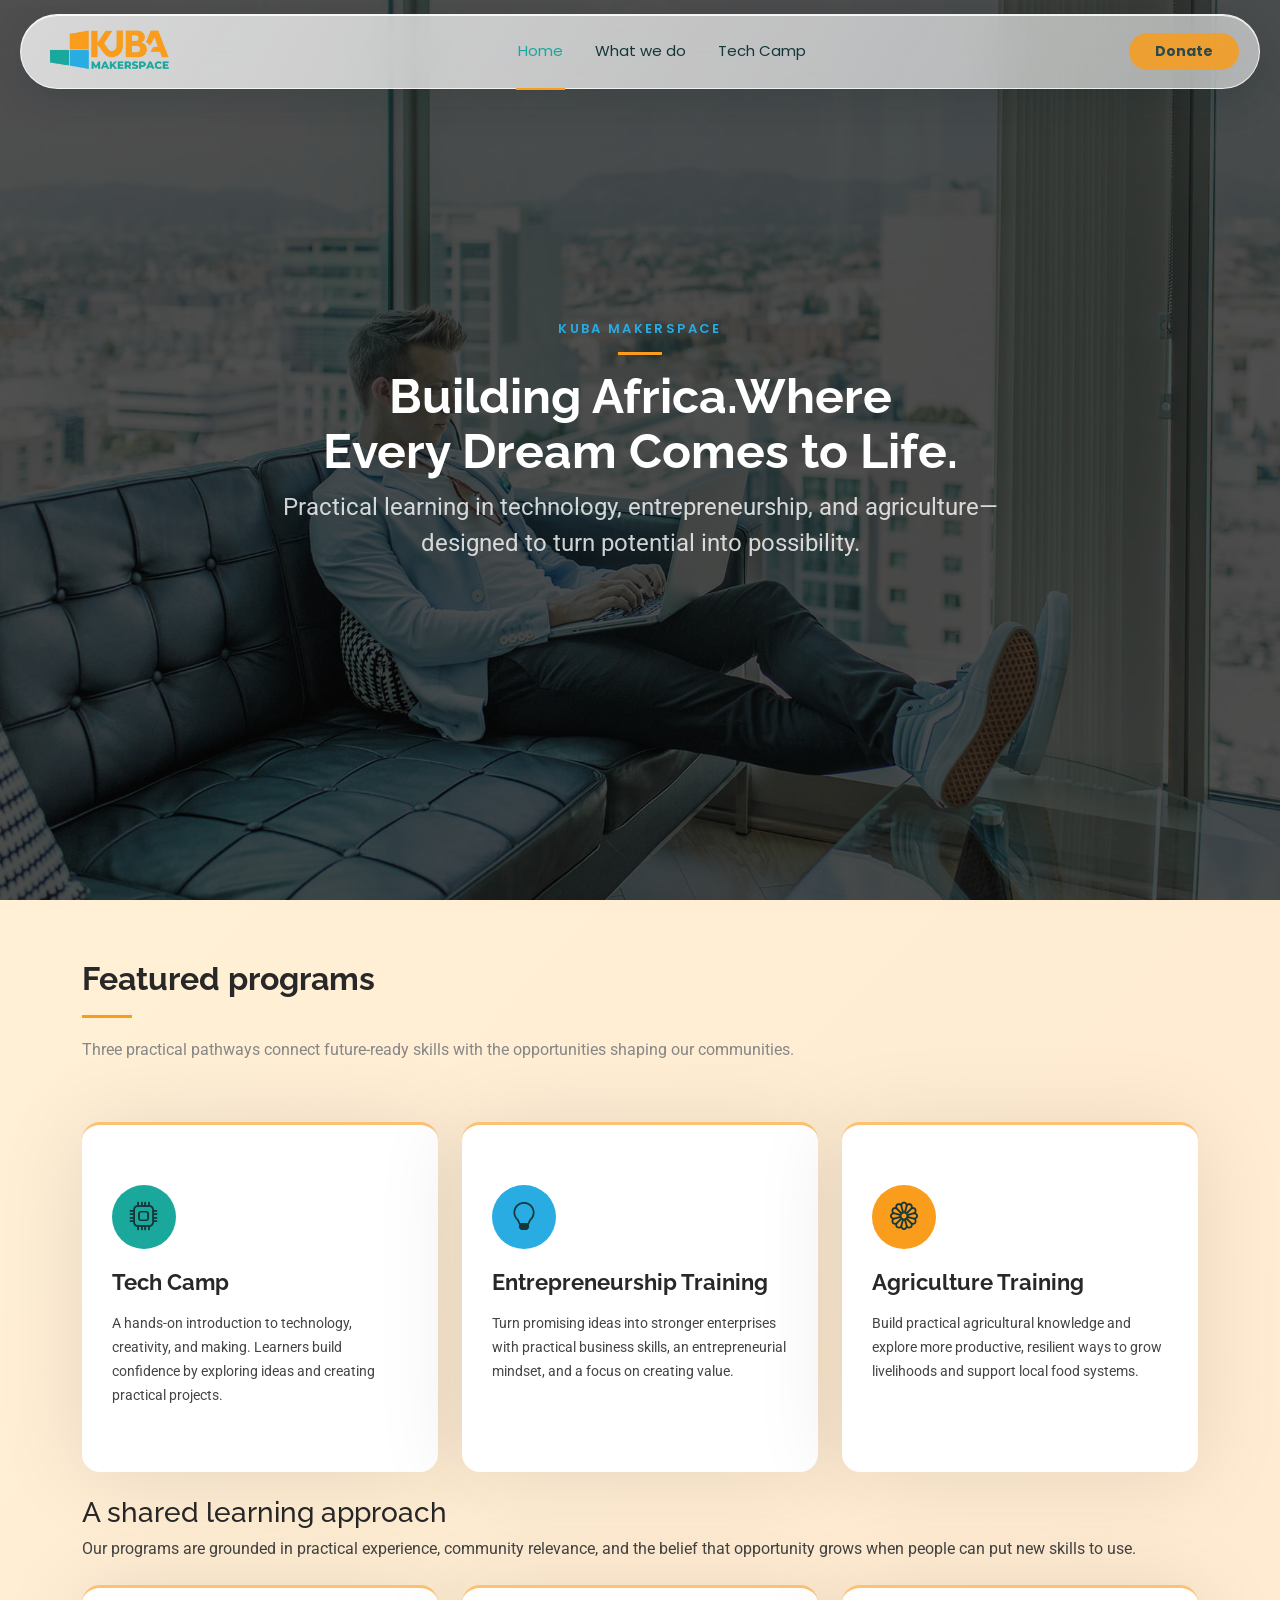
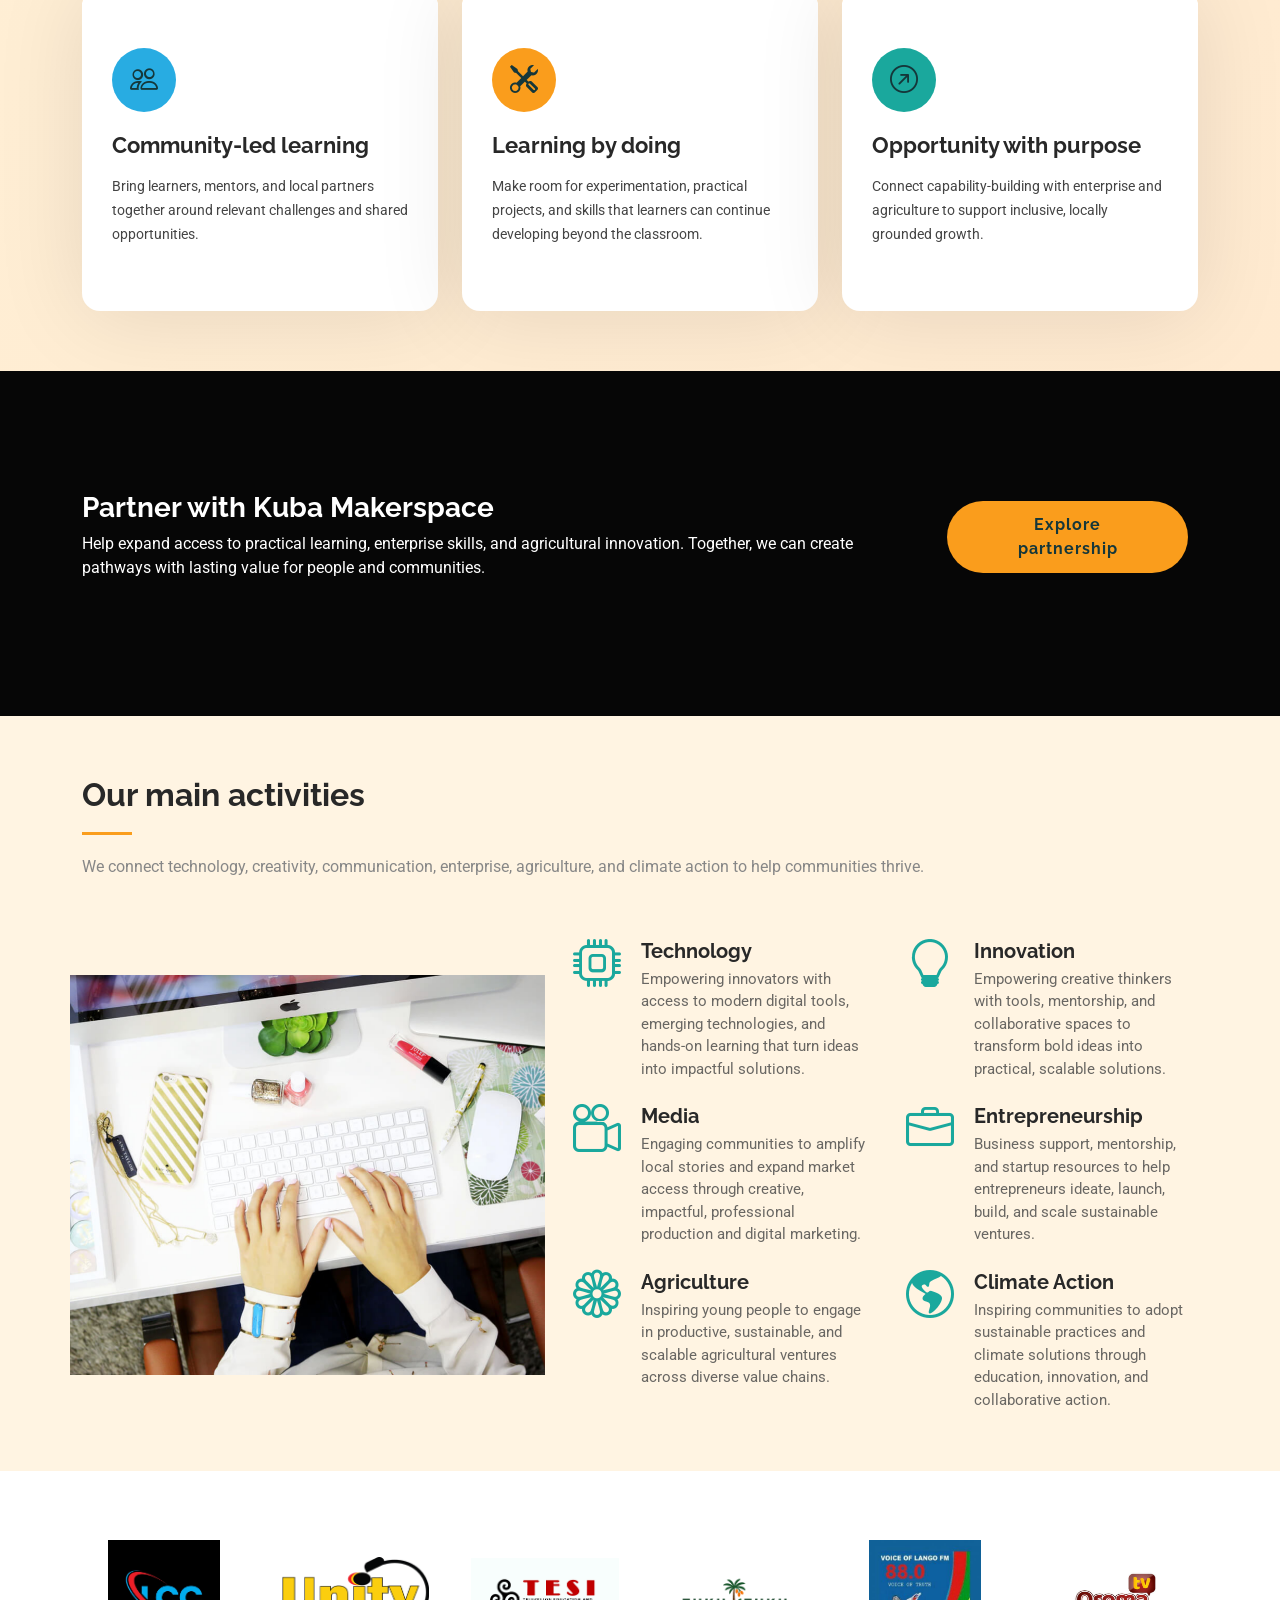
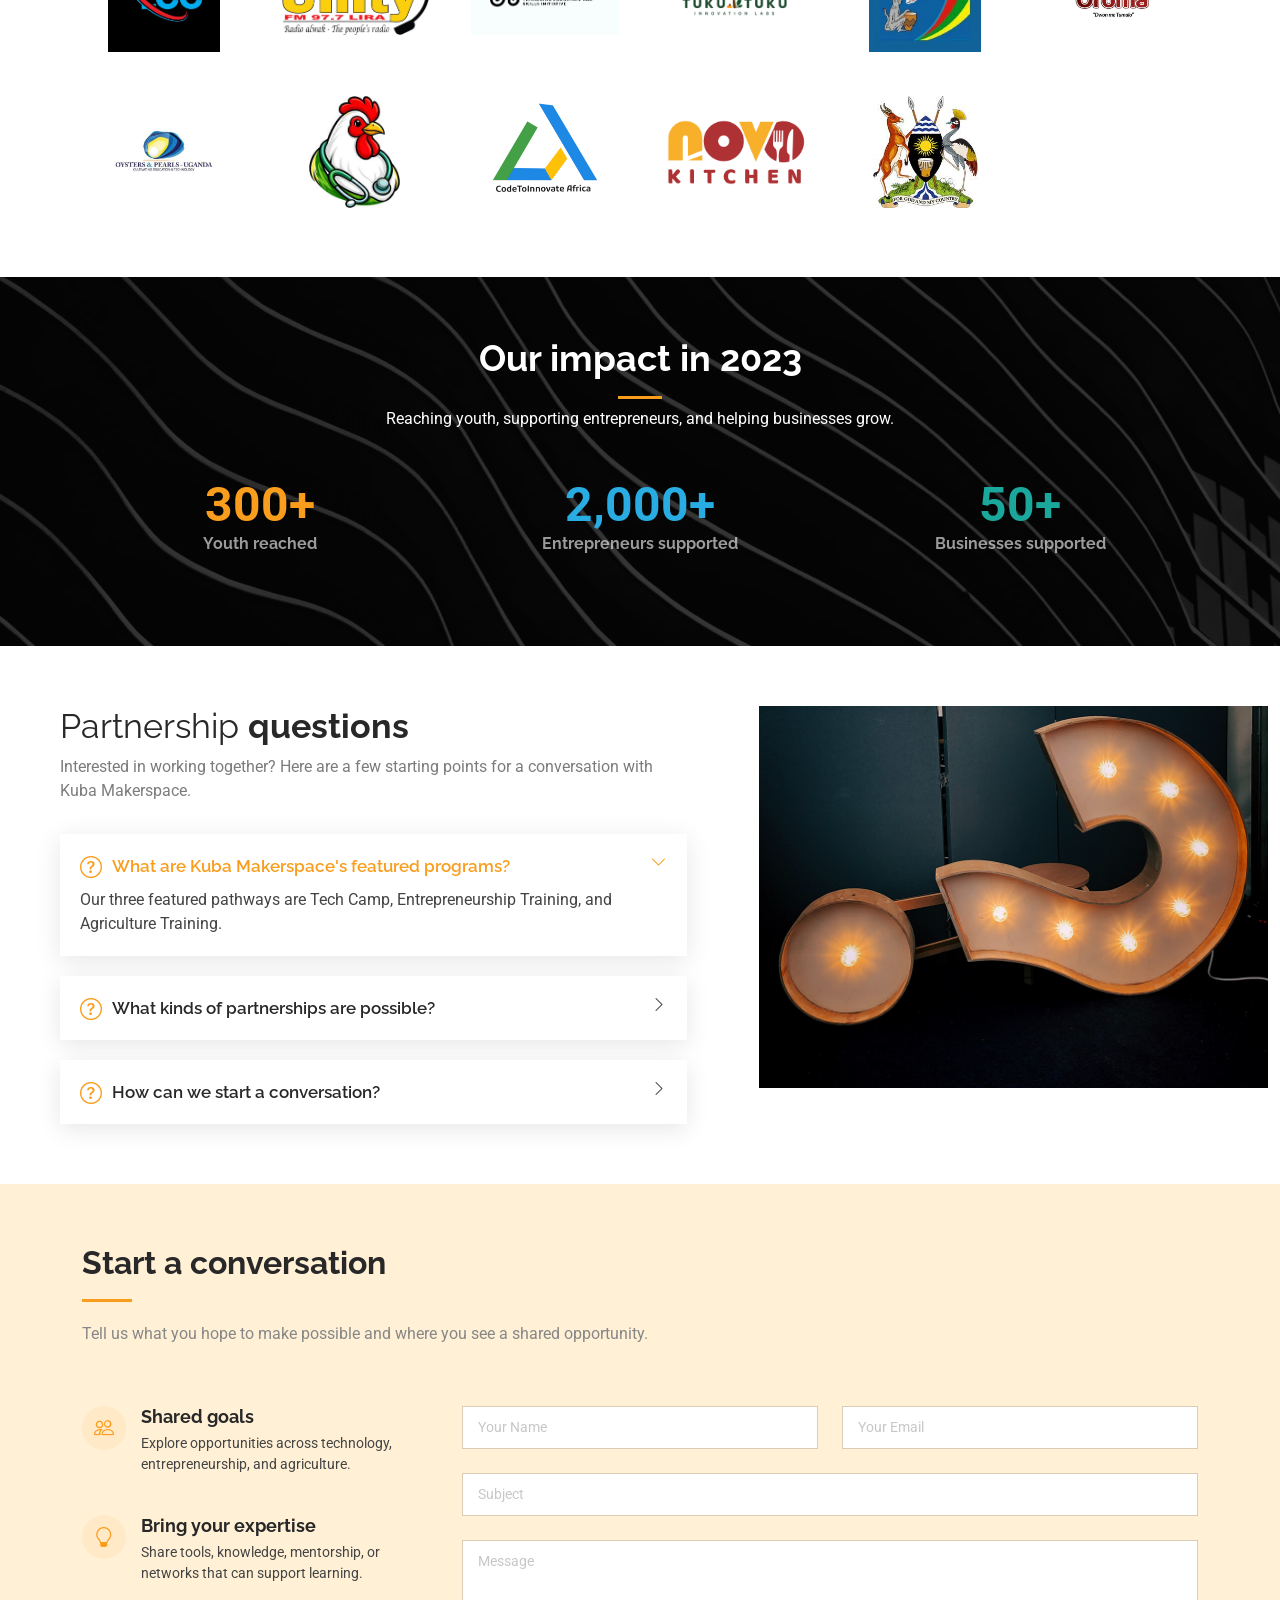
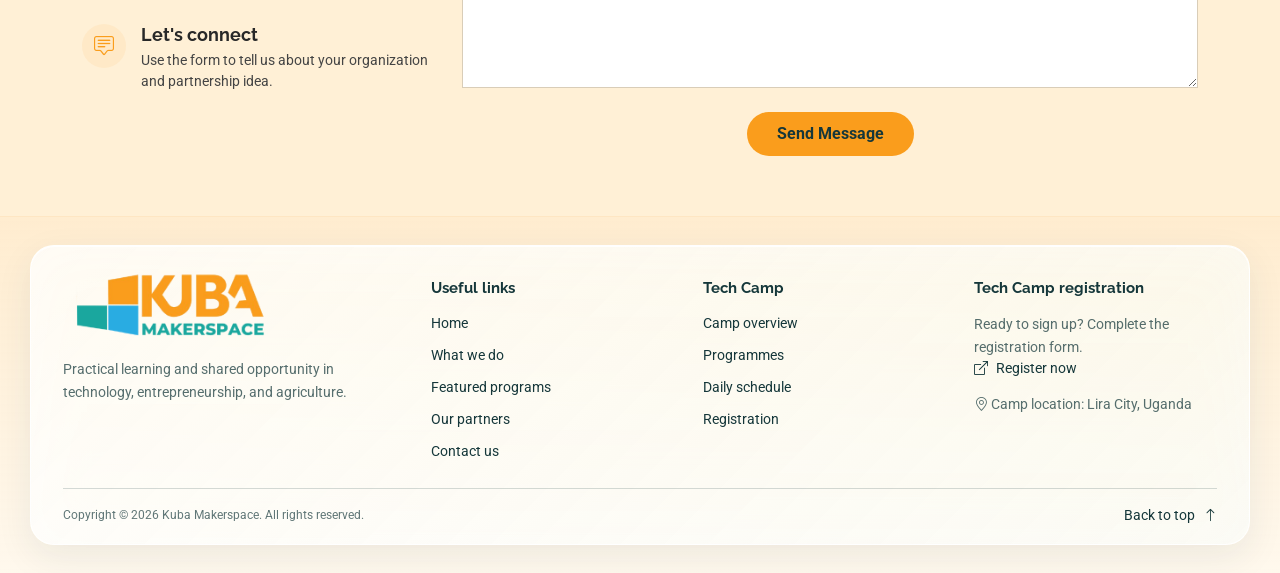
<file: index.html>
<!DOCTYPE html>
<html lang="en">

<head>
  <meta charset="utf-8">
  <meta content="width=device-width, initial-scale=1.0" name="viewport">
  <title>Kuba Makerspace | Tech, Enterprise &amp; Agriculture Skills</title>
  <meta name="description" content="Kuba Makerspace offers hands-on training in technology, entrepreneurship, and agriculture, helping communities build practical skills and enterprise.">
  <meta property="og:type" content="website">
  <meta property="og:locale" content="en_UG">
  <meta property="og:title" content="Kuba Makerspace | Tech, Enterprise &amp; Agriculture Skills">
  <meta property="og:description" content="Build practical skills in technology, entrepreneurship, and agriculture through hands-on learning, enterprise training, and community programmes.">
  <meta name="twitter:card" content="summary">
  <meta name="twitter:title" content="Kuba Makerspace">
  <meta name="twitter:description" content="Practical skills in technology, entrepreneurship, and agriculture through hands-on learning and enterprise training.">
  <script type="application/ld+json">
    {
      "@context": "https://schema.org",
      "@type": "EducationalOrganization",
      "name": "Kuba Makerspace",
      "description": "Kuba Makerspace supports practical learning and skills development in technology, entrepreneurship, and agriculture."
    }
  </script>

  <!-- Fonts -->
  <link href="https://fonts.googleapis.com" rel="preconnect">
  <link href="https://fonts.gstatic.com" rel="preconnect" crossorigin>
  <link href="https://fonts.googleapis.com/css2?family=Roboto:ital,wght@0,100;0,300;0,400;0,500;0,700;0,900;1,100;1,300;1,400;1,500;1,700;1,900&family=Poppins:ital,wght@0,100;0,200;0,300;0,400;0,500;0,600;0,700;0,800;0,900;1,100;1,200;1,300;1,400;1,500;1,600;1,700;1,800;1,900&family=Raleway:ital,wght@0,100;0,200;0,300;0,400;0,500;0,600;0,700;0,800;0,900;1,100;1,200;1,300;1,400;1,500;1,600;1,700;1,800;1,900&display=swap" rel="stylesheet">

  <!-- Vendor CSS Files -->
  <link href="assets/vendor/bootstrap/css/bootstrap.min.css" rel="stylesheet">
  <link href="assets/vendor/bootstrap-icons/bootstrap-icons.css" rel="stylesheet">
  <link href="assets/vendor/aos/aos.css" rel="stylesheet">
  <link href="assets/vendor/glightbox/css/glightbox.min.css" rel="stylesheet">
  <link href="assets/vendor/swiper/swiper-bundle.min.css" rel="stylesheet">

  <!-- Main CSS File -->
  <link href="assets/css/main.css?v=8" rel="stylesheet">
  <link href="assets/css/home.css?v=9" rel="stylesheet">

 
</head>

<body class="index-page">

  <header id="header" class="header d-flex align-items-center fixed-top">
    <div class="container position-relative d-flex align-items-center justify-content-between">

      <a href="index.html" class="logo d-flex align-items-center me-auto me-xl-0">
        <img src="assets/img/Logo/kubalogo.png?v=2" alt="Kuba Makerspace" class="brand-logo">
      </a>

      <nav id="navmenu" class="navmenu">
        <ul>
          <li><a href="#hero" class="active">Home</a></li>
          <li><a href="#features">What we do</a></li>
          <li><a href="blog.html">Tech Camp</a></li>
        </ul>
        <i class="mobile-nav-toggle d-xl-none bi bi-list"></i>
      </nav>

      <button class="cta-btn" type="button" disabled aria-label="Donate (donation link coming soon)">Donate</button>

    </div>
  </header>

  <main class="main">

    <!-- Hero Section -->
    <section id="hero" class="hero section dark-background">

      <img src="assets/img/hero-bg.jpg" alt="" data-aos="fade-in">

      <div class="container d-flex flex-column align-items-center text-center">
        <p class="hero-eyebrow" data-aos="fade-up" data-aos-delay="50">KUBA MAKERSPACE</p>
        <h2 data-aos="fade-up" data-aos-delay="100">Building Africa.Where Every Dream Comes to Life.</h2>
        <p data-aos="fade-up" data-aos-delay="200">
          Practical learning in technology, entrepreneurship, and agriculture—designed to turn potential into possibility.
        </p>
        
      </div>

    </section><!-- /Hero Section -->

  

    <!-- Services Section -->
    <section id="services" class="services section">

      <!-- Section Title -->
      <div class="container section-title" data-aos="fade-up">
        <h2>Featured programs</h2>
        <p>Three practical pathways connect future-ready skills with the opportunities shaping our communities.</p>
      </div><!-- End Section Title -->

      <div class="container">

        <div class="row gy-4">

          <div class="col-lg-4 col-md-6" data-aos="fade-up" data-aos-delay="100">
            <div class="service-item  position-relative">
              <div class="icon">
                <i class="bi bi-cpu"></i>
              </div>
              <a href="blog.html" class="stretched-link">
                <h3>Tech Camp</h3>
              </a>
              <p>A hands-on introduction to technology, creativity, and making. Learners build confidence by exploring ideas and creating practical projects.</p>
            </div>
          </div><!-- End Service Item -->

          <div class="col-lg-4 col-md-6" data-aos="fade-up" data-aos-delay="200">
            <div class="service-item position-relative">
              <div class="icon">
                <i class="bi bi-lightbulb"></i>
              </div>
              <a href="#" class="stretched-link">
                <h3>Entrepreneurship Training</h3>
              </a>
              <p>Turn promising ideas into stronger enterprises with practical business skills, an entrepreneurial mindset, and a focus on creating value.</p>
            </div>
          </div><!-- End Service Item -->

          <div class="col-lg-4 col-md-6" data-aos="fade-up" data-aos-delay="300">
            <div class="service-item position-relative">
              <div class="icon">
                <i class="bi bi-flower1"></i>
              </div>
              <a href="#" class="stretched-link">
                <h3>Agriculture Training</h3>
              </a>
              <p>Build practical agricultural knowledge and explore more productive, resilient ways to grow livelihoods and support local food systems.</p>
            </div>
          </div><!-- End Service Item -->

          <div class="col-12 mt-4">
            <h3 class="mb-2">A shared learning approach</h3>
            <p class="mb-0">Our programs are grounded in practical experience, community relevance, and the belief that opportunity grows when people can put new skills to use.</p>
          </div>

          <div class="col-lg-4 col-md-6" data-aos="fade-up" data-aos-delay="400">
            <div class="service-item position-relative">
              <div class="icon">
                <i class="bi bi-people"></i>
              </div>
              <a href="#" class="stretched-link">
                <h3>Community-led learning</h3>
              </a>
              <p>Bring learners, mentors, and local partners together around relevant challenges and shared opportunities.</p>
              <a href="#" class="stretched-link"></a>
            </div>
          </div><!-- End Service Item -->

          <div class="col-lg-4 col-md-6" data-aos="fade-up" data-aos-delay="500">
            <div class="service-item position-relative">
              <div class="icon">
                <i class="bi bi-tools"></i>
              </div>
              <a href="#" class="stretched-link">
                <h3>Learning by doing</h3>
              </a>
              <p>Make room for experimentation, practical projects, and skills that learners can continue developing beyond the classroom.</p>
              <a href="#" class="stretched-link"></a>
            </div>
          </div><!-- End Service Item -->

          <div class="col-lg-4 col-md-6" data-aos="fade-up" data-aos-delay="600">
            <div class="service-item position-relative">
              <div class="icon">
                <i class="bi bi-arrow-up-right-circle"></i>
              </div>
              <a href="#" class="stretched-link">
                <h3>Opportunity with purpose</h3>
              </a>
              <p>Connect capability-building with enterprise and agriculture to support inclusive, locally grounded growth.</p>
              <a href="#" class="stretched-link"></a>
            </div>
          </div><!-- End Service Item -->

        </div>

      </div>

    </section><!-- /Services Section -->

    <!-- Call To Action Section -->
    <section id="call-to-action" class="call-to-action section dark-background">

      <img src="assets/img/cta-bg.jpg" alt="">

      <div class="container">

        <div class="row" data-aos="zoom-in" data-aos-delay="100">
          <div class="col-xl-9 text-center text-xl-start">
            <h3>Partner with Kuba Makerspace</h3>
            <p>Help expand access to practical learning, enterprise skills, and agricultural innovation. Together, we can create pathways with lasting value for people and communities.</p>
          </div>
          <div class="col-xl-3 cta-btn-container text-center">
            <a class="cta-btn align-middle" href="#">Explore partnership</a>
          </div>
        </div>

      </div>

    </section><!-- /Call To Action Section -->

    <!-- Features Section -->
    <section id="features" class="features section">

      <div class="container section-title" data-aos="fade-up">
        <h2>Our main activities</h2>
        <p>We connect technology, creativity, communication, enterprise, agriculture, and climate action to help communities thrive.</p>
      </div>

      <div class="container">

        <div class="row gy-4 align-items-center">

          <div class="features-image col-lg-5 order-lg-1" data-aos="fade-up" data-aos-delay="100"><img src="assets/img/features-bg.jpg" alt=""></div>

          <div class="col-lg-7 order-lg-2">
            <div class="row gy-4">

              <div class="col-md-6" data-aos="fade-up" data-aos-delay="200">
                <div class="features-item d-flex ps-0 ps-lg-3">
                  <i class="bi bi-cpu flex-shrink-0"></i>
                  <div>
                    <h4>Technology</h4>
                    <p>Empowering innovators with access to modern digital tools, emerging technologies, and hands-on learning that turn ideas into impactful solutions.</p>
                  </div>
                </div>
              </div>

              <div class="col-md-6" data-aos="fade-up" data-aos-delay="250">
                <div class="features-item d-flex ps-0 ps-lg-3">
                  <i class="bi bi-lightbulb flex-shrink-0"></i>
                  <div>
                    <h4>Innovation</h4>
                    <p>Empowering creative thinkers with tools, mentorship, and collaborative spaces to transform bold ideas into practical, scalable solutions.</p>
                  </div>
                </div>
              </div>

              <div class="col-md-6" data-aos="fade-up" data-aos-delay="300">
                <div class="features-item d-flex ps-0 ps-lg-3">
                  <i class="bi bi-camera-reels flex-shrink-0"></i>
                  <div>
                    <h4>Media</h4>
                    <p>Engaging communities to amplify local stories and expand market access through creative, impactful, professional production and digital marketing.</p>
                  </div>
                </div>
              </div>

              <div class="col-md-6" data-aos="fade-up" data-aos-delay="350">
                <div class="features-item d-flex ps-0 ps-lg-3">
                  <i class="bi bi-briefcase flex-shrink-0"></i>
                  <div>
                    <h4>Entrepreneurship</h4>
                    <p>Business support, mentorship, and startup resources to help entrepreneurs ideate, launch, build, and scale sustainable ventures.</p>
                  </div>
                </div>
              </div>

              <div class="col-md-6" data-aos="fade-up" data-aos-delay="400">
                <div class="features-item d-flex ps-0 ps-lg-3">
                  <i class="bi bi-flower1 flex-shrink-0"></i>
                  <div>
                    <h4>Agriculture</h4>
                    <p>Inspiring young people to engage in productive, sustainable, and scalable agricultural ventures across diverse value chains.</p>
                  </div>
                </div>
              </div>

              <div class="col-md-6" data-aos="fade-up" data-aos-delay="450">
                <div class="features-item d-flex ps-0 ps-lg-3">
                  <i class="bi bi-globe-americas flex-shrink-0"></i>
                  <div>
                    <h4>Climate Action</h4>
                    <p>Inspiring communities to adopt sustainable practices and climate solutions through education, innovation, and collaborative action.</p>
                  </div>
                </div>
              </div>

            </div>
          </div>

        </div>

      </div>

    </section><!-- /Features Section -->

    <!-- Partners Section -->
    <section id="clients" class="clients section">

      <div class="container" data-aos="fade-up" data-aos-delay="100">

        <div class="clients-wrap">

          <div class="client-logo">
            <img src="assets/img/Logo/LCC logo.jpg" class="img-fluid" alt="LCC logo">
          </div><!-- End Logo Item -->

          <div class="client-logo">
            <img src="assets/img/Logo/Unity fm logo.png" class="img-fluid" alt="Unity FM logo">
          </div><!-- End Logo Item -->

          <div class="client-logo">
            <img src="assets/img/Logo/TESI Logo.png" class="img-fluid" alt="TESI logo">
          </div><!-- End Logo Item -->

          <div class="client-logo">
            <img src="assets/img/Logo/Tuku-Tuku Logo Full Color.png" class="img-fluid" alt="Tuku-Tuku logo">
          </div><!-- End Logo Item -->

          <div class="client-logo">
            <img src="assets/img/Logo/Voice of Lango Logo.jpeg" class="img-fluid" alt="Voice of Lango logo">
          </div><!-- End Logo Item -->

          <div class="client-logo">
            <img src="assets/img/Logo/Oroma tv.jpeg" class="img-fluid" alt="Oroma TV logo">
          </div><!-- End Logo Item -->

          <div class="client-logo">
            <img src="assets/img/Logo/O &amp; P Uganda.jpeg" class="img-fluid" alt="O and P Uganda logo">
          </div><!-- End Logo Item -->

          <div class="client-logo">
            <img src="assets/img/Logo/Smart Vet Africa.jpeg" class="img-fluid" alt="Smart Vet Africa logo">
          </div><!-- End Logo Item -->

          <div class="client-logo">
            <img src="assets/img/Logo/Code To Innovate.png" class="img-fluid" alt="Code To Innovate logo">
          </div><!-- End Logo Item -->

          <div class="client-logo">
            <img src="assets/img/Logo/Novo kitchen Logo.PNG" class="img-fluid" alt="Novo Kitchen logo">
          </div><!-- End Logo Item -->

          <div class="client-logo">
            <img src="assets/img/Logo/Cote of Arm.jpeg" class="img-fluid" alt="Coat of Arms logo">
          </div><!-- End Logo Item -->

          <!-- <div class="client-logo">
            <img src="assets/img/Logo/Black and White Modern Studio Logo.png" class="img-fluid" alt="Modern Studio logo">
          </div> -->
          <!-- End Logo Item -->

        </div>

      </div>

    </section><!-- /Partners Section -->

    <!-- Stats Section -->
    <section id="stats" class="stats section dark-background">

      <img src="assets/img/stats-bg.jpg" alt="" data-aos="fade-in">

      <div class="container position-relative" data-aos="fade-up" data-aos-delay="100">

        <div class="subheading">
          <h3>Our impact in 2023</h3>
          <p>Reaching youth, supporting entrepreneurs, and helping businesses grow.</p>
        </div>

        <div class="row gy-4">

          <div class="col-lg-4 col-md-6">
            <div class="stats-item text-center w-100 h-100">
              <span>300+</span>
              <p>Youth reached</p>
            </div>
          </div><!-- End Stats Item -->

          <div class="col-lg-4 col-md-6">
            <div class="stats-item text-center w-100 h-100">
              <span>2,000+</span>
              <p>Entrepreneurs supported</p>
            </div>
          </div><!-- End Stats Item -->

          <div class="col-lg-4 col-md-6">
            <div class="stats-item text-center w-100 h-100">
              <span>50+</span>
              <p>Businesses supported</p>
            </div>
          </div><!-- End Stats Item -->

        </div>

      </div>

    </section><!-- /Stats Section -->

   


    <!-- Faq Section -->
    <section id="faq" class="faq section">

      <div class="container-fluid">

        <div class="row gy-4">

          <div class="col-lg-7 d-flex flex-column justify-content-center order-2 order-lg-1">

            <div class="content px-xl-5" data-aos="fade-up" data-aos-delay="100">
              <h3><span>Partnership </span><strong>questions</strong></h3>
              <p>
                Interested in working together? Here are a few starting points for a conversation with Kuba Makerspace.
              </p>
            </div>

            <div class="faq-container px-xl-5" data-aos="fade-up" data-aos-delay="200">

              <div class="faq-item faq-active">
                <i class="faq-icon bi bi-question-circle"></i>
                <h3>What are Kuba Makerspace's featured programs?</h3>
                <div class="faq-content">
                  <p>Our three featured pathways are Tech Camp, Entrepreneurship Training, and Agriculture Training.</p>
                </div>
                <i class="faq-toggle bi bi-chevron-right"></i>
              </div><!-- End Faq item-->

              <div class="faq-item">
                <i class="faq-icon bi bi-question-circle"></i>
                <h3>What kinds of partnerships are possible?</h3>
                <div class="faq-content">
                  <p>Partners can explore contributing tools, expertise, mentorship, networks, or support for program development. The right approach depends on shared goals and community needs.</p>
                </div>
                <i class="faq-toggle bi bi-chevron-right"></i>
              </div><!-- End Faq item-->

              <div class="faq-item">
                <i class="faq-icon bi bi-question-circle"></i>
                <h3>How can we start a conversation?</h3>
                <div class="faq-content">
                  <p>Use the contact form below to introduce your organization, the opportunity you have in mind, and the program area you would like to explore.</p>
                </div>
                <div class="faq-content">
                 
                </div>
                <i class="faq-toggle bi bi-chevron-right"></i>
              </div><!-- End Faq item-->

            </div>

          </div>

          <div class="col-lg-5 order-1 order-lg-2">
            <img src="assets/img/faq.jpg" class="img-fluid" alt="" data-aos="zoom-in" data-aos-delay="100">
          </div>
        </div>

      </div>

    </section><!-- /Faq Section -->

 

    <!-- Contact Section -->
    <section id="contact" class="contact section light-background">

      <!-- Section Title -->
      <div class="container section-title" data-aos="fade-up">
        <h2>Start a conversation</h2>
        <p>Tell us what you hope to make possible and where you see a shared opportunity.</p>
      </div><!-- End Section Title -->

      <div class="container" data-aos="fade" data-aos-delay="100">

        <div class="row gy-4">

          <div class="col-lg-4">
            <div class="info-item d-flex" data-aos="fade-up" data-aos-delay="200">
              <i class="bi bi-people flex-shrink-0"></i>
              <div>
                <h3>Shared goals</h3>
                <p>Explore opportunities across technology, entrepreneurship, and agriculture.</p>
              </div>
            </div><!-- End Info Item -->

            <div class="info-item d-flex" data-aos="fade-up" data-aos-delay="300">
              <i class="bi bi-lightbulb flex-shrink-0"></i>
              <div>
                <h3>Bring your expertise</h3>
                <p>Share tools, knowledge, mentorship, or networks that can support learning.</p>
              </div>
            </div><!-- End Info Item -->

            <div class="info-item d-flex" data-aos="fade-up" data-aos-delay="400">
              <i class="bi bi-chat-square-text flex-shrink-0"></i>
              <div>
                <h3>Let's connect</h3>
                <p>Use the form to tell us about your organization and partnership idea.</p>
              </div>
            </div><!-- End Info Item -->

          </div>

          <div class="col-lg-8">
            <form action="forms/contact.php" method="post" class="php-email-form" data-aos="fade-up" data-aos-delay="200">
              <div class="row gy-4">

                <div class="col-md-6">
                  <input type="text" name="name" class="form-control" placeholder="Your Name" required="">
                </div>

                <div class="col-md-6 ">
                  <input type="email" class="form-control" name="email" placeholder="Your Email" required="">
                </div>

                <div class="col-md-12">
                  <input type="text" class="form-control" name="subject" placeholder="Subject" required="">
                </div>

                <div class="col-md-12">
                  <textarea class="form-control" name="message" rows="6" placeholder="Message" required=""></textarea>
                </div>

                <div class="col-md-12 text-center">
                  <div class="loading">Loading</div>
                  <div class="error-message"></div>
                  <div class="sent-message">Your message has been sent. Thank you!</div>

                  <button type="submit">Send Message</button>
                </div>

              </div>
            </form>
          </div><!-- End Contact Form -->

        </div>

      </div>

    </section><!-- /Contact Section -->

  </main>

  <footer id="footer" class="footer dark-background">
    <div class="container">
      <div class="footer-content">
        <div class="footer-brand">
          <img src="assets/img/Logo/kubalogo.png?v=2" alt="Kuba Makerspace" class="footer-brand-logo">
          <p>Practical learning and shared opportunity in technology, entrepreneurship, and agriculture.</p>
        </div>
        <div class="footer-column">
          <h4>Useful links</h4>
          <ul class="footer-links">
            <li><a href="index.html#hero">Home</a></li>
            <li><a href="index.html#features">What we do</a></li>
            <li><a href="index.html#services">Featured programs</a></li>
            <li><a href="index.html#clients">Our partners</a></li>
            <li><a href="index.html#contact">Contact us</a></li>
          </ul>
        </div>
        <div class="footer-column">
          <h4>Tech Camp</h4>
          <ul class="footer-links">
            <li><a href="blog.html#camp-hero">Camp overview</a></li>
            <li><a href="blog.html#programmes">Programmes</a></li>
            <li><a href="blog.html#daily-schedule">Daily schedule</a></li>
            <li><a href="blog.html#registration">Registration</a></li>
          </ul>
        </div>
        <div class="footer-column footer-contact">
          <h4>Tech Camp registration</h4>
          <p>Ready to sign up? Complete the registration form.</p>
          <a class="footer-register-link" href="https://bit.ly/3UTXqRL" target="_blank" rel="noopener noreferrer">
            <i class="bi bi-box-arrow-up-right" aria-hidden="true"></i> Register now
          </a>
          <p class="footer-location"><i class="bi bi-geo-alt" aria-hidden="true"></i> Camp location: Lira City, Uganda</p>
        </div>
      </div>
      <div class="footer-bottom">
        <p class="copyright">Copyright &copy; 2026 Kuba Makerspace. All rights reserved.</p>
        <a class="footer-back-to-top" href="index.html#hero">Back to top <i class="bi bi-arrow-up" aria-hidden="true"></i></a>
      </div>
    </div>
  </footer>

  <!-- Scroll Top -->
  <a href="#" id="scroll-top" class="scroll-top d-flex align-items-center justify-content-center"><i class="bi bi-arrow-up-short"></i></a>

  <!-- Preloader -->
  <div id="preloader"></div>

  <!-- Vendor JS Files -->
  <script src="assets/vendor/bootstrap/js/bootstrap.bundle.min.js"></script>
  <script src="assets/vendor/php-email-form/validate.js"></script>
  <script src="assets/vendor/aos/aos.js"></script>
  <script src="assets/vendor/glightbox/js/glightbox.min.js"></script>
  <script src="assets/vendor/purecounter/purecounter_vanilla.js"></script>
  <script src="assets/vendor/imagesloaded/imagesloaded.pkgd.min.js"></script>
  <script src="assets/vendor/isotope-layout/isotope.pkgd.min.js"></script>
  <script src="assets/vendor/swiper/swiper-bundle.min.js"></script>

  <!-- Main JS File -->
  <script src="assets/js/main.js"></script>

</body>

</html>
</file>
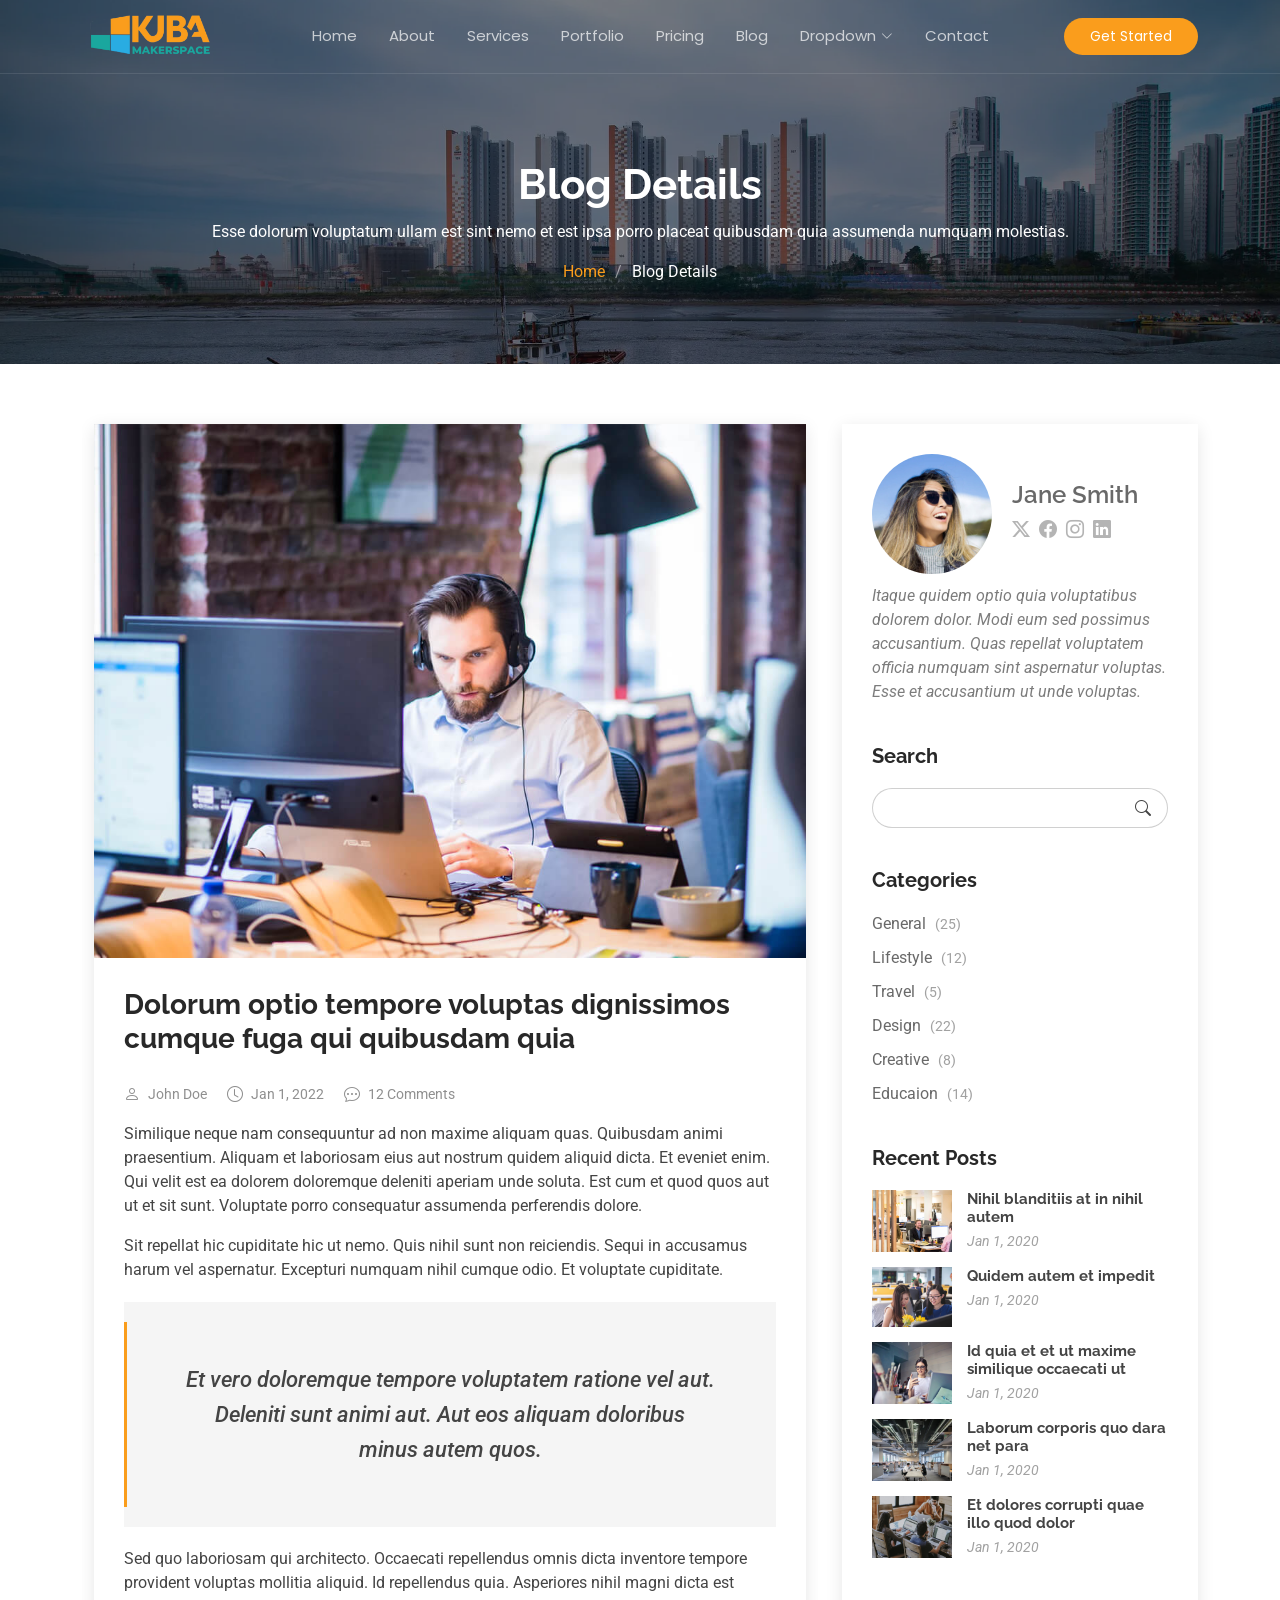
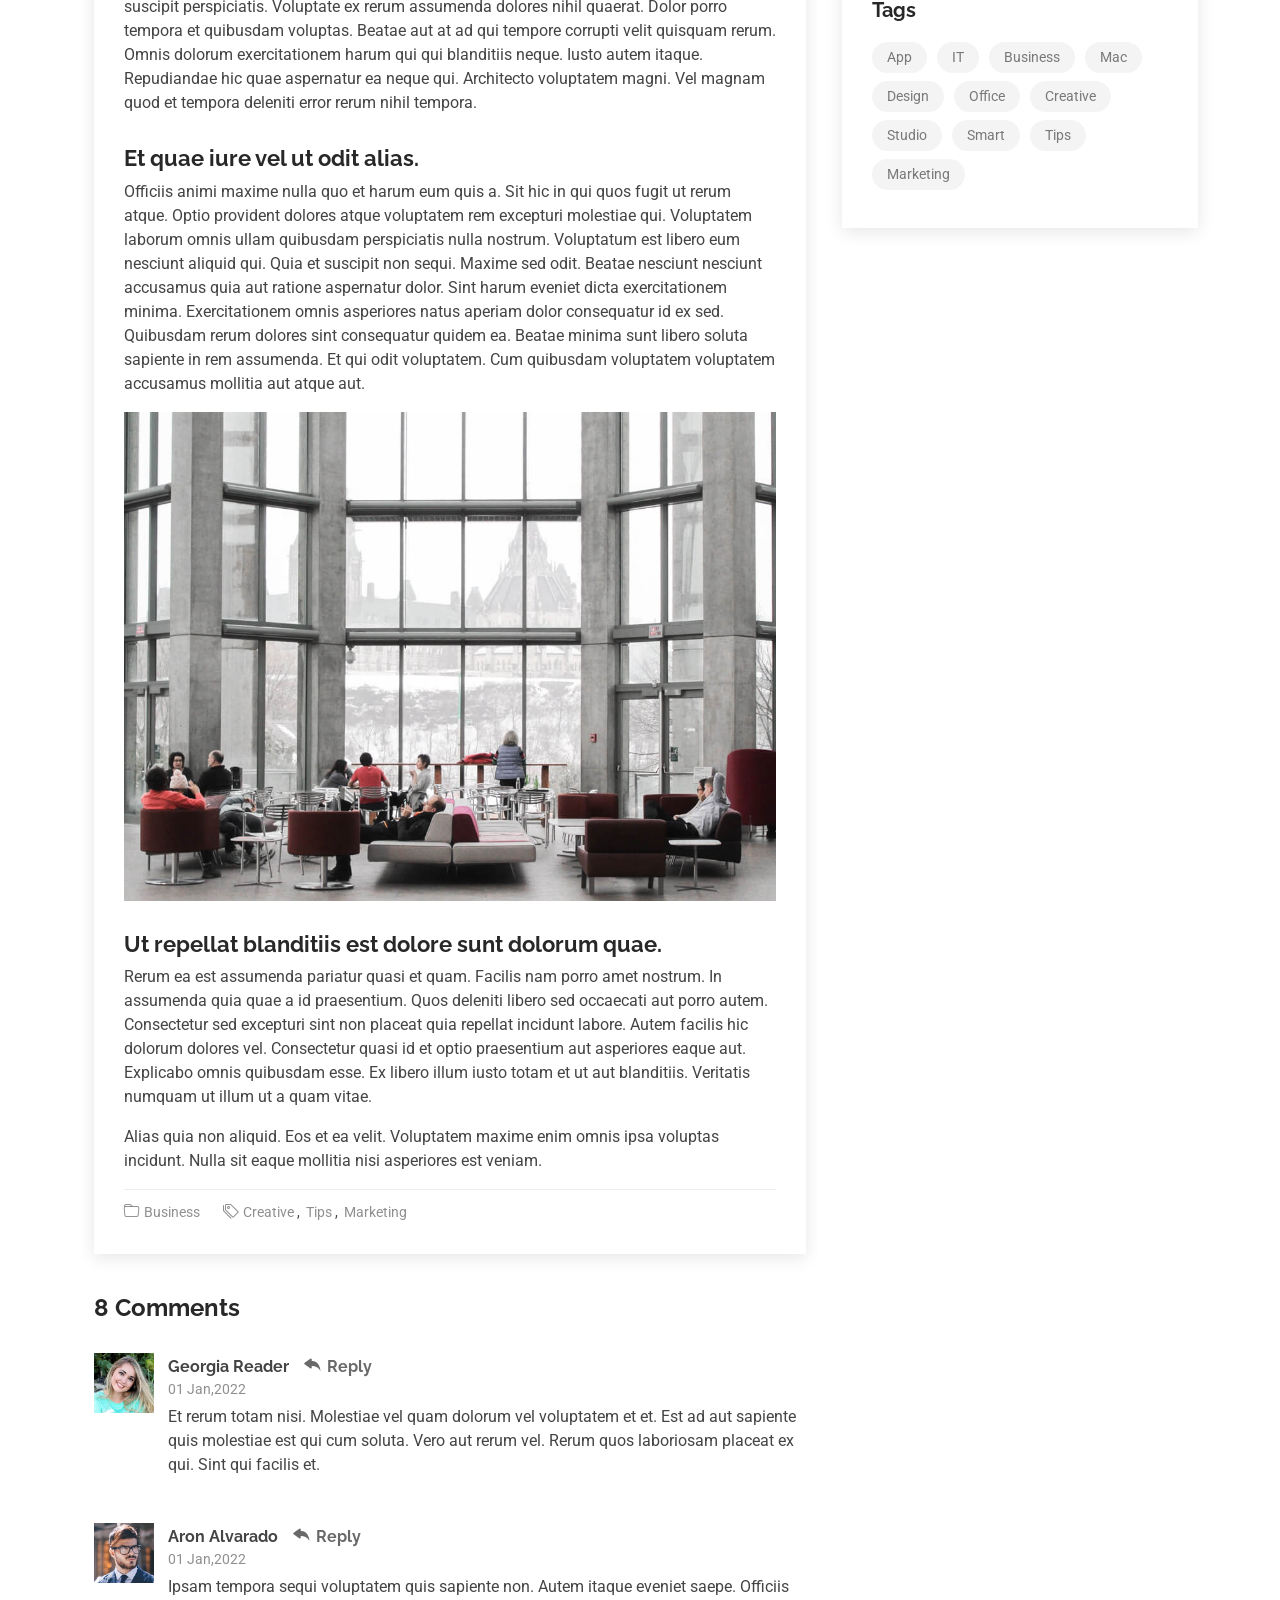
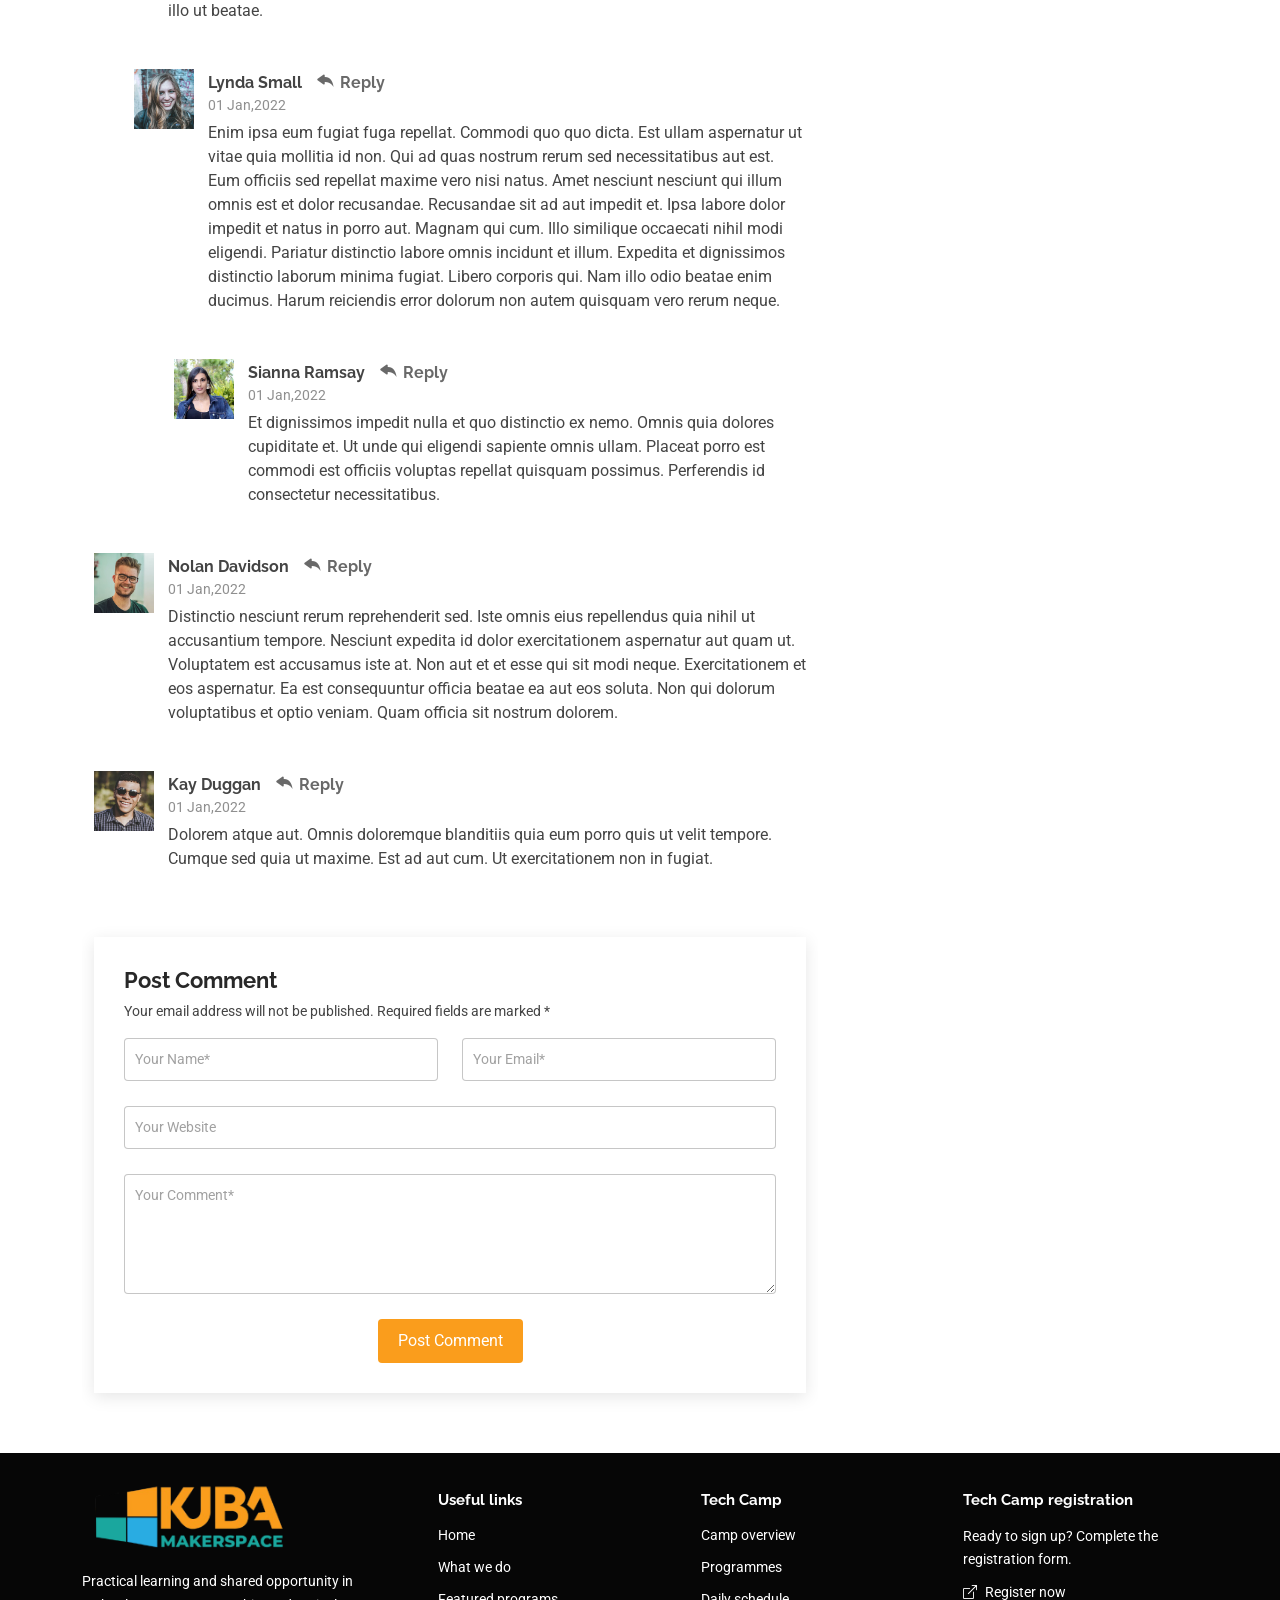
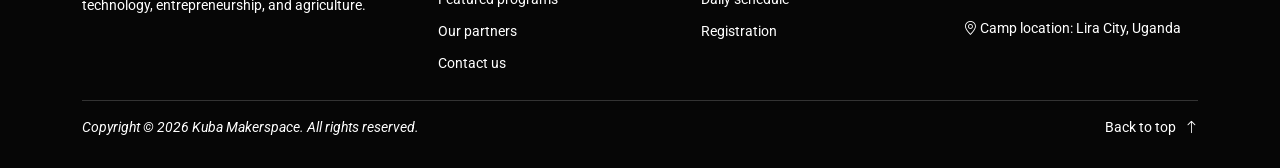
<file: blog-details.html>
<!DOCTYPE html>
<html lang="en">

<head>
  <meta charset="utf-8">
  <meta content="width=device-width, initial-scale=1.0" name="viewport">
  <title>Blog Details - KnightOne Bootstrap Template</title>
  <meta name="description" content="">
  <meta name="keywords" content="">

  <!-- Favicons -->
  <link href="assets/img/favicon.png" rel="icon">
  <link href="assets/img/apple-touch-icon.png" rel="apple-touch-icon">

  <!-- Fonts -->
  <link href="https://fonts.googleapis.com" rel="preconnect">
  <link href="https://fonts.gstatic.com" rel="preconnect" crossorigin>
  <link href="https://fonts.googleapis.com/css2?family=Roboto:ital,wght@0,100;0,300;0,400;0,500;0,700;0,900;1,100;1,300;1,400;1,500;1,700;1,900&family=Poppins:ital,wght@0,100;0,200;0,300;0,400;0,500;0,600;0,700;0,800;0,900;1,100;1,200;1,300;1,400;1,500;1,600;1,700;1,800;1,900&family=Raleway:ital,wght@0,100;0,200;0,300;0,400;0,500;0,600;0,700;0,800;0,900;1,100;1,200;1,300;1,400;1,500;1,600;1,700;1,800;1,900&display=swap" rel="stylesheet">

  <!-- Vendor CSS Files -->
  <link href="assets/vendor/bootstrap/css/bootstrap.min.css" rel="stylesheet">
  <link href="assets/vendor/bootstrap-icons/bootstrap-icons.css" rel="stylesheet">
  <link href="assets/vendor/aos/aos.css" rel="stylesheet">
  <link href="assets/vendor/glightbox/css/glightbox.min.css" rel="stylesheet">
  <link href="assets/vendor/swiper/swiper-bundle.min.css" rel="stylesheet">

  <!-- Main CSS File -->
  <link href="assets/css/main.css?v=7" rel="stylesheet">

  <!-- =======================================================
  * Template Name: KnightOne
  * Template URL: https://bootstrapmade.com/knight-simple-one-page-bootstrap-template/
  * Updated: Oct 16 2024 with Bootstrap v5.3.3
  * Author: BootstrapMade.com
  * License: https://bootstrapmade.com/license/
  ======================================================== -->
</head>

<body class="blog-details-page">

  <header id="header" class="header d-flex align-items-center fixed-top">
    <div class="container position-relative d-flex align-items-center justify-content-between">

      <a href="index.html" class="logo d-flex align-items-center me-auto me-xl-0">
        <img src="assets/img/Logo/kubalogo.png?v=2" alt="Kuba Makerspace" class="brand-logo">
      </a>

      <nav id="navmenu" class="navmenu">
        <ul>
          <li><a href="#hero">Home</a></li>
          <li><a href="#about">About</a></li>
          <li><a href="#services">Services</a></li>
          <li><a href="#portfolio">Portfolio</a></li>
          <li><a href="#pricing">Pricing</a></li>
          <li><a href="blog.html">Blog</a></li>
          <li class="dropdown"><a href="#"><span>Dropdown</span> <i class="bi bi-chevron-down toggle-dropdown"></i></a>
            <ul>
              <li><a href="#">Dropdown 1</a></li>
              <li class="dropdown"><a href="#"><span>Deep Dropdown</span> <i class="bi bi-chevron-down toggle-dropdown"></i></a>
                <ul>
                  <li><a href="#">Deep Dropdown 1</a></li>
                  <li><a href="#">Deep Dropdown 2</a></li>
                  <li><a href="#">Deep Dropdown 3</a></li>
                  <li><a href="#">Deep Dropdown 4</a></li>
                  <li><a href="#">Deep Dropdown 5</a></li>
                </ul>
              </li>
              <li><a href="#">Dropdown 2</a></li>
              <li><a href="#">Dropdown 3</a></li>
              <li><a href="#">Dropdown 4</a></li>
            </ul>
          </li>
          <li><a href="#contact">Contact</a></li>
        </ul>
        <i class="mobile-nav-toggle d-xl-none bi bi-list"></i>
      </nav>

      <a class="cta-btn" href="#about">Get Started</a>

    </div>
  </header>

  <main class="main">

    <!-- Page Title -->
    <div class="page-title dark-background" data-aos="fade" style="background-image: url(assets/img/page-title-bg.webp);">
      <div class="container position-relative">
        <h1>Blog Details</h1>
        <p>Esse dolorum voluptatum ullam est sint nemo et est ipsa porro placeat quibusdam quia assumenda numquam molestias.</p>
        <nav class="breadcrumbs">
          <ol>
            <li><a href="index.html">Home</a></li>
            <li class="current">Blog Details</li>
          </ol>
        </nav>
      </div>
    </div><!-- End Page Title -->

    <div class="container">
      <div class="row">

        <div class="col-lg-8">

          <!-- Blog Details Section -->
          <section id="blog-details" class="blog-details section">
            <div class="container">

              <article class="article">

                <div class="post-img">
                  <img src="assets/img/blog/blog-1.jpg" alt="" class="img-fluid">
                </div>

                <h2 class="title">Dolorum optio tempore voluptas dignissimos cumque fuga qui quibusdam quia</h2>

                <div class="meta-top">
                  <ul>
                    <li class="d-flex align-items-center"><i class="bi bi-person"></i> <a href="blog-details.html">John Doe</a></li>
                    <li class="d-flex align-items-center"><i class="bi bi-clock"></i> <a href="blog-details.html"><time datetime="2020-01-01">Jan 1, 2022</time></a></li>
                    <li class="d-flex align-items-center"><i class="bi bi-chat-dots"></i> <a href="blog-details.html">12 Comments</a></li>
                  </ul>
                </div><!-- End meta top -->

                <div class="content">
                  <p>
                    Similique neque nam consequuntur ad non maxime aliquam quas. Quibusdam animi praesentium. Aliquam et laboriosam eius aut nostrum quidem aliquid dicta.
                    Et eveniet enim. Qui velit est ea dolorem doloremque deleniti aperiam unde soluta. Est cum et quod quos aut ut et sit sunt. Voluptate porro consequatur assumenda perferendis dolore.
                  </p>

                  <p>
                    Sit repellat hic cupiditate hic ut nemo. Quis nihil sunt non reiciendis. Sequi in accusamus harum vel aspernatur. Excepturi numquam nihil cumque odio. Et voluptate cupiditate.
                  </p>

                  <blockquote>
                    <p>
                      Et vero doloremque tempore voluptatem ratione vel aut. Deleniti sunt animi aut. Aut eos aliquam doloribus minus autem quos.
                    </p>
                  </blockquote>

                  <p>
                    Sed quo laboriosam qui architecto. Occaecati repellendus omnis dicta inventore tempore provident voluptas mollitia aliquid. Id repellendus quia. Asperiores nihil magni dicta est suscipit perspiciatis. Voluptate ex rerum assumenda dolores nihil quaerat.
                    Dolor porro tempora et quibusdam voluptas. Beatae aut at ad qui tempore corrupti velit quisquam rerum. Omnis dolorum exercitationem harum qui qui blanditiis neque.
                    Iusto autem itaque. Repudiandae hic quae aspernatur ea neque qui. Architecto voluptatem magni. Vel magnam quod et tempora deleniti error rerum nihil tempora.
                  </p>

                  <h3>Et quae iure vel ut odit alias.</h3>
                  <p>
                    Officiis animi maxime nulla quo et harum eum quis a. Sit hic in qui quos fugit ut rerum atque. Optio provident dolores atque voluptatem rem excepturi molestiae qui. Voluptatem laborum omnis ullam quibusdam perspiciatis nulla nostrum. Voluptatum est libero eum nesciunt aliquid qui.
                    Quia et suscipit non sequi. Maxime sed odit. Beatae nesciunt nesciunt accusamus quia aut ratione aspernatur dolor. Sint harum eveniet dicta exercitationem minima. Exercitationem omnis asperiores natus aperiam dolor consequatur id ex sed. Quibusdam rerum dolores sint consequatur quidem ea.
                    Beatae minima sunt libero soluta sapiente in rem assumenda. Et qui odit voluptatem. Cum quibusdam voluptatem voluptatem accusamus mollitia aut atque aut.
                  </p>
                  <img src="assets/img/blog/blog-inside-post.jpg" class="img-fluid" alt="">

                  <h3>Ut repellat blanditiis est dolore sunt dolorum quae.</h3>
                  <p>
                    Rerum ea est assumenda pariatur quasi et quam. Facilis nam porro amet nostrum. In assumenda quia quae a id praesentium. Quos deleniti libero sed occaecati aut porro autem. Consectetur sed excepturi sint non placeat quia repellat incidunt labore. Autem facilis hic dolorum dolores vel.
                    Consectetur quasi id et optio praesentium aut asperiores eaque aut. Explicabo omnis quibusdam esse. Ex libero illum iusto totam et ut aut blanditiis. Veritatis numquam ut illum ut a quam vitae.
                  </p>
                  <p>
                    Alias quia non aliquid. Eos et ea velit. Voluptatem maxime enim omnis ipsa voluptas incidunt. Nulla sit eaque mollitia nisi asperiores est veniam.
                  </p>

                </div><!-- End post content -->

                <div class="meta-bottom">
                  <i class="bi bi-folder"></i>
                  <ul class="cats">
                    <li><a href="#">Business</a></li>
                  </ul>

                  <i class="bi bi-tags"></i>
                  <ul class="tags">
                    <li><a href="#">Creative</a></li>
                    <li><a href="#">Tips</a></li>
                    <li><a href="#">Marketing</a></li>
                  </ul>
                </div><!-- End meta bottom -->

              </article>

            </div>
          </section><!-- /Blog Details Section -->

          <!-- Blog Comments Section -->
          <section id="blog-comments" class="blog-comments section">

            <div class="container">

              <h4 class="comments-count">8 Comments</h4>

              <div id="comment-1" class="comment">
                <div class="d-flex">
                  <div class="comment-img"><img src="assets/img/blog/comments-1.jpg" alt=""></div>
                  <div>
                    <h5><a href="">Georgia Reader</a> <a href="#" class="reply"><i class="bi bi-reply-fill"></i> Reply</a></h5>
                    <time datetime="2020-01-01">01 Jan,2022</time>
                    <p>
                      Et rerum totam nisi. Molestiae vel quam dolorum vel voluptatem et et. Est ad aut sapiente quis molestiae est qui cum soluta.
                      Vero aut rerum vel. Rerum quos laboriosam placeat ex qui. Sint qui facilis et.
                    </p>
                  </div>
                </div>
              </div><!-- End comment #1 -->

              <div id="comment-2" class="comment">
                <div class="d-flex">
                  <div class="comment-img"><img src="assets/img/blog/comments-2.jpg" alt=""></div>
                  <div>
                    <h5><a href="">Aron Alvarado</a> <a href="#" class="reply"><i class="bi bi-reply-fill"></i> Reply</a></h5>
                    <time datetime="2020-01-01">01 Jan,2022</time>
                    <p>
                      Ipsam tempora sequi voluptatem quis sapiente non. Autem itaque eveniet saepe. Officiis illo ut beatae.
                    </p>
                  </div>
                </div>

                <div id="comment-reply-1" class="comment comment-reply">
                  <div class="d-flex">
                    <div class="comment-img"><img src="assets/img/blog/comments-3.jpg" alt=""></div>
                    <div>
                      <h5><a href="">Lynda Small</a> <a href="#" class="reply"><i class="bi bi-reply-fill"></i> Reply</a></h5>
                      <time datetime="2020-01-01">01 Jan,2022</time>
                      <p>
                        Enim ipsa eum fugiat fuga repellat. Commodi quo quo dicta. Est ullam aspernatur ut vitae quia mollitia id non. Qui ad quas nostrum rerum sed necessitatibus aut est. Eum officiis sed repellat maxime vero nisi natus. Amet nesciunt nesciunt qui illum omnis est et dolor recusandae.

                        Recusandae sit ad aut impedit et. Ipsa labore dolor impedit et natus in porro aut. Magnam qui cum. Illo similique occaecati nihil modi eligendi. Pariatur distinctio labore omnis incidunt et illum. Expedita et dignissimos distinctio laborum minima fugiat.

                        Libero corporis qui. Nam illo odio beatae enim ducimus. Harum reiciendis error dolorum non autem quisquam vero rerum neque.
                      </p>
                    </div>
                  </div>

                  <div id="comment-reply-2" class="comment comment-reply">
                    <div class="d-flex">
                      <div class="comment-img"><img src="assets/img/blog/comments-4.jpg" alt=""></div>
                      <div>
                        <h5><a href="">Sianna Ramsay</a> <a href="#" class="reply"><i class="bi bi-reply-fill"></i> Reply</a></h5>
                        <time datetime="2020-01-01">01 Jan,2022</time>
                        <p>
                          Et dignissimos impedit nulla et quo distinctio ex nemo. Omnis quia dolores cupiditate et. Ut unde qui eligendi sapiente omnis ullam. Placeat porro est commodi est officiis voluptas repellat quisquam possimus. Perferendis id consectetur necessitatibus.
                        </p>
                      </div>
                    </div>

                  </div><!-- End comment reply #2-->

                </div><!-- End comment reply #1-->

              </div><!-- End comment #2-->

              <div id="comment-3" class="comment">
                <div class="d-flex">
                  <div class="comment-img"><img src="assets/img/blog/comments-5.jpg" alt=""></div>
                  <div>
                    <h5><a href="">Nolan Davidson</a> <a href="#" class="reply"><i class="bi bi-reply-fill"></i> Reply</a></h5>
                    <time datetime="2020-01-01">01 Jan,2022</time>
                    <p>
                      Distinctio nesciunt rerum reprehenderit sed. Iste omnis eius repellendus quia nihil ut accusantium tempore. Nesciunt expedita id dolor exercitationem aspernatur aut quam ut. Voluptatem est accusamus iste at.
                      Non aut et et esse qui sit modi neque. Exercitationem et eos aspernatur. Ea est consequuntur officia beatae ea aut eos soluta. Non qui dolorum voluptatibus et optio veniam. Quam officia sit nostrum dolorem.
                    </p>
                  </div>
                </div>

              </div><!-- End comment #3 -->

              <div id="comment-4" class="comment">
                <div class="d-flex">
                  <div class="comment-img"><img src="assets/img/blog/comments-6.jpg" alt=""></div>
                  <div>
                    <h5><a href="">Kay Duggan</a> <a href="#" class="reply"><i class="bi bi-reply-fill"></i> Reply</a></h5>
                    <time datetime="2020-01-01">01 Jan,2022</time>
                    <p>
                      Dolorem atque aut. Omnis doloremque blanditiis quia eum porro quis ut velit tempore. Cumque sed quia ut maxime. Est ad aut cum. Ut exercitationem non in fugiat.
                    </p>
                  </div>
                </div>

              </div><!-- End comment #4 -->

            </div>

          </section><!-- /Blog Comments Section -->

          <!-- Comment Form Section -->
          <section id="comment-form" class="comment-form section">
            <div class="container">

              <form action="">

                <h4>Post Comment</h4>
                <p>Your email address will not be published. Required fields are marked * </p>
                <div class="row">
                  <div class="col-md-6 form-group">
                    <input name="name" type="text" class="form-control" placeholder="Your Name*">
                  </div>
                  <div class="col-md-6 form-group">
                    <input name="email" type="text" class="form-control" placeholder="Your Email*">
                  </div>
                </div>
                <div class="row">
                  <div class="col form-group">
                    <input name="website" type="text" class="form-control" placeholder="Your Website">
                  </div>
                </div>
                <div class="row">
                  <div class="col form-group">
                    <textarea name="comment" class="form-control" placeholder="Your Comment*"></textarea>
                  </div>
                </div>

                <div class="text-center">
                  <button type="submit" class="btn btn-primary">Post Comment</button>
                </div>

              </form>

            </div>
          </section><!-- /Comment Form Section -->

        </div>

        <div class="col-lg-4 sidebar">

          <div class="widgets-container">

            <!-- Blog Author Widget -->
            <div class="blog-author-widget widget-item">

              <div class="d-flex flex-column align-items-center">
                <div class="d-flex align-items-center w-100">
                  <img src="assets/img/blog/blog-author.jpg" class="rounded-circle flex-shrink-0" alt="">
                  <div>
                    <h4>Jane Smith</h4>
                    <div class="social-links">
                      <a href="https://x.com/#"><i class="bi bi-twitter-x"></i></a>
                      <a href="https://facebook.com/#"><i class="bi bi-facebook"></i></a>
                      <a href="https://instagram.com/#"><i class="biu bi-instagram"></i></a>
                      <a href="https://instagram.com/#"><i class="biu bi-linkedin"></i></a>
                    </div>
                  </div>
                </div>

                <p>
                  Itaque quidem optio quia voluptatibus dolorem dolor. Modi eum sed possimus accusantium. Quas repellat voluptatem officia numquam sint aspernatur voluptas. Esse et accusantium ut unde voluptas.
                </p>

              </div>

            </div><!--/Blog Author Widget -->

            <!-- Search Widget -->
            <div class="search-widget widget-item">

              <h3 class="widget-title">Search</h3>
              <form action="">
                <input type="text">
                <button type="submit" title="Search"><i class="bi bi-search"></i></button>
              </form>

            </div><!--/Search Widget -->

            <!-- Categories Widget -->
            <div class="categories-widget widget-item">

              <h3 class="widget-title">Categories</h3>
              <ul class="mt-3">
                <li><a href="#">General <span>(25)</span></a></li>
                <li><a href="#">Lifestyle <span>(12)</span></a></li>
                <li><a href="#">Travel <span>(5)</span></a></li>
                <li><a href="#">Design <span>(22)</span></a></li>
                <li><a href="#">Creative <span>(8)</span></a></li>
                <li><a href="#">Educaion <span>(14)</span></a></li>
              </ul>

            </div><!--/Categories Widget -->

            <!-- Recent Posts Widget -->
            <div class="recent-posts-widget widget-item">

              <h3 class="widget-title">Recent Posts</h3>

              <div class="post-item">
                <img src="assets/img/blog/blog-recent-1.jpg" alt="" class="flex-shrink-0">
                <div>
                  <h4><a href="blog-details.html">Nihil blanditiis at in nihil autem</a></h4>
                  <time datetime="2020-01-01">Jan 1, 2020</time>
                </div>
              </div><!-- End recent post item-->

              <div class="post-item">
                <img src="assets/img/blog/blog-recent-2.jpg" alt="" class="flex-shrink-0">
                <div>
                  <h4><a href="blog-details.html">Quidem autem et impedit</a></h4>
                  <time datetime="2020-01-01">Jan 1, 2020</time>
                </div>
              </div><!-- End recent post item-->

              <div class="post-item">
                <img src="assets/img/blog/blog-recent-3.jpg" alt="" class="flex-shrink-0">
                <div>
                  <h4><a href="blog-details.html">Id quia et et ut maxime similique occaecati ut</a></h4>
                  <time datetime="2020-01-01">Jan 1, 2020</time>
                </div>
              </div><!-- End recent post item-->

              <div class="post-item">
                <img src="assets/img/blog/blog-recent-4.jpg" alt="" class="flex-shrink-0">
                <div>
                  <h4><a href="blog-details.html">Laborum corporis quo dara net para</a></h4>
                  <time datetime="2020-01-01">Jan 1, 2020</time>
                </div>
              </div><!-- End recent post item-->

              <div class="post-item">
                <img src="assets/img/blog/blog-recent-5.jpg" alt="" class="flex-shrink-0">
                <div>
                  <h4><a href="blog-details.html">Et dolores corrupti quae illo quod dolor</a></h4>
                  <time datetime="2020-01-01">Jan 1, 2020</time>
                </div>
              </div><!-- End recent post item-->

            </div><!--/Recent Posts Widget -->

            <!-- Tags Widget -->
            <div class="tags-widget widget-item">

              <h3 class="widget-title">Tags</h3>
              <ul>
                <li><a href="#">App</a></li>
                <li><a href="#">IT</a></li>
                <li><a href="#">Business</a></li>
                <li><a href="#">Mac</a></li>
                <li><a href="#">Design</a></li>
                <li><a href="#">Office</a></li>
                <li><a href="#">Creative</a></li>
                <li><a href="#">Studio</a></li>
                <li><a href="#">Smart</a></li>
                <li><a href="#">Tips</a></li>
                <li><a href="#">Marketing</a></li>
              </ul>

            </div><!--/Tags Widget -->

          </div>

        </div>

      </div>
    </div>

  </main>

  <footer id="footer" class="footer dark-background">
    <div class="container">
      <div class="footer-content">
        <div class="footer-brand">
          <img src="assets/img/Logo/kubalogo.png?v=2" alt="Kuba Makerspace" class="footer-brand-logo">
          <p>Practical learning and shared opportunity in technology, entrepreneurship, and agriculture.</p>
        </div>
        <div class="footer-column">
          <h4>Useful links</h4>
          <ul class="footer-links">
            <li><a href="index.html#hero">Home</a></li>
            <li><a href="index.html#features">What we do</a></li>
            <li><a href="index.html#services">Featured programs</a></li>
            <li><a href="index.html#clients">Our partners</a></li>
            <li><a href="index.html#contact">Contact us</a></li>
          </ul>
        </div>
        <div class="footer-column">
          <h4>Tech Camp</h4>
          <ul class="footer-links">
            <li><a href="blog.html#camp-hero">Camp overview</a></li>
            <li><a href="blog.html#programmes">Programmes</a></li>
            <li><a href="blog.html#daily-schedule">Daily schedule</a></li>
            <li><a href="blog.html#registration">Registration</a></li>
          </ul>
        </div>
        <div class="footer-column footer-contact">
          <h4>Tech Camp registration</h4>
          <p>Ready to sign up? Complete the registration form.</p>
          <a class="footer-register-link" href="https://bit.ly/3UTXqRL" target="_blank" rel="noopener noreferrer">
            <i class="bi bi-box-arrow-up-right" aria-hidden="true"></i> Register now
          </a>
          <p class="footer-location"><i class="bi bi-geo-alt" aria-hidden="true"></i> Camp location: Lira City, Uganda</p>
        </div>
      </div>
      <div class="footer-bottom">
        <p class="copyright">Copyright &copy; 2026 Kuba Makerspace. All rights reserved.</p>
        <a class="footer-back-to-top" href="index.html#hero">Back to top <i class="bi bi-arrow-up" aria-hidden="true"></i></a>
      </div>
    </div>
  </footer>

  <!-- Scroll Top -->
  <a href="#" id="scroll-top" class="scroll-top d-flex align-items-center justify-content-center"><i class="bi bi-arrow-up-short"></i></a>

  <!-- Preloader -->
  <div id="preloader"></div>

  <!-- Vendor JS Files -->
  <script src="assets/vendor/bootstrap/js/bootstrap.bundle.min.js"></script>
  <script src="assets/vendor/php-email-form/validate.js"></script>
  <script src="assets/vendor/aos/aos.js"></script>
  <script src="assets/vendor/glightbox/js/glightbox.min.js"></script>
  <script src="assets/vendor/purecounter/purecounter_vanilla.js"></script>
  <script src="assets/vendor/imagesloaded/imagesloaded.pkgd.min.js"></script>
  <script src="assets/vendor/isotope-layout/isotope.pkgd.min.js"></script>
  <script src="assets/vendor/swiper/swiper-bundle.min.js"></script>

  <!-- Main JS File -->
  <script src="assets/js/main.js"></script>

</body>

</html>
</file>
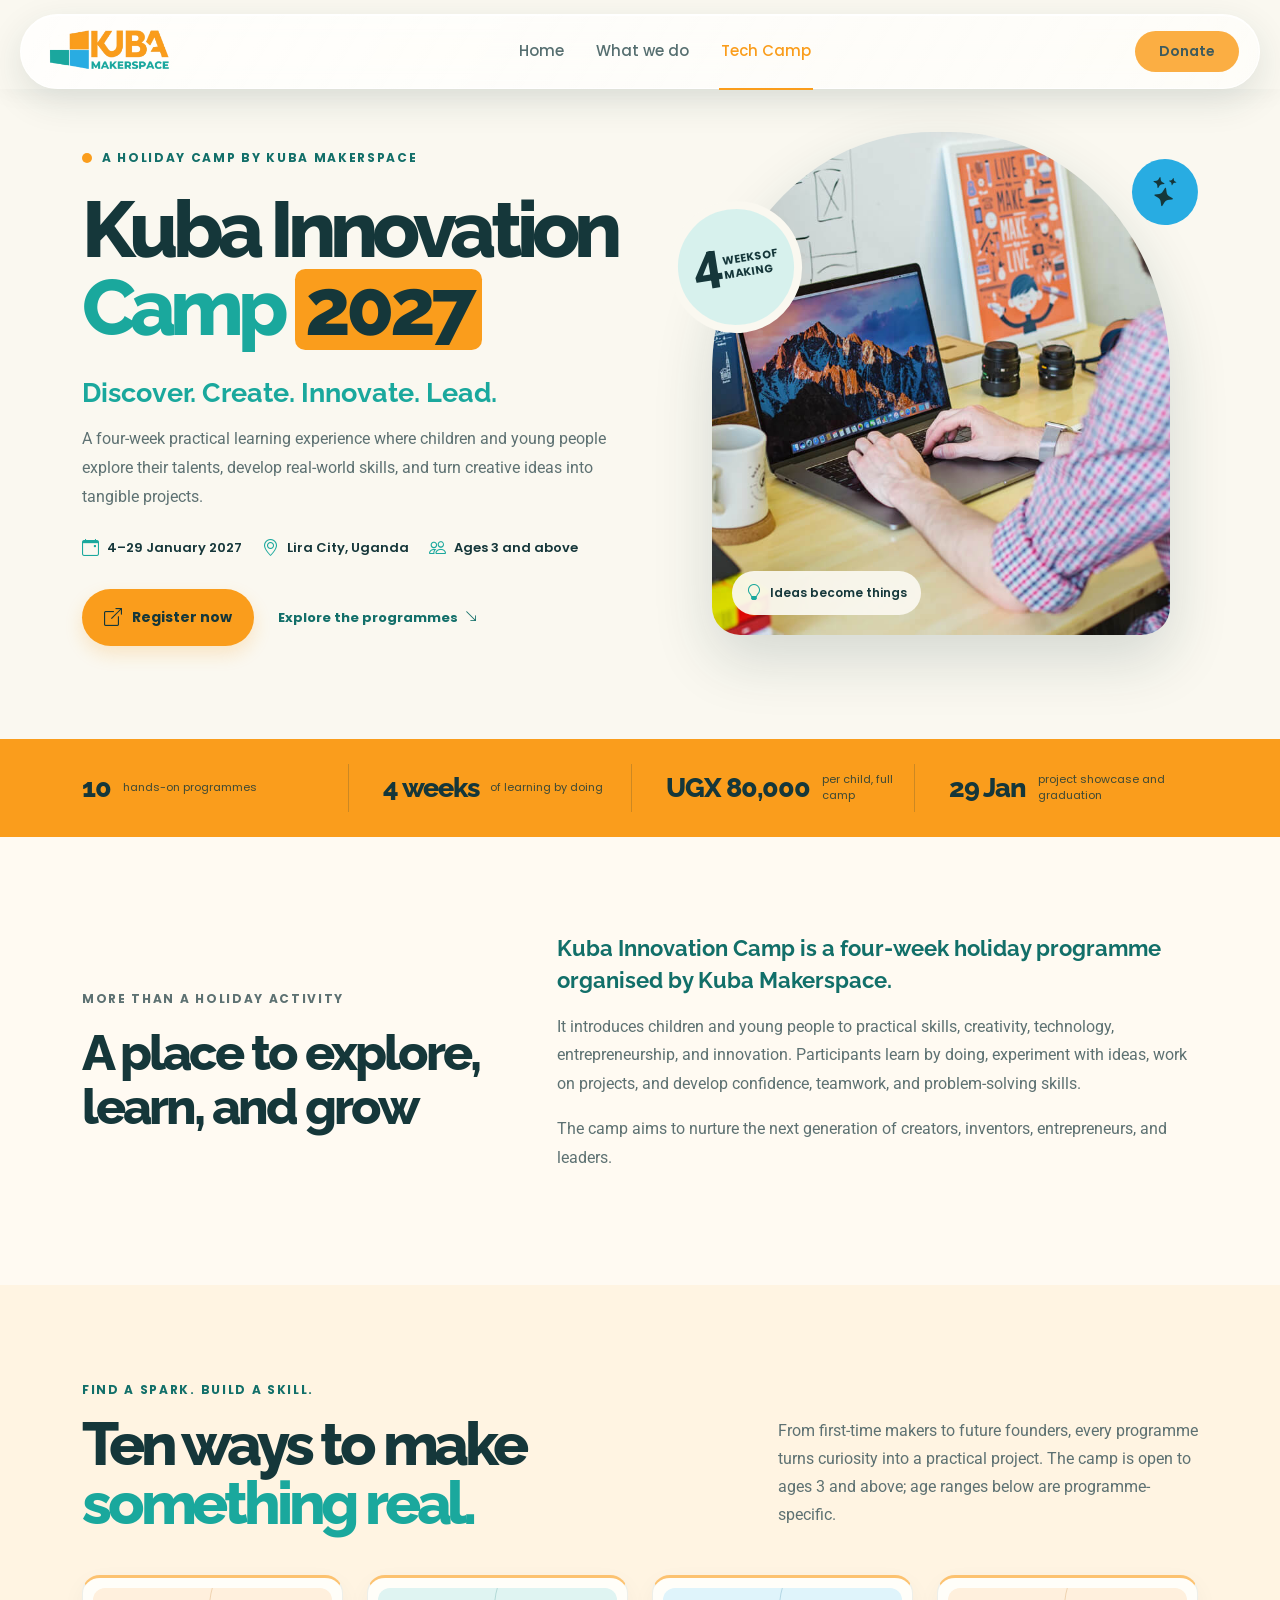
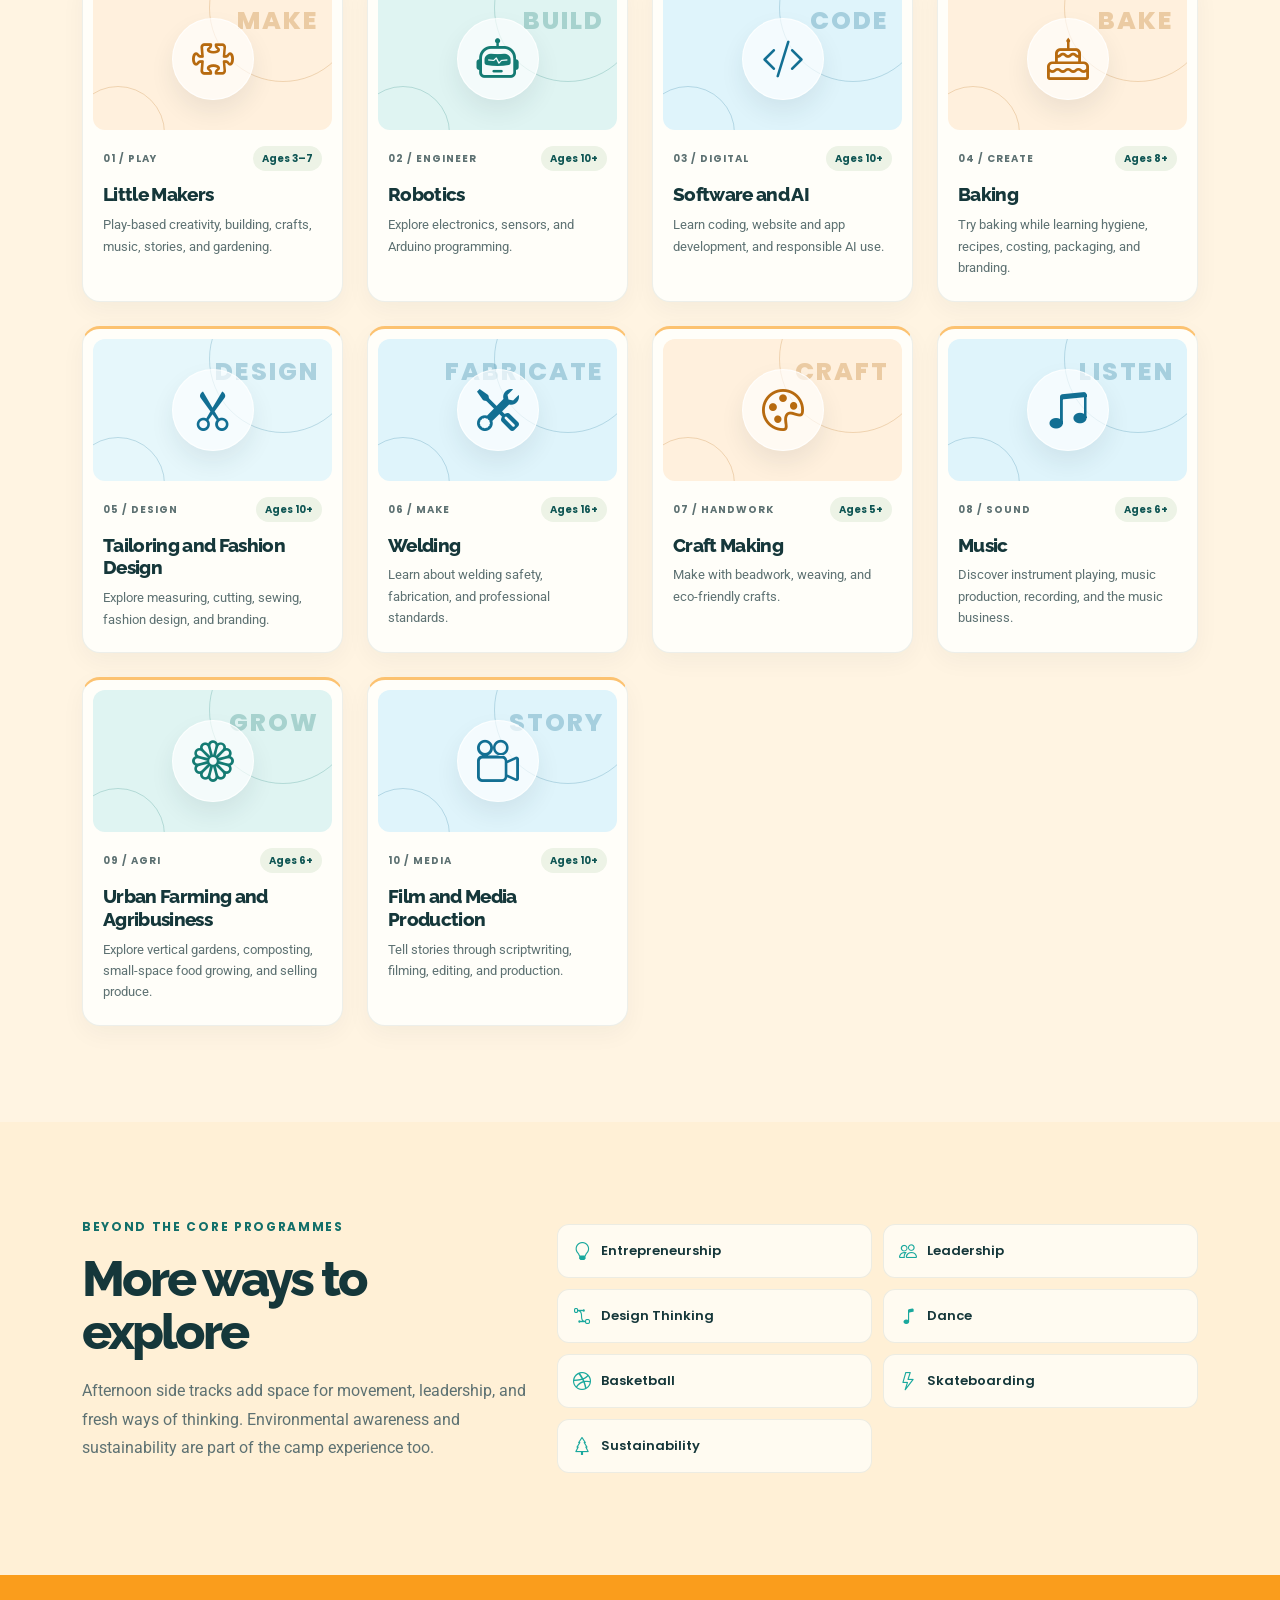
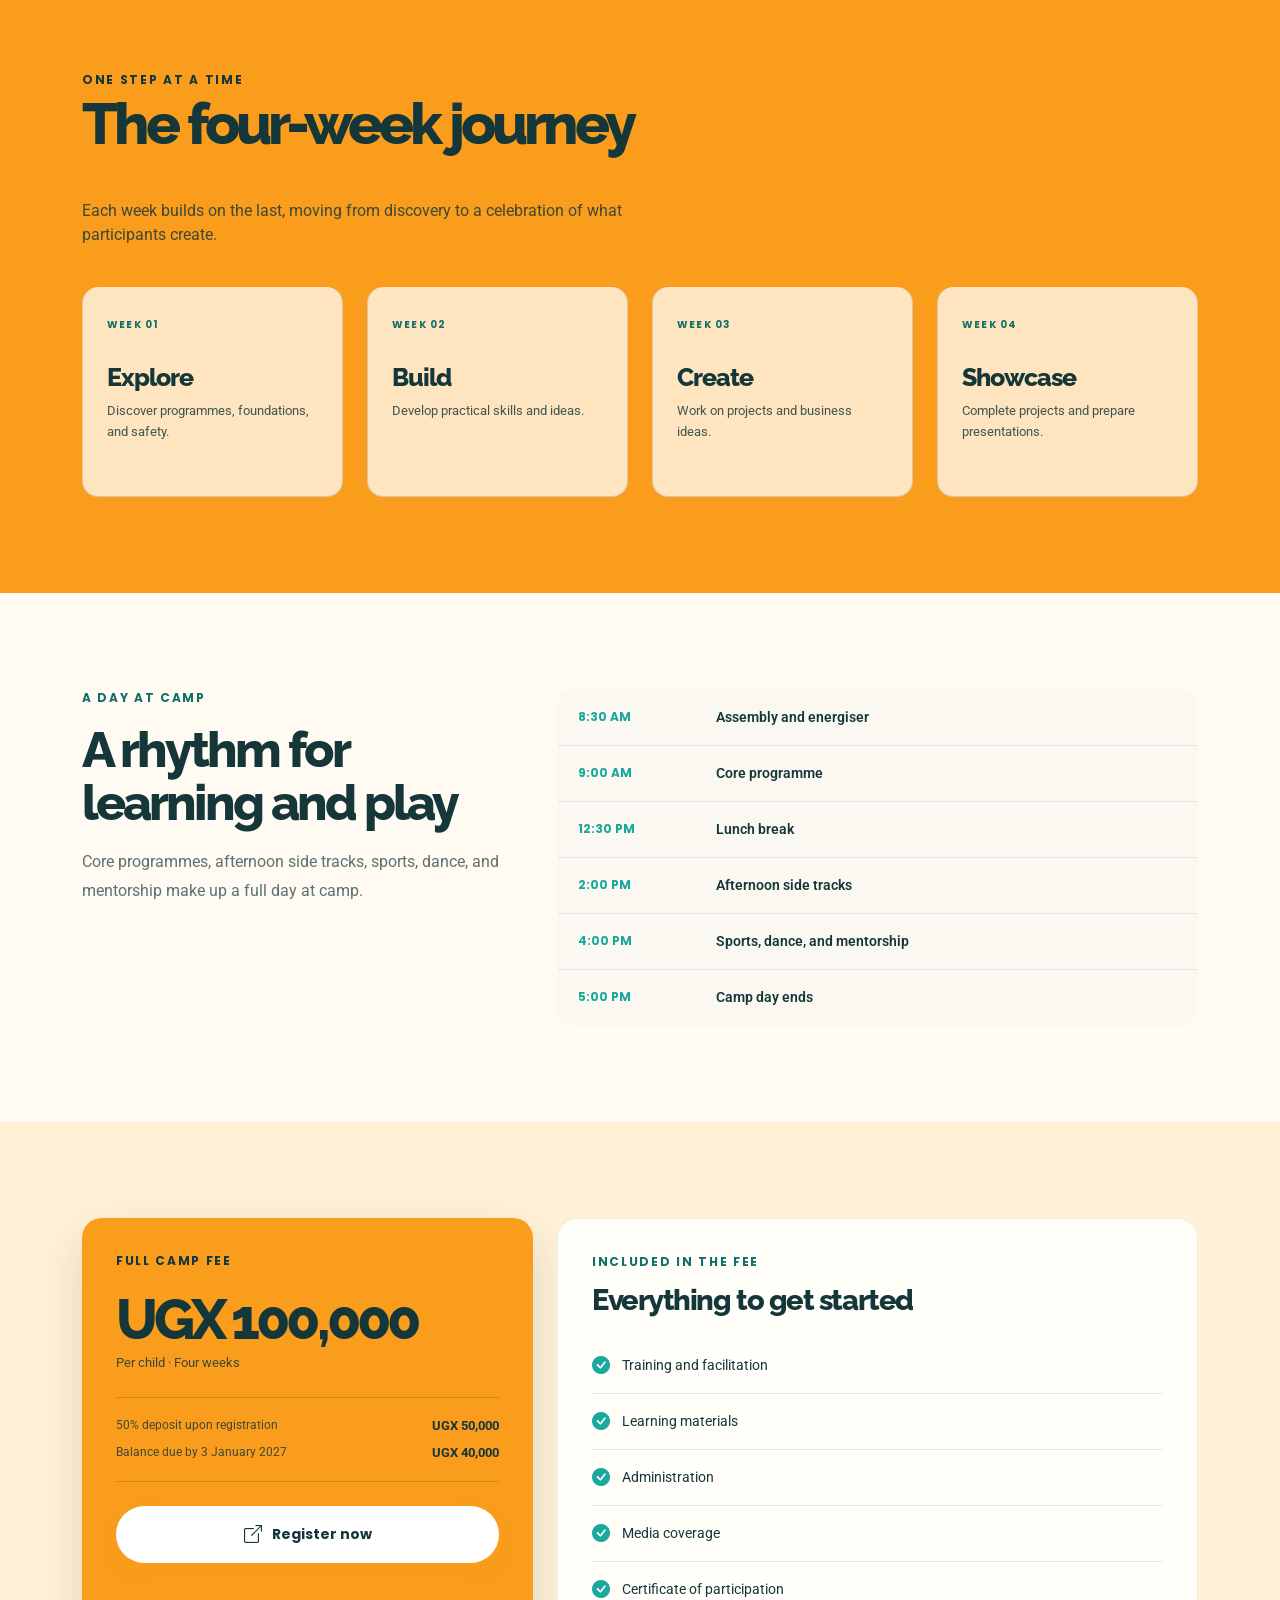
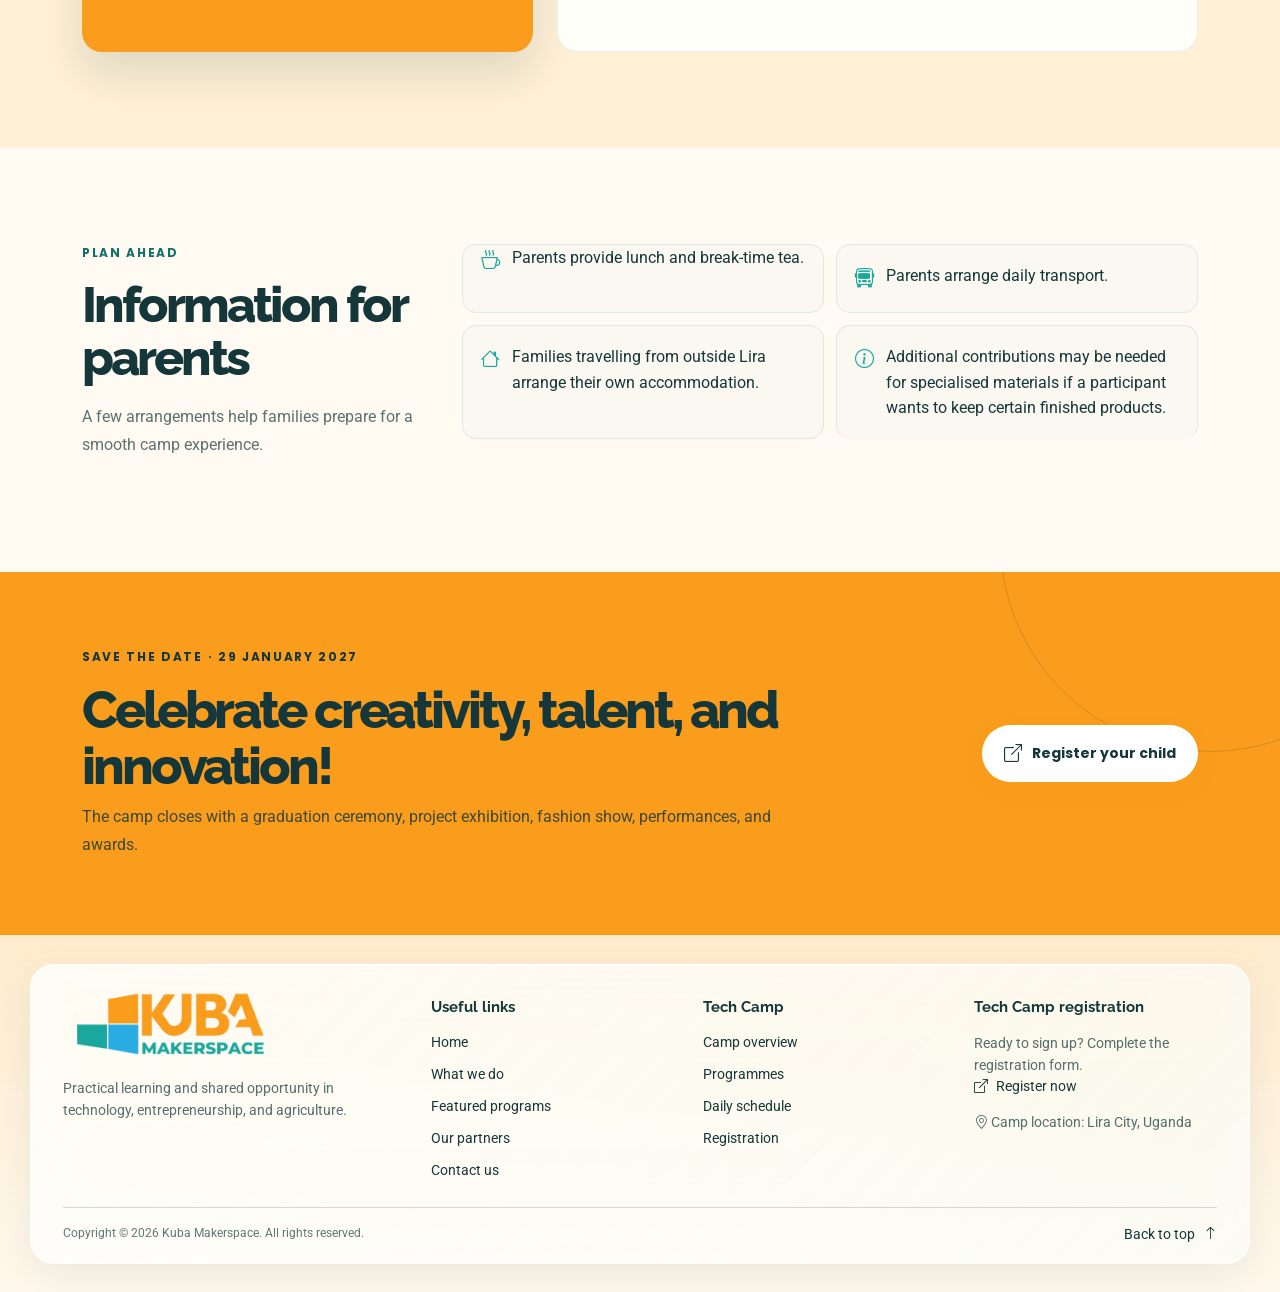
<file: blog.html>
<!DOCTYPE html>
<html lang="en">

<head>
  <meta charset="utf-8">
  <meta content="width=device-width, initial-scale=1.0" name="viewport">
  <title>Kuba Innovation Camp 2027 | Holiday Camp in Lira, Uganda</title>
  <meta name="description" content="Kuba Innovation Camp, 4–29 January 2027 in Lira, Uganda: four weeks of hands-on tech, robotics, AI, arts, and enterprise for ages 3+. Fee: UGX 80,000.">
  <meta property="og:type" content="website">
  <meta property="og:locale" content="en_UG">
  <meta property="og:title" content="Kuba Innovation Camp 2027 | Holiday Camp in Lira, Uganda">
  <meta property="og:description" content="Four weeks of hands-on technology, robotics, AI, arts, and entrepreneurship in Lira City, Uganda, from 4–29 January 2027. Ages 3 and above.">
  <meta name="twitter:card" content="summary">
  <meta name="twitter:title" content="Kuba Innovation Camp 2027">
  <meta name="twitter:description" content="Four weeks of hands-on learning in Lira City, Uganda, from 4–29 January 2027. Ages 3 and above.">
  <script type="application/ld+json">
    {
      "@context": "https://schema.org",
      "@type": "Event",
      "name": "Kuba Innovation Camp 2027",
      "description": "A four-week holiday camp with hands-on programmes in technology, robotics, software and AI, creativity, entrepreneurship, agriculture, and more.",
      "startDate": "2027-01-04",
      "endDate": "2027-01-29",
      "eventStatus": "https://schema.org/EventScheduled",
      "eventAttendanceMode": "https://schema.org/OfflineEventAttendanceMode",
      "location": {
        "@type": "Place",
        "name": "Lira City",
        "address": {
          "@type": "PostalAddress",
          "addressLocality": "Lira City",
          "addressCountry": "UG"
        }
      },
      "organizer": {
        "@type": "Organization",
        "name": "Kuba Makerspace"
      },
      "offers": {
        "@type": "Offer",
        "price": "100000",
        "priceCurrency": "UGX"
      }
    }
  </script>

  <!-- Fonts -->
  <link href="https://fonts.googleapis.com" rel="preconnect">
  <link href="https://fonts.gstatic.com" rel="preconnect" crossorigin>
  <link href="https://fonts.googleapis.com/css2?family=Roboto:ital,wght@0,100;0,300;0,400;0,500;0,700;0,900;1,100;1,300;1,400;1,500;1,700;1,900&family=Poppins:ital,wght@0,100;0,200;0,300;0,400;0,500;0,600;0,700;0,800;0,900;1,100;1,200;1,300;1,400;1,500;1,600;1,700;1,800;1,900&family=Raleway:ital,wght@0,100;0,200;0,300;0,400;0,500;0,600;0,700;0,800;0,900;1,100;1,200;1,300;1,400;1,500;1,600;1,700;1,800;1,900&display=swap" rel="stylesheet">

  <!-- Vendor CSS Files -->
  <link href="assets/vendor/bootstrap/css/bootstrap.min.css" rel="stylesheet">
  <link href="assets/vendor/bootstrap-icons/bootstrap-icons.css" rel="stylesheet">
  <link href="assets/vendor/aos/aos.css" rel="stylesheet">
  <link href="assets/vendor/glightbox/css/glightbox.min.css" rel="stylesheet">
  <link href="assets/vendor/swiper/swiper-bundle.min.css" rel="stylesheet">

  <!-- Main CSS File -->
  <link href="assets/css/main.css?v=7" rel="stylesheet">
  <link href="assets/css/camp.css?v=11" rel="stylesheet">

 
</head>

<body class="camp-page">

  <header id="header" class="header d-flex align-items-center fixed-top">
    <div class="container position-relative d-flex align-items-center justify-content-between">

      <a href="index.html" class="logo d-flex align-items-center me-auto me-xl-0">
        <img src="assets/img/Logo/kubalogo.png?v=2" alt="Kuba Makerspace" class="brand-logo">
      </a>

      <nav id="navmenu" class="navmenu">
        <ul>
          <li><a href="index.html#hero">Home</a></li>
          <li><a href="index.html#features">What we do</a></li>
          <li><a href="#camp-hero" class="active">Tech Camp</a></li>
        </ul>
        <i class="mobile-nav-toggle d-xl-none bi bi-list"></i>
      </nav>

      <button class="cta-btn" type="button" disabled aria-label="Donate (donation link coming soon)">Donate</button>

    </div>
  </header>

  <main class="main">

    <!-- Camp Hero Section -->
    <section id="camp-hero" class="camp-hero">
      <div class="container">
        <div class="camp-hero-grid">
          <div class="camp-hero-content" data-aos="fade-up">
            <p class="camp-eyebrow"><span></span> A holiday camp by Kuba Makerspace</p>
            <h1>Kuba Innovation<br><em>Camp <span>2027</span></em></h1>
            <p class="camp-tagline">Discover. Create. Innovate. Lead.</p>
            <p class="camp-hero-description">A four-week practical learning experience where children and young people explore their talents, develop real-world skills, and turn creative ideas into tangible projects.</p>

            <div class="camp-hero-details">
              <span><i class="bi bi-calendar-event" aria-hidden="true"></i> 4–29 January 2027</span>
              <span><i class="bi bi-geo-alt" aria-hidden="true"></i> Lira City, Uganda</span>
              <span><i class="bi bi-people" aria-hidden="true"></i> Ages 3 and above</span>
            </div>

            <div class="camp-hero-actions">
              <a class="camp-register-button" href="https://bit.ly/3UTXqRL" target="_blank" rel="noopener noreferrer">
                <i class="bi bi-box-arrow-up-right" aria-hidden="true"></i> Register now
              </a>
              <a class="camp-text-link" href="#programmes">Explore the programmes <i class="bi bi-arrow-down-right" aria-hidden="true"></i></a>
            </div>
          </div>

          <div class="camp-hero-visual" data-aos="fade-up" data-aos-delay="150">
            <div class="camp-hero-image-wrap">
              <img src="assets/img/blog/blog-2.jpg" alt="A person working on a laptop in a creative studio" class="camp-hero-image">
              <span class="camp-image-label"><i class="bi bi-lightbulb" aria-hidden="true"></i> Ideas become things</span>
            </div>
            <div class="camp-hero-stamp" aria-label="Four weeks of hands-on discovery">
              <span>4</span>
              <small>weeks of<br>making</small>
            </div>
            <div class="camp-hero-doodle" aria-hidden="true"><i class="bi bi-stars"></i></div>
          </div>
        </div>
      </div>
    </section><!-- /Camp Hero Section -->

    <section class="camp-proof-strip" aria-label="Camp at a glance">
      <div class="container">
        <div class="camp-proof-grid">
          <div><strong>10</strong><span>hands-on programmes</span></div>
          <div><strong>4 weeks</strong><span>of learning by doing</span></div>
          <div><strong>UGX 80,000</strong><span>per child, full camp</span></div>
          <div><strong>29 Jan</strong><span>project showcase and graduation</span></div>
        </div>
      </div>
    </section>

    <!-- About Camp Section -->
    <section id="about-camp" class="camp-about section">
      <div class="container">
        <div class="row gy-5 align-items-center">
          <div class="col-lg-5">
            <p class="camp-section-kicker">More than a holiday activity</p>
            <h2>A place to explore, learn, and grow</h2>
          </div>
          <div class="col-lg-7">
            <p class="camp-about-lead">Kuba Innovation Camp is a four-week holiday programme organised by Kuba Makerspace.</p>
            <p>It introduces children and young people to practical skills, creativity, technology, entrepreneurship, and innovation. Participants learn by doing, experiment with ideas, work on projects, and develop confidence, teamwork, and problem-solving skills.</p>
            <p>The camp aims to nurture the next generation of creators, inventors, entrepreneurs, and leaders.</p>
          </div>
        </div>
      </div>
    </section><!-- /About Camp Section -->

    <!-- Programmes Section -->
    <section id="programmes" class="camp-programmes section">
      <div class="container">
        <div class="camp-section-heading">
          <div>
            <p class="camp-section-kicker">Find a spark. Build a skill.</p>
            <h2>Ten ways to make<br><em>something real.</em></h2>
          </div>
          <p>From first-time makers to future founders, every programme turns curiosity into a practical project. The camp is open to ages 3 and above; age ranges below are programme-specific.</p>
        </div>

        <div class="row g-4 camp-program-grid">
          <div class="col-xl-3 col-md-6">
            <article class="camp-program-card camp-program-card--makers h-100">
              <div class="camp-program-art camp-art-makers" aria-hidden="true"><span>MAKE</span><i class="bi bi-puzzle"></i></div>
              <div class="camp-program-meta"><span>01 / PLAY</span><span class="camp-age">Ages 3–7</span></div>
              <h3>Little Makers</h3><p>Play-based creativity, building, crafts, music, stories, and gardening.</p>
            </article>
          </div>
          <div class="col-xl-3 col-md-6">
            <article class="camp-program-card camp-program-card--robotics h-100">
              <div class="camp-program-art camp-art-robotics" aria-hidden="true"><span>BUILD</span><i class="bi bi-robot"></i></div>
              <div class="camp-program-meta"><span>02 / ENGINEER</span><span class="camp-age">Ages 10+</span></div>
              <h3>Robotics</h3><p>Explore electronics, sensors, and Arduino programming.</p>
            </article>
          </div>
          <div class="col-xl-3 col-md-6">
            <article class="camp-program-card camp-program-card--software h-100">
              <div class="camp-program-art camp-art-software" aria-hidden="true"><span>CODE</span><i class="bi bi-code-slash"></i></div>
              <div class="camp-program-meta"><span>03 / DIGITAL</span><span class="camp-age">Ages 10+</span></div>
              <h3>Software and AI</h3><p>Learn coding, website and app development, and responsible AI use.</p>
            </article>
          </div>
          <div class="col-xl-3 col-md-6">
            <article class="camp-program-card camp-program-card--baking h-100">
              <div class="camp-program-art camp-art-baking" aria-hidden="true"><span>BAKE</span><i class="bi bi-cake"></i></div>
              <div class="camp-program-meta"><span>04 / CREATE</span><span class="camp-age">Ages 8+</span></div>
              <h3>Baking</h3><p>Try baking while learning hygiene, recipes, costing, packaging, and branding.</p>
            </article>
          </div>
          <div class="col-xl-3 col-md-6">
            <article class="camp-program-card camp-program-card--fashion h-100">
              <div class="camp-program-art camp-art-fashion" aria-hidden="true"><span>DESIGN</span><i class="bi bi-scissors"></i></div>
              <div class="camp-program-meta"><span>05 / DESIGN</span><span class="camp-age">Ages 10+</span></div>
              <h3>Tailoring and Fashion Design</h3><p>Explore measuring, cutting, sewing, fashion design, and branding.</p>
            </article>
          </div>
          <div class="col-xl-3 col-md-6">
            <article class="camp-program-card camp-program-card--welding h-100">
              <div class="camp-program-art camp-art-welding" aria-hidden="true"><span>FABRICATE</span><i class="bi bi-tools"></i></div>
              <div class="camp-program-meta"><span>06 / MAKE</span><span class="camp-age">Ages 16+</span></div>
              <h3>Welding</h3><p>Learn about welding safety, fabrication, and professional standards.</p>
            </article>
          </div>
          <div class="col-xl-3 col-md-6">
            <article class="camp-program-card camp-program-card--craft h-100">
              <div class="camp-program-art camp-art-craft" aria-hidden="true"><span>CRAFT</span><i class="bi bi-palette"></i></div>
              <div class="camp-program-meta"><span>07 / HANDWORK</span><span class="camp-age">Ages 5+</span></div>
              <h3>Craft Making</h3><p>Make with beadwork, weaving, and eco-friendly crafts.</p>
            </article>
          </div>
          <div class="col-xl-3 col-md-6">
            <article class="camp-program-card camp-program-card--music h-100">
              <div class="camp-program-art camp-art-music" aria-hidden="true"><span>LISTEN</span><i class="bi bi-music-note-beamed"></i></div>
              <div class="camp-program-meta"><span>08 / SOUND</span><span class="camp-age">Ages 6+</span></div>
              <h3>Music</h3><p>Discover instrument playing, music production, recording, and the music business.</p>
            </article>
          </div>
          <div class="col-xl-3 col-md-6">
            <article class="camp-program-card camp-program-card--farming h-100">
              <div class="camp-program-art camp-art-farming" aria-hidden="true"><span>GROW</span><i class="bi bi-flower1"></i></div>
              <div class="camp-program-meta"><span>09 / AGRI</span><span class="camp-age">Ages 6+</span></div>
              <h3>Urban Farming and Agribusiness</h3><p>Explore vertical gardens, composting, small-space food growing, and selling produce.</p>
            </article>
          </div>
          <div class="col-xl-3 col-md-6">
            <article class="camp-program-card camp-program-card--film h-100">
              <div class="camp-program-art camp-art-film" aria-hidden="true"><span>STORY</span><i class="bi bi-camera-reels"></i></div>
              <div class="camp-program-meta"><span>10 / MEDIA</span><span class="camp-age">Ages 10+</span></div>
              <h3>Film and Media Production</h3><p>Tell stories through scriptwriting, filming, editing, and production.</p>
            </article>
          </div>
        </div>
      </div>
    </section><!-- /Programmes Section -->

    <!-- Afternoon Activities Section -->
    <section id="activities" class="camp-activities section">
      <div class="container">
        <div class="row gy-4 align-items-center">
          <div class="col-lg-5">
            <p class="camp-section-kicker">Beyond the core programmes</p>
            <h2>More ways to explore</h2>
            <p>Afternoon side tracks add space for movement, leadership, and fresh ways of thinking. Environmental awareness and sustainability are part of the camp experience too.</p>
          </div>
          <div class="col-lg-7">
            <div class="camp-activity-list">
              <span><i class="bi bi-lightbulb" aria-hidden="true"></i> Entrepreneurship</span>
              <span><i class="bi bi-people" aria-hidden="true"></i> Leadership</span>
              <span><i class="bi bi-bezier2" aria-hidden="true"></i> Design Thinking</span>
              <span><i class="bi bi-music-note" aria-hidden="true"></i> Dance</span>
              <span><i class="bi bi-dribbble" aria-hidden="true"></i> Basketball</span>
              <span><i class="bi bi-lightning" aria-hidden="true"></i> Skateboarding</span>
              <span><i class="bi bi-tree" aria-hidden="true"></i> Sustainability</span>
            </div>
          </div>
        </div>
      </div>
    </section><!-- /Afternoon Activities Section -->

    <!-- Camp Journey Section -->
    <section id="journey" class="camp-journey section light-background">
      <div class="container section-title">
        <p class="camp-section-kicker">One step at a time</p>
        <h2>The four-week journey</h2>
        <p>Each week builds on the last, moving from discovery to a celebration of what participants create.</p>
      </div>
      <div class="container">
        <div class="row gy-4">
          <div class="col-lg-3 col-sm-6">
            <article class="camp-week-card h-100">
              <span>WEEK 01</span>
              <h3>Explore</h3>
              <p>Discover programmes, foundations, and safety.</p>
            </article>
          </div>
          <div class="col-lg-3 col-sm-6">
            <article class="camp-week-card h-100">
              <span>WEEK 02</span>
              <h3>Build</h3>
              <p>Develop practical skills and ideas.</p>
            </article>
          </div>
          <div class="col-lg-3 col-sm-6">
            <article class="camp-week-card h-100">
              <span>WEEK 03</span>
              <h3>Create</h3>
              <p>Work on projects and business ideas.</p>
            </article>
          </div>
          <div class="col-lg-3 col-sm-6">
            <article class="camp-week-card h-100">
              <span>WEEK 04</span>
              <h3>Showcase</h3>
              <p>Complete projects and prepare presentations.</p>
            </article>
          </div>
        </div>
      </div>
    </section><!-- /Camp Journey Section -->

    <!-- Daily Schedule Section -->
    <section id="daily-schedule" class="camp-schedule section">
      <div class="container">
        <div class="row gy-5">
          <div class="col-lg-5">
            <p class="camp-section-kicker">A day at camp</p>
            <h2>A rhythm for learning and play</h2>
            <p>Core programmes, afternoon side tracks, sports, dance, and mentorship make up a full day at camp.</p>
          </div>
          <div class="col-lg-7">
            <div class="table-responsive">
              <table class="table camp-schedule-table">
                <tbody>
                  <tr><th scope="row">8:30 AM</th><td>Assembly and energiser</td></tr>
                  <tr><th scope="row">9:00 AM</th><td>Core programme</td></tr>
                  <tr><th scope="row">12:30 PM</th><td>Lunch break</td></tr>
                  <tr><th scope="row">2:00 PM</th><td>Afternoon side tracks</td></tr>
                  <tr><th scope="row">4:00 PM</th><td>Sports, dance, and mentorship</td></tr>
                  <tr><th scope="row">5:00 PM</th><td>Camp day ends</td></tr>
                </tbody>
              </table>
            </div>
          </div>
        </div>
      </div>
    </section><!-- /Daily Schedule Section -->

    <!-- Registration Section -->
    <section id="registration" class="camp-registration section light-background">
      <div class="container">
        <div class="row gy-4 align-items-stretch">
          <div class="col-lg-5">
            <div class="camp-fee-card h-100">
              <p class="camp-section-kicker">Full camp fee</p>
              <h2>UGX 100,000</h2>
              <p>Per child · Four weeks</p>
              <div class="camp-payment-plan">
                <span>50% deposit upon registration</span>
                <strong>UGX 50,000</strong>
                <span>Balance due by 3 January 2027</span>
                <strong>UGX 40,000</strong>
              </div>
              <a class="camp-register-button" href="https://bit.ly/3UTXqRL" target="_blank" rel="noopener noreferrer">
                <i class="bi bi-box-arrow-up-right" aria-hidden="true"></i> Register now
              </a>
            </div>
          </div>
          <div class="col-lg-7">
            <div class="camp-includes h-100">
              <p class="camp-section-kicker">Included in the fee</p>
              <h2>Everything to get started</h2>
              <ul>
                <li><i class="bi bi-check-circle-fill" aria-hidden="true"></i> Training and facilitation</li>
                <li><i class="bi bi-check-circle-fill" aria-hidden="true"></i> Learning materials</li>
                <li><i class="bi bi-check-circle-fill" aria-hidden="true"></i> Administration</li>
                <li><i class="bi bi-check-circle-fill" aria-hidden="true"></i> Media coverage</li>
                <li><i class="bi bi-check-circle-fill" aria-hidden="true"></i> Certificate of participation</li>
              </ul>
            </div>
          </div>
        </div>
      </div>
    </section><!-- /Registration Section -->

    <!-- Parent Information Section -->
    <section id="parents" class="camp-parents section">
      <div class="container">
        <div class="row gy-4">
          <div class="col-lg-4">
            <p class="camp-section-kicker">Plan ahead</p>
            <h2>Information for parents</h2>
            <p>A few arrangements help families prepare for a smooth camp experience.</p>
          </div>
          <div class="col-lg-8">
            <ul class="camp-parent-list">
              <li><i class="bi bi-cup-hot" aria-hidden="true"></i><span>Parents provide lunch and break-time tea.</span></li>
              <li><i class="bi bi-bus-front" aria-hidden="true"></i><span>Parents arrange daily transport.</span></li>
              <li><i class="bi bi-house" aria-hidden="true"></i><span>Families travelling from outside Lira arrange their own accommodation.</span></li>
              <li><i class="bi bi-info-circle" aria-hidden="true"></i><span>Additional contributions may be needed for specialised materials if a participant wants to keep certain finished products.</span></li>
            </ul>
          </div>
        </div>
      </div>
    </section><!-- /Parent Information Section -->

    <!-- Closing Celebration Section -->
    <section id="celebration" class="camp-celebration dark-background">
      <div class="container">
        <div class="row gy-4 align-items-center">
          <div class="col-lg-8">
            <p class="camp-section-kicker">Save the date · 29 January 2027</p>
            <h2>Celebrate creativity, talent, and innovation!</h2>
            <p>The camp closes with a graduation ceremony, project exhibition, fashion show, performances, and awards.</p>
          </div>
          <div class="col-lg-4 text-lg-end">
            <a class="camp-register-button" href="https://bit.ly/3UTXqRL" target="_blank" rel="noopener noreferrer">
              <i class="bi bi-box-arrow-up-right" aria-hidden="true"></i> Register your child
            </a>
          </div>
        </div>
      </div>
    </section><!-- /Closing Celebration Section -->

  </main>

  <footer id="footer" class="footer dark-background">
    <div class="container">
      <div class="footer-content">
        <div class="footer-brand">
          <img src="assets/img/Logo/kubalogo.png?v=2" alt="Kuba Makerspace" class="footer-brand-logo">
          <p>Practical learning and shared opportunity in technology, entrepreneurship, and agriculture.</p>
        </div>
        <div class="footer-column">
          <h4>Useful links</h4>
          <ul class="footer-links">
            <li><a href="index.html#hero">Home</a></li>
            <li><a href="index.html#features">What we do</a></li>
            <li><a href="index.html#services">Featured programs</a></li>
            <li><a href="index.html#clients">Our partners</a></li>
            <li><a href="index.html#contact">Contact us</a></li>
          </ul>
        </div>
        <div class="footer-column">
          <h4>Tech Camp</h4>
          <ul class="footer-links">
            <li><a href="blog.html#camp-hero">Camp overview</a></li>
            <li><a href="blog.html#programmes">Programmes</a></li>
            <li><a href="blog.html#daily-schedule">Daily schedule</a></li>
            <li><a href="blog.html#registration">Registration</a></li>
          </ul>
        </div>
        <div class="footer-column footer-contact">
          <h4>Tech Camp registration</h4>
          <p>Ready to sign up? Complete the registration form.</p>
          <a class="footer-register-link" href="https://bit.ly/3UTXqRL" target="_blank" rel="noopener noreferrer">
            <i class="bi bi-box-arrow-up-right" aria-hidden="true"></i> Register now
          </a>
          <p class="footer-location"><i class="bi bi-geo-alt" aria-hidden="true"></i> Camp location: Lira City, Uganda</p>
        </div>
      </div>
      <div class="footer-bottom">
        <p class="copyright">Copyright &copy; 2026 Kuba Makerspace. All rights reserved.</p>
        <a class="footer-back-to-top" href="index.html#hero">Back to top <i class="bi bi-arrow-up" aria-hidden="true"></i></a>
      </div>
    </div>
  </footer>

  <!-- Scroll Top -->
  <a href="#" id="scroll-top" class="scroll-top d-flex align-items-center justify-content-center"><i class="bi bi-arrow-up-short"></i></a>

  <!-- Preloader -->
  <div id="preloader"></div>

  <!-- Vendor JS Files -->
  <script src="assets/vendor/bootstrap/js/bootstrap.bundle.min.js"></script>
  <script src="assets/vendor/php-email-form/validate.js"></script>
  <script src="assets/vendor/aos/aos.js"></script>
  <script src="assets/vendor/glightbox/js/glightbox.min.js"></script>
  <script src="assets/vendor/purecounter/purecounter_vanilla.js"></script>
  <script src="assets/vendor/imagesloaded/imagesloaded.pkgd.min.js"></script>
  <script src="assets/vendor/isotope-layout/isotope.pkgd.min.js"></script>
  <script src="assets/vendor/swiper/swiper-bundle.min.js"></script>

  <!-- Main JS File -->
  <script src="assets/js/main.js"></script>

</body>

</html>
</file>
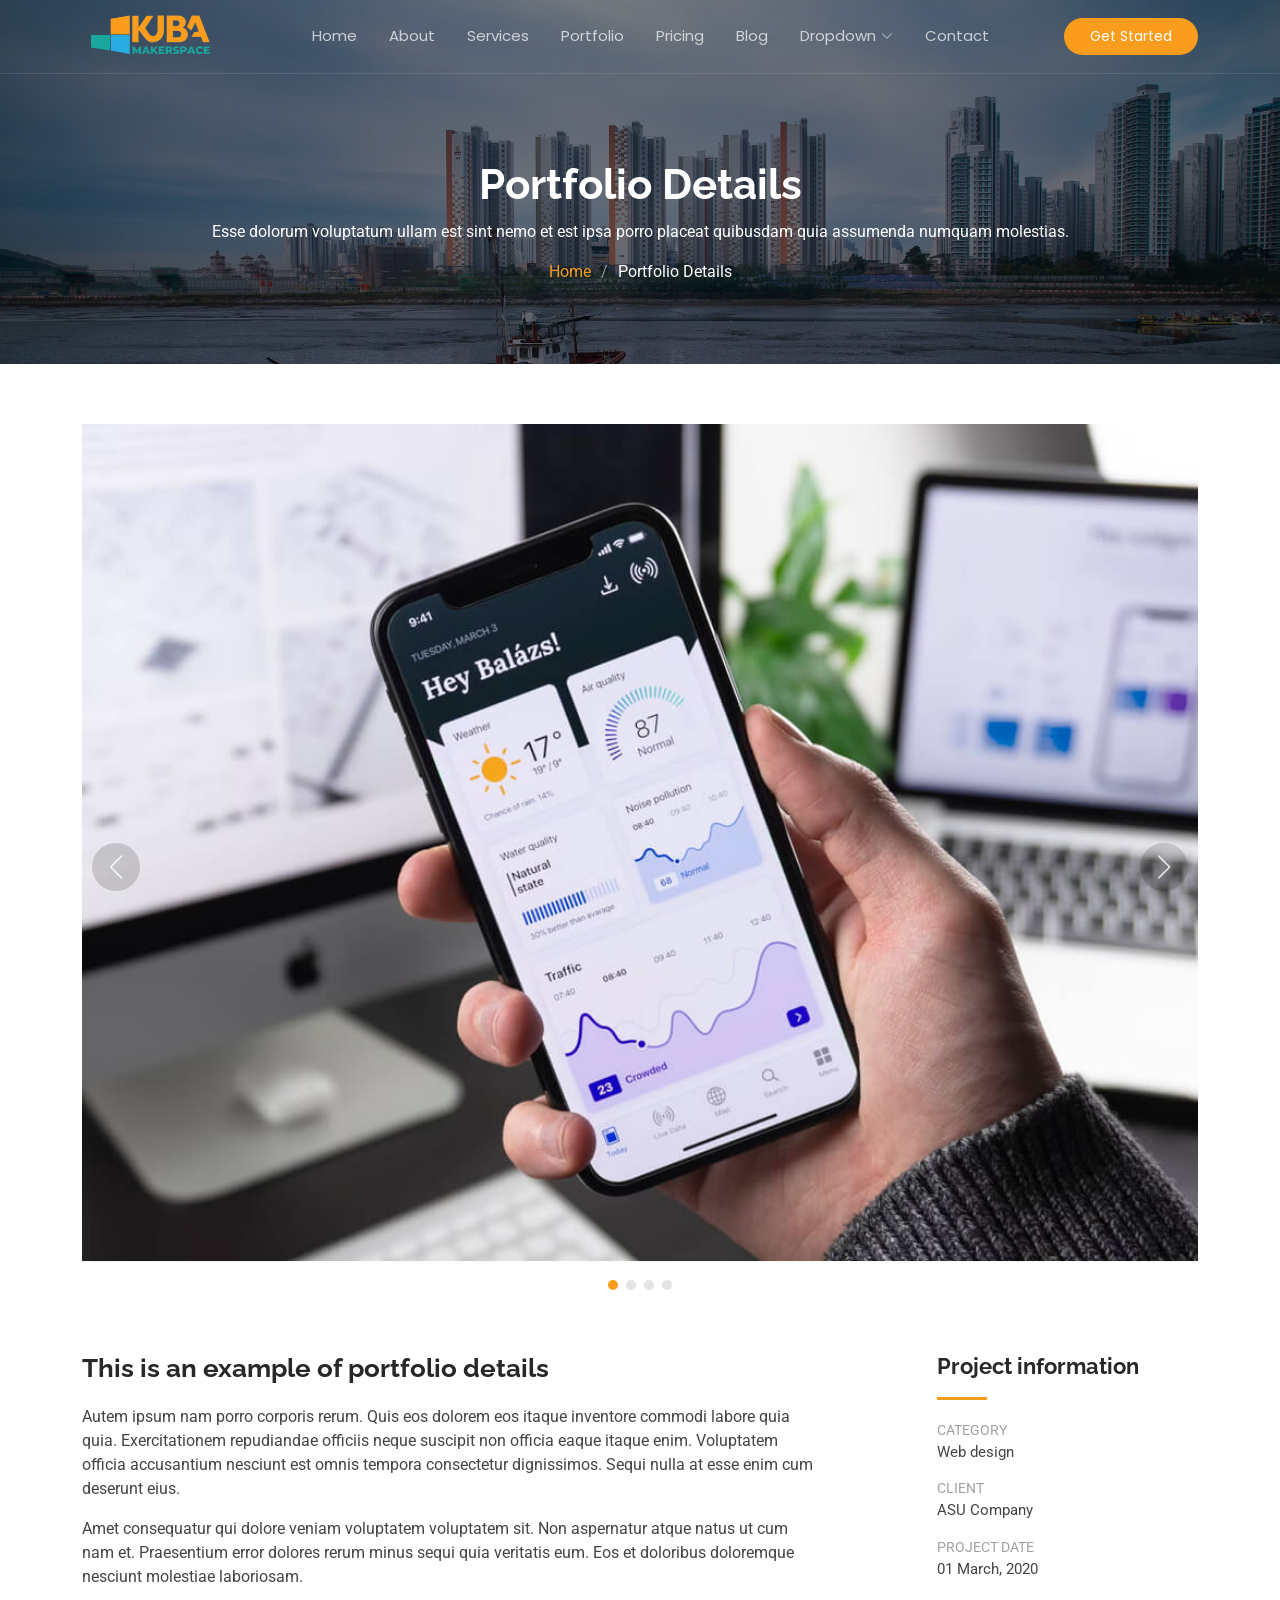
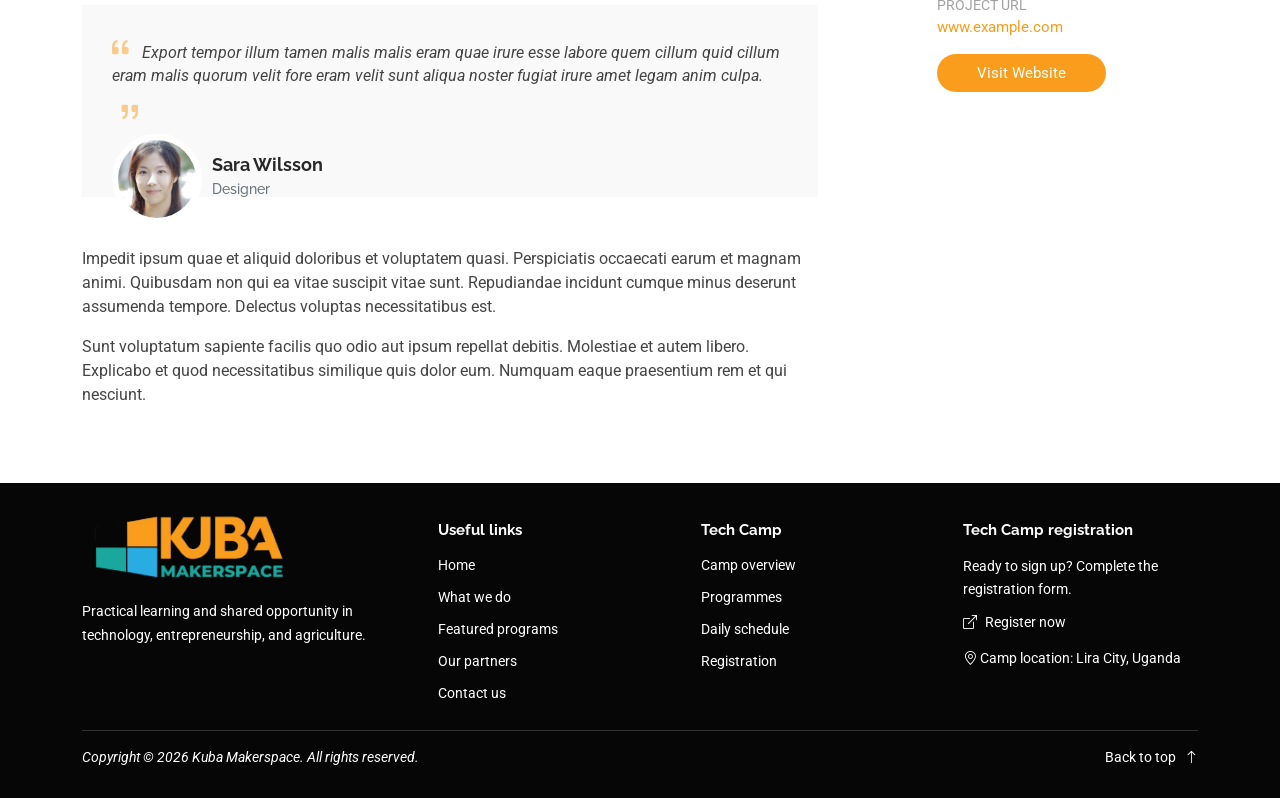
<file: portfolio-details.html>
<!DOCTYPE html>
<html lang="en">

<head>
  <meta charset="utf-8">
  <meta content="width=device-width, initial-scale=1.0" name="viewport">
  <title>Portfolio Details - KnightOne Bootstrap Template</title>
  <meta name="description" content="">
  <meta name="keywords" content="">

  <!-- Favicons -->
  <link href="assets/img/favicon.png" rel="icon">
  <link href="assets/img/apple-touch-icon.png" rel="apple-touch-icon">

  <!-- Fonts -->
  <link href="https://fonts.googleapis.com" rel="preconnect">
  <link href="https://fonts.gstatic.com" rel="preconnect" crossorigin>
  <link href="https://fonts.googleapis.com/css2?family=Roboto:ital,wght@0,100;0,300;0,400;0,500;0,700;0,900;1,100;1,300;1,400;1,500;1,700;1,900&family=Poppins:ital,wght@0,100;0,200;0,300;0,400;0,500;0,600;0,700;0,800;0,900;1,100;1,200;1,300;1,400;1,500;1,600;1,700;1,800;1,900&family=Raleway:ital,wght@0,100;0,200;0,300;0,400;0,500;0,600;0,700;0,800;0,900;1,100;1,200;1,300;1,400;1,500;1,600;1,700;1,800;1,900&display=swap" rel="stylesheet">

  <!-- Vendor CSS Files -->
  <link href="assets/vendor/bootstrap/css/bootstrap.min.css" rel="stylesheet">
  <link href="assets/vendor/bootstrap-icons/bootstrap-icons.css" rel="stylesheet">
  <link href="assets/vendor/aos/aos.css" rel="stylesheet">
  <link href="assets/vendor/glightbox/css/glightbox.min.css" rel="stylesheet">
  <link href="assets/vendor/swiper/swiper-bundle.min.css" rel="stylesheet">

  <!-- Main CSS File -->
  <link href="assets/css/main.css?v=7" rel="stylesheet">

  <!-- =======================================================
  * Template Name: KnightOne
  * Template URL: https://bootstrapmade.com/knight-simple-one-page-bootstrap-template/
  * Updated: Oct 16 2024 with Bootstrap v5.3.3
  * Author: BootstrapMade.com
  * License: https://bootstrapmade.com/license/
  ======================================================== -->
</head>

<body class="portfolio-details-page">

  <header id="header" class="header d-flex align-items-center fixed-top">
    <div class="container position-relative d-flex align-items-center justify-content-between">

      <a href="index.html" class="logo d-flex align-items-center me-auto me-xl-0">
        <img src="assets/img/Logo/kubalogo.png?v=2" alt="Kuba Makerspace" class="brand-logo">
      </a>

      <nav id="navmenu" class="navmenu">
        <ul>
          <li><a href="#hero">Home</a></li>
          <li><a href="#about">About</a></li>
          <li><a href="#services">Services</a></li>
          <li><a href="#portfolio">Portfolio</a></li>
          <li><a href="#pricing">Pricing</a></li>
          <li><a href="blog.html">Blog</a></li>
          <li class="dropdown"><a href="#"><span>Dropdown</span> <i class="bi bi-chevron-down toggle-dropdown"></i></a>
            <ul>
              <li><a href="#">Dropdown 1</a></li>
              <li class="dropdown"><a href="#"><span>Deep Dropdown</span> <i class="bi bi-chevron-down toggle-dropdown"></i></a>
                <ul>
                  <li><a href="#">Deep Dropdown 1</a></li>
                  <li><a href="#">Deep Dropdown 2</a></li>
                  <li><a href="#">Deep Dropdown 3</a></li>
                  <li><a href="#">Deep Dropdown 4</a></li>
                  <li><a href="#">Deep Dropdown 5</a></li>
                </ul>
              </li>
              <li><a href="#">Dropdown 2</a></li>
              <li><a href="#">Dropdown 3</a></li>
              <li><a href="#">Dropdown 4</a></li>
            </ul>
          </li>
          <li><a href="#contact">Contact</a></li>
        </ul>
        <i class="mobile-nav-toggle d-xl-none bi bi-list"></i>
      </nav>

      <a class="cta-btn" href="#about">Get Started</a>

    </div>
  </header>

  <main class="main">

    <!-- Page Title -->
    <div class="page-title dark-background" data-aos="fade" style="background-image: url(assets/img/page-title-bg.webp);">
      <div class="container position-relative">
        <h1>Portfolio Details</h1>
        <p>Esse dolorum voluptatum ullam est sint nemo et est ipsa porro placeat quibusdam quia assumenda numquam molestias.</p>
        <nav class="breadcrumbs">
          <ol>
            <li><a href="index.html">Home</a></li>
            <li class="current">Portfolio Details</li>
          </ol>
        </nav>
      </div>
    </div><!-- End Page Title -->

    <!-- Portfolio Details Section -->
    <section id="portfolio-details" class="portfolio-details section">

      <div class="container" data-aos="fade-up">

        <div class="portfolio-details-slider swiper init-swiper">
          <script type="application/json" class="swiper-config">
            {
              "loop": true,
              "speed": 600,
              "autoplay": {
                "delay": 5000
              },
              "slidesPerView": "auto",
              "navigation": {
                "nextEl": ".swiper-button-next",
                "prevEl": ".swiper-button-prev"
              },
              "pagination": {
                "el": ".swiper-pagination",
                "type": "bullets",
                "clickable": true
              }
            }
          </script>
          <div class="swiper-wrapper align-items-center">

            <div class="swiper-slide">
              <img src="assets/img/portfolio/app-1.jpg" alt="">
            </div>

            <div class="swiper-slide">
              <img src="assets/img/portfolio/product-1.jpg" alt="">
            </div>

            <div class="swiper-slide">
              <img src="assets/img/portfolio/branding-1.jpg" alt="">
            </div>

            <div class="swiper-slide">
              <img src="assets/img/portfolio/books-1.jpg" alt="">
            </div>

          </div>
          <div class="swiper-button-prev"></div>
          <div class="swiper-button-next"></div>
          <div class="swiper-pagination"></div>
        </div>

        <div class="row justify-content-between gy-4 mt-4">

          <div class="col-lg-8" data-aos="fade-up">
            <div class="portfolio-description">
              <h2>This is an example of portfolio details</h2>
              <p>
                Autem ipsum nam porro corporis rerum. Quis eos dolorem eos itaque inventore commodi labore quia quia. Exercitationem repudiandae officiis neque suscipit non officia eaque itaque enim. Voluptatem officia accusantium nesciunt est omnis tempora consectetur dignissimos. Sequi nulla at esse enim cum deserunt eius.
              </p>
              <p>
                Amet consequatur qui dolore veniam voluptatem voluptatem sit. Non aspernatur atque natus ut cum nam et. Praesentium error dolores rerum minus sequi quia veritatis eum. Eos et doloribus doloremque nesciunt molestiae laboriosam.
              </p>

              <div class="testimonial-item">
                <p>
                  <i class="bi bi-quote quote-icon-left"></i>
                  <span>Export tempor illum tamen malis malis eram quae irure esse labore quem cillum quid cillum eram malis quorum velit fore eram velit sunt aliqua noster fugiat irure amet legam anim culpa.</span>
                  <i class="bi bi-quote quote-icon-right"></i>
                </p>
                <div>
                  <img src="assets/img/testimonials/testimonials-2.jpg" class="testimonial-img" alt="">
                  <h3>Sara Wilsson</h3>
                  <h4>Designer</h4>
                </div>
              </div>

              <p>
                Impedit ipsum quae et aliquid doloribus et voluptatem quasi. Perspiciatis occaecati earum et magnam animi. Quibusdam non qui ea vitae suscipit vitae sunt. Repudiandae incidunt cumque minus deserunt assumenda tempore. Delectus voluptas necessitatibus est.
              </p>

              <p>
                Sunt voluptatum sapiente facilis quo odio aut ipsum repellat debitis. Molestiae et autem libero. Explicabo et quod necessitatibus similique quis dolor eum. Numquam eaque praesentium rem et qui nesciunt.
              </p>

            </div>
          </div>

          <div class="col-lg-3" data-aos="fade-up" data-aos-delay="100">
            <div class="portfolio-info">
              <h3>Project information</h3>
              <ul>
                <li><strong>Category</strong> Web design</li>
                <li><strong>Client</strong> ASU Company</li>
                <li><strong>Project date</strong> 01 March, 2020</li>
                <li><strong>Project URL</strong> <a href="#">www.example.com</a></li>
                <li><a href="#" class="btn-visit align-self-start">Visit Website</a></li>
              </ul>
            </div>
          </div>

        </div>

      </div>

    </section><!-- /Portfolio Details Section -->

  </main>

  <footer id="footer" class="footer dark-background">
    <div class="container">
      <div class="footer-content">
        <div class="footer-brand">
          <img src="assets/img/Logo/kubalogo.png?v=2" alt="Kuba Makerspace" class="footer-brand-logo">
          <p>Practical learning and shared opportunity in technology, entrepreneurship, and agriculture.</p>
        </div>
        <div class="footer-column">
          <h4>Useful links</h4>
          <ul class="footer-links">
            <li><a href="index.html#hero">Home</a></li>
            <li><a href="index.html#features">What we do</a></li>
            <li><a href="index.html#services">Featured programs</a></li>
            <li><a href="index.html#clients">Our partners</a></li>
            <li><a href="index.html#contact">Contact us</a></li>
          </ul>
        </div>
        <div class="footer-column">
          <h4>Tech Camp</h4>
          <ul class="footer-links">
            <li><a href="blog.html#camp-hero">Camp overview</a></li>
            <li><a href="blog.html#programmes">Programmes</a></li>
            <li><a href="blog.html#daily-schedule">Daily schedule</a></li>
            <li><a href="blog.html#registration">Registration</a></li>
          </ul>
        </div>
        <div class="footer-column footer-contact">
          <h4>Tech Camp registration</h4>
          <p>Ready to sign up? Complete the registration form.</p>
          <a class="footer-register-link" href="https://bit.ly/3UTXqRL" target="_blank" rel="noopener noreferrer">
            <i class="bi bi-box-arrow-up-right" aria-hidden="true"></i> Register now
          </a>
          <p class="footer-location"><i class="bi bi-geo-alt" aria-hidden="true"></i> Camp location: Lira City, Uganda</p>
        </div>
      </div>
      <div class="footer-bottom">
        <p class="copyright">Copyright &copy; 2026 Kuba Makerspace. All rights reserved.</p>
        <a class="footer-back-to-top" href="index.html#hero">Back to top <i class="bi bi-arrow-up" aria-hidden="true"></i></a>
      </div>
    </div>
  </footer>

  <!-- Scroll Top -->
  <a href="#" id="scroll-top" class="scroll-top d-flex align-items-center justify-content-center"><i class="bi bi-arrow-up-short"></i></a>

  <!-- Preloader -->
  <div id="preloader"></div>

  <!-- Vendor JS Files -->
  <script src="assets/vendor/bootstrap/js/bootstrap.bundle.min.js"></script>
  <script src="assets/vendor/php-email-form/validate.js"></script>
  <script src="assets/vendor/aos/aos.js"></script>
  <script src="assets/vendor/glightbox/js/glightbox.min.js"></script>
  <script src="assets/vendor/purecounter/purecounter_vanilla.js"></script>
  <script src="assets/vendor/imagesloaded/imagesloaded.pkgd.min.js"></script>
  <script src="assets/vendor/isotope-layout/isotope.pkgd.min.js"></script>
  <script src="assets/vendor/swiper/swiper-bundle.min.js"></script>

  <!-- Main JS File -->
  <script src="assets/js/main.js"></script>

</body>

</html>
</file>
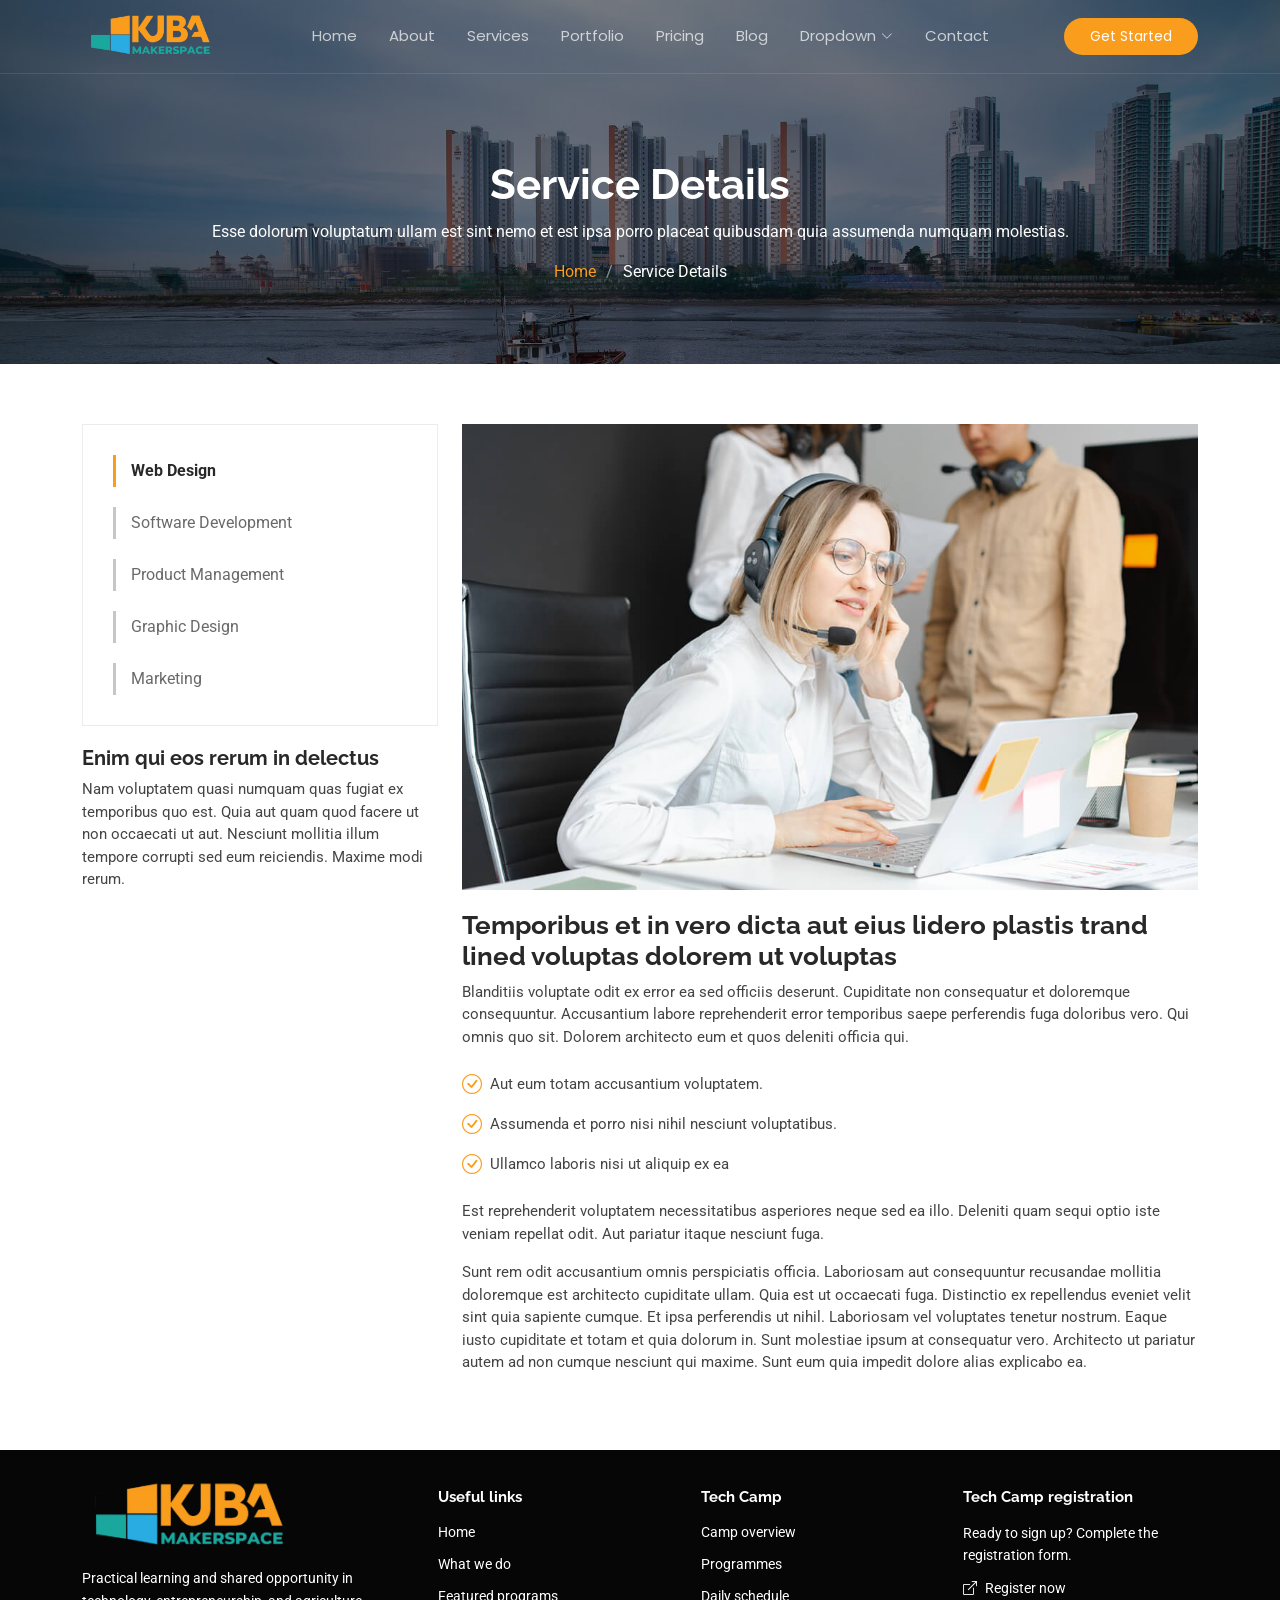
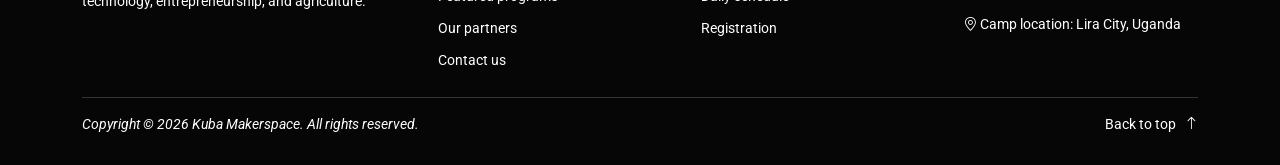
<file: service-details.html>
<!DOCTYPE html>
<html lang="en">

<head>
  <meta charset="utf-8">
  <meta content="width=device-width, initial-scale=1.0" name="viewport">
  <title>Service Details - KnightOne Bootstrap Template</title>
  <meta name="description" content="">
  <meta name="keywords" content="">

  <!-- Favicons -->
  <link href="assets/img/favicon.png" rel="icon">
  <link href="assets/img/apple-touch-icon.png" rel="apple-touch-icon">

  <!-- Fonts -->
  <link href="https://fonts.googleapis.com" rel="preconnect">
  <link href="https://fonts.gstatic.com" rel="preconnect" crossorigin>
  <link href="https://fonts.googleapis.com/css2?family=Roboto:ital,wght@0,100;0,300;0,400;0,500;0,700;0,900;1,100;1,300;1,400;1,500;1,700;1,900&family=Poppins:ital,wght@0,100;0,200;0,300;0,400;0,500;0,600;0,700;0,800;0,900;1,100;1,200;1,300;1,400;1,500;1,600;1,700;1,800;1,900&family=Raleway:ital,wght@0,100;0,200;0,300;0,400;0,500;0,600;0,700;0,800;0,900;1,100;1,200;1,300;1,400;1,500;1,600;1,700;1,800;1,900&display=swap" rel="stylesheet">

  <!-- Vendor CSS Files -->
  <link href="assets/vendor/bootstrap/css/bootstrap.min.css" rel="stylesheet">
  <link href="assets/vendor/bootstrap-icons/bootstrap-icons.css" rel="stylesheet">
  <link href="assets/vendor/aos/aos.css" rel="stylesheet">
  <link href="assets/vendor/glightbox/css/glightbox.min.css" rel="stylesheet">
  <link href="assets/vendor/swiper/swiper-bundle.min.css" rel="stylesheet">

  <!-- Main CSS File -->
  <link href="assets/css/main.css?v=7" rel="stylesheet">

  <!-- =======================================================
  * Template Name: KnightOne
  * Template URL: https://bootstrapmade.com/knight-simple-one-page-bootstrap-template/
  * Updated: Oct 16 2024 with Bootstrap v5.3.3
  * Author: BootstrapMade.com
  * License: https://bootstrapmade.com/license/
  ======================================================== -->
</head>

<body class="service-details-page">

  <header id="header" class="header d-flex align-items-center fixed-top">
    <div class="container position-relative d-flex align-items-center justify-content-between">

      <a href="index.html" class="logo d-flex align-items-center me-auto me-xl-0">
        <img src="assets/img/Logo/kubalogo.png?v=2" alt="Kuba Makerspace" class="brand-logo">
      </a>

      <nav id="navmenu" class="navmenu">
        <ul>
          <li><a href="#hero">Home</a></li>
          <li><a href="#about">About</a></li>
          <li><a href="#services">Services</a></li>
          <li><a href="#portfolio">Portfolio</a></li>
          <li><a href="#pricing">Pricing</a></li>
          <li><a href="blog.html">Blog</a></li>
          <li class="dropdown"><a href="#"><span>Dropdown</span> <i class="bi bi-chevron-down toggle-dropdown"></i></a>
            <ul>
              <li><a href="#">Dropdown 1</a></li>
              <li class="dropdown"><a href="#"><span>Deep Dropdown</span> <i class="bi bi-chevron-down toggle-dropdown"></i></a>
                <ul>
                  <li><a href="#">Deep Dropdown 1</a></li>
                  <li><a href="#">Deep Dropdown 2</a></li>
                  <li><a href="#">Deep Dropdown 3</a></li>
                  <li><a href="#">Deep Dropdown 4</a></li>
                  <li><a href="#">Deep Dropdown 5</a></li>
                </ul>
              </li>
              <li><a href="#">Dropdown 2</a></li>
              <li><a href="#">Dropdown 3</a></li>
              <li><a href="#">Dropdown 4</a></li>
            </ul>
          </li>
          <li><a href="#contact">Contact</a></li>
        </ul>
        <i class="mobile-nav-toggle d-xl-none bi bi-list"></i>
      </nav>

      <a class="cta-btn" href="#about">Get Started</a>

    </div>
  </header>

  <main class="main">

    <!-- Page Title -->
    <div class="page-title dark-background" data-aos="fade" style="background-image: url(assets/img/page-title-bg.webp);">
      <div class="container position-relative">
        <h1>Service Details</h1>
        <p>Esse dolorum voluptatum ullam est sint nemo et est ipsa porro placeat quibusdam quia assumenda numquam molestias.</p>
        <nav class="breadcrumbs">
          <ol>
            <li><a href="index.html">Home</a></li>
            <li class="current">Service Details</li>
          </ol>
        </nav>
      </div>
    </div><!-- End Page Title -->

    <!-- Service Details Section -->
    <section id="service-details" class="service-details section">

      <div class="container">

        <div class="row gy-4">

          <div class="col-lg-4" data-aos="fade-up" data-aos-delay="100">
            <div class="services-list">
              <a href="#" class="active">Web Design</a>
              <a href="#">Software Development</a>
              <a href="#">Product Management</a>
              <a href="#">Graphic Design</a>
              <a href="#">Marketing</a>
            </div>

            <h4>Enim qui eos rerum in delectus</h4>
            <p>Nam voluptatem quasi numquam quas fugiat ex temporibus quo est. Quia aut quam quod facere ut non occaecati ut aut. Nesciunt mollitia illum tempore corrupti sed eum reiciendis. Maxime modi rerum.</p>
          </div>

          <div class="col-lg-8" data-aos="fade-up" data-aos-delay="200">
            <img src="assets/img/services.jpg" alt="" class="img-fluid services-img">
            <h3>Temporibus et in vero dicta aut eius lidero plastis trand lined voluptas dolorem ut voluptas</h3>
            <p>
              Blanditiis voluptate odit ex error ea sed officiis deserunt. Cupiditate non consequatur et doloremque consequuntur. Accusantium labore reprehenderit error temporibus saepe perferendis fuga doloribus vero. Qui omnis quo sit. Dolorem architecto eum et quos deleniti officia qui.
            </p>
            <ul>
              <li><i class="bi bi-check-circle"></i> <span>Aut eum totam accusantium voluptatem.</span></li>
              <li><i class="bi bi-check-circle"></i> <span>Assumenda et porro nisi nihil nesciunt voluptatibus.</span></li>
              <li><i class="bi bi-check-circle"></i> <span>Ullamco laboris nisi ut aliquip ex ea</span></li>
            </ul>
            <p>
              Est reprehenderit voluptatem necessitatibus asperiores neque sed ea illo. Deleniti quam sequi optio iste veniam repellat odit. Aut pariatur itaque nesciunt fuga.
            </p>
            <p>
              Sunt rem odit accusantium omnis perspiciatis officia. Laboriosam aut consequuntur recusandae mollitia doloremque est architecto cupiditate ullam. Quia est ut occaecati fuga. Distinctio ex repellendus eveniet velit sint quia sapiente cumque. Et ipsa perferendis ut nihil. Laboriosam vel voluptates tenetur nostrum. Eaque iusto cupiditate et totam et quia dolorum in. Sunt molestiae ipsum at consequatur vero. Architecto ut pariatur autem ad non cumque nesciunt qui maxime. Sunt eum quia impedit dolore alias explicabo ea.
            </p>
          </div>

        </div>

      </div>

    </section><!-- /Service Details Section -->

  </main>

  <footer id="footer" class="footer dark-background">
    <div class="container">
      <div class="footer-content">
        <div class="footer-brand">
          <img src="assets/img/Logo/kubalogo.png?v=2" alt="Kuba Makerspace" class="footer-brand-logo">
          <p>Practical learning and shared opportunity in technology, entrepreneurship, and agriculture.</p>
        </div>
        <div class="footer-column">
          <h4>Useful links</h4>
          <ul class="footer-links">
            <li><a href="index.html#hero">Home</a></li>
            <li><a href="index.html#features">What we do</a></li>
            <li><a href="index.html#services">Featured programs</a></li>
            <li><a href="index.html#clients">Our partners</a></li>
            <li><a href="index.html#contact">Contact us</a></li>
          </ul>
        </div>
        <div class="footer-column">
          <h4>Tech Camp</h4>
          <ul class="footer-links">
            <li><a href="blog.html#camp-hero">Camp overview</a></li>
            <li><a href="blog.html#programmes">Programmes</a></li>
            <li><a href="blog.html#daily-schedule">Daily schedule</a></li>
            <li><a href="blog.html#registration">Registration</a></li>
          </ul>
        </div>
        <div class="footer-column footer-contact">
          <h4>Tech Camp registration</h4>
          <p>Ready to sign up? Complete the registration form.</p>
          <a class="footer-register-link" href="https://bit.ly/3UTXqRL" target="_blank" rel="noopener noreferrer">
            <i class="bi bi-box-arrow-up-right" aria-hidden="true"></i> Register now
          </a>
          <p class="footer-location"><i class="bi bi-geo-alt" aria-hidden="true"></i> Camp location: Lira City, Uganda</p>
        </div>
      </div>
      <div class="footer-bottom">
        <p class="copyright">Copyright &copy; 2026 Kuba Makerspace. All rights reserved.</p>
        <a class="footer-back-to-top" href="index.html#hero">Back to top <i class="bi bi-arrow-up" aria-hidden="true"></i></a>
      </div>
    </div>
  </footer>

  <!-- Scroll Top -->
  <a href="#" id="scroll-top" class="scroll-top d-flex align-items-center justify-content-center"><i class="bi bi-arrow-up-short"></i></a>

  <!-- Preloader -->
  <div id="preloader"></div>

  <!-- Vendor JS Files -->
  <script src="assets/vendor/bootstrap/js/bootstrap.bundle.min.js"></script>
  <script src="assets/vendor/php-email-form/validate.js"></script>
  <script src="assets/vendor/aos/aos.js"></script>
  <script src="assets/vendor/glightbox/js/glightbox.min.js"></script>
  <script src="assets/vendor/purecounter/purecounter_vanilla.js"></script>
  <script src="assets/vendor/imagesloaded/imagesloaded.pkgd.min.js"></script>
  <script src="assets/vendor/isotope-layout/isotope.pkgd.min.js"></script>
  <script src="assets/vendor/swiper/swiper-bundle.min.js"></script>

  <!-- Main JS File -->
  <script src="assets/js/main.js"></script>

</body>

</html>
</file>
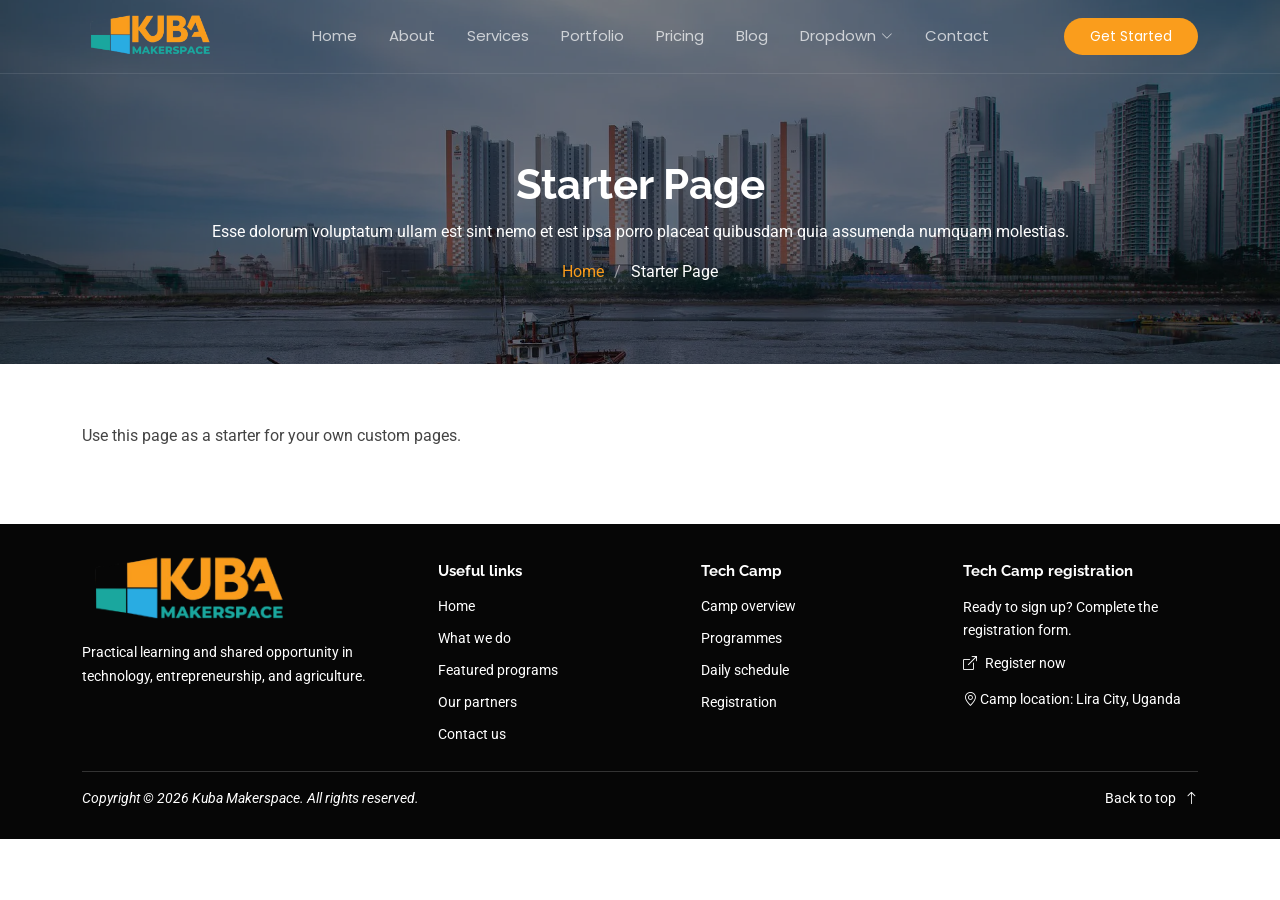
<file: starter-page.html>
<!DOCTYPE html>
<html lang="en">

<head>
  <meta charset="utf-8">
  <meta content="width=device-width, initial-scale=1.0" name="viewport">
  <title>Starter Page - KnightOne Bootstrap Template</title>
  <meta name="description" content="">
  <meta name="keywords" content="">

  <!-- Favicons -->
  <link href="assets/img/favicon.png" rel="icon">
  <link href="assets/img/apple-touch-icon.png" rel="apple-touch-icon">

  <!-- Fonts -->
  <link href="https://fonts.googleapis.com" rel="preconnect">
  <link href="https://fonts.gstatic.com" rel="preconnect" crossorigin>
  <link href="https://fonts.googleapis.com/css2?family=Roboto:ital,wght@0,100;0,300;0,400;0,500;0,700;0,900;1,100;1,300;1,400;1,500;1,700;1,900&family=Poppins:ital,wght@0,100;0,200;0,300;0,400;0,500;0,600;0,700;0,800;0,900;1,100;1,200;1,300;1,400;1,500;1,600;1,700;1,800;1,900&family=Raleway:ital,wght@0,100;0,200;0,300;0,400;0,500;0,600;0,700;0,800;0,900;1,100;1,200;1,300;1,400;1,500;1,600;1,700;1,800;1,900&display=swap" rel="stylesheet">

  <!-- Vendor CSS Files -->
  <link href="assets/vendor/bootstrap/css/bootstrap.min.css" rel="stylesheet">
  <link href="assets/vendor/bootstrap-icons/bootstrap-icons.css" rel="stylesheet">
  <link href="assets/vendor/aos/aos.css" rel="stylesheet">
  <link href="assets/vendor/glightbox/css/glightbox.min.css" rel="stylesheet">
  <link href="assets/vendor/swiper/swiper-bundle.min.css" rel="stylesheet">

  <!-- Main CSS File -->
  <link href="assets/css/main.css?v=7" rel="stylesheet">

  <!-- =======================================================
  * Template Name: KnightOne
  * Template URL: https://bootstrapmade.com/knight-simple-one-page-bootstrap-template/
  * Updated: Oct 16 2024 with Bootstrap v5.3.3
  * Author: BootstrapMade.com
  * License: https://bootstrapmade.com/license/
  ======================================================== -->
</head>

<body class="starter-page-page">

  <header id="header" class="header d-flex align-items-center fixed-top">
    <div class="container position-relative d-flex align-items-center justify-content-between">

      <a href="index.html" class="logo d-flex align-items-center me-auto me-xl-0">
        <img src="assets/img/Logo/kubalogo.png?v=2" alt="Kuba Makerspace" class="brand-logo">
      </a>

      <nav id="navmenu" class="navmenu">
        <ul>
          <li><a href="#hero">Home</a></li>
          <li><a href="#about">About</a></li>
          <li><a href="#services">Services</a></li>
          <li><a href="#portfolio">Portfolio</a></li>
          <li><a href="#pricing">Pricing</a></li>
          <li><a href="blog.html">Blog</a></li>
          <li class="dropdown"><a href="#"><span>Dropdown</span> <i class="bi bi-chevron-down toggle-dropdown"></i></a>
            <ul>
              <li><a href="#">Dropdown 1</a></li>
              <li class="dropdown"><a href="#"><span>Deep Dropdown</span> <i class="bi bi-chevron-down toggle-dropdown"></i></a>
                <ul>
                  <li><a href="#">Deep Dropdown 1</a></li>
                  <li><a href="#">Deep Dropdown 2</a></li>
                  <li><a href="#">Deep Dropdown 3</a></li>
                  <li><a href="#">Deep Dropdown 4</a></li>
                  <li><a href="#">Deep Dropdown 5</a></li>
                </ul>
              </li>
              <li><a href="#">Dropdown 2</a></li>
              <li><a href="#">Dropdown 3</a></li>
              <li><a href="#">Dropdown 4</a></li>
            </ul>
          </li>
          <li><a href="#contact">Contact</a></li>
        </ul>
        <i class="mobile-nav-toggle d-xl-none bi bi-list"></i>
      </nav>

      <a class="cta-btn" href="#about">Get Started</a>

    </div>
  </header>

  <main class="main">

    <!-- Page Title -->
    <div class="page-title dark-background" data-aos="fade" style="background-image: url(assets/img/page-title-bg.webp);">
      <div class="container position-relative">
        <h1>Starter Page</h1>
        <p>Esse dolorum voluptatum ullam est sint nemo et est ipsa porro placeat quibusdam quia assumenda numquam molestias.</p>
        <nav class="breadcrumbs">
          <ol>
            <li><a href="index.html">Home</a></li>
            <li class="current">Starter Page</li>
          </ol>
        </nav>
      </div>
    </div><!-- End Page Title -->

    <!-- Starter Section Section -->
    <section id="starter-section" class="starter-section section">

      <div class="container" data-aos="fade-up">
        <p>Use this page as a starter for your own custom pages.</p>
      </div>

    </section><!-- /Starter Section Section -->

  </main>

  <footer id="footer" class="footer dark-background">
    <div class="container">
      <div class="footer-content">
        <div class="footer-brand">
          <img src="assets/img/Logo/kubalogo.png?v=2" alt="Kuba Makerspace" class="footer-brand-logo">
          <p>Practical learning and shared opportunity in technology, entrepreneurship, and agriculture.</p>
        </div>
        <div class="footer-column">
          <h4>Useful links</h4>
          <ul class="footer-links">
            <li><a href="index.html#hero">Home</a></li>
            <li><a href="index.html#features">What we do</a></li>
            <li><a href="index.html#services">Featured programs</a></li>
            <li><a href="index.html#clients">Our partners</a></li>
            <li><a href="index.html#contact">Contact us</a></li>
          </ul>
        </div>
        <div class="footer-column">
          <h4>Tech Camp</h4>
          <ul class="footer-links">
            <li><a href="blog.html#camp-hero">Camp overview</a></li>
            <li><a href="blog.html#programmes">Programmes</a></li>
            <li><a href="blog.html#daily-schedule">Daily schedule</a></li>
            <li><a href="blog.html#registration">Registration</a></li>
          </ul>
        </div>
        <div class="footer-column footer-contact">
          <h4>Tech Camp registration</h4>
          <p>Ready to sign up? Complete the registration form.</p>
          <a class="footer-register-link" href="https://bit.ly/3UTXqRL" target="_blank" rel="noopener noreferrer">
            <i class="bi bi-box-arrow-up-right" aria-hidden="true"></i> Register now
          </a>
          <p class="footer-location"><i class="bi bi-geo-alt" aria-hidden="true"></i> Camp location: Lira City, Uganda</p>
        </div>
      </div>
      <div class="footer-bottom">
        <p class="copyright">Copyright &copy; 2026 Kuba Makerspace. All rights reserved.</p>
        <a class="footer-back-to-top" href="index.html#hero">Back to top <i class="bi bi-arrow-up" aria-hidden="true"></i></a>
      </div>
    </div>
  </footer>

  <!-- Scroll Top -->
  <a href="#" id="scroll-top" class="scroll-top d-flex align-items-center justify-content-center"><i class="bi bi-arrow-up-short"></i></a>

  <!-- Preloader -->
  <div id="preloader"></div>

  <!-- Vendor JS Files -->
  <script src="assets/vendor/bootstrap/js/bootstrap.bundle.min.js"></script>
  <script src="assets/vendor/php-email-form/validate.js"></script>
  <script src="assets/vendor/aos/aos.js"></script>
  <script src="assets/vendor/glightbox/js/glightbox.min.js"></script>
  <script src="assets/vendor/purecounter/purecounter_vanilla.js"></script>
  <script src="assets/vendor/imagesloaded/imagesloaded.pkgd.min.js"></script>
  <script src="assets/vendor/isotope-layout/isotope.pkgd.min.js"></script>
  <script src="assets/vendor/swiper/swiper-bundle.min.js"></script>

  <!-- Main JS File -->
  <script src="assets/js/main.js"></script>

</body>

</html>
</file>
<file: assets/css/home.css>
.index-page {
  --brand-teal: #1aa89d;
  --brand-blue: #28ace2;
  --brand-orange: #fa9d1c;
  --brand-ink: #15373a;
  --accent-color: var(--brand-orange);
  --nav-hover-color: var(--brand-orange);
  --nav-dropdown-hover-color: var(--brand-orange);
}

.index-page .services {
  background: linear-gradient(135deg, #fff0d6 0%, #ffead0 100%);
}

.index-page .services .service-item {
  border-top: 3px solid rgba(250, 157, 28, 0.62);
}

.index-page .features {
  background: #fff4e2;
}

.index-page .contact {
  background: #fff0d6;
}

.index-page .header .cta-btn,
.index-page .header .cta-btn:focus {
  background: var(--brand-orange);
  border: 0;
  border-radius: 999px;
  color: var(--brand-ink);
  font-weight: 700;
}

.index-page .header .cta-btn:disabled {
  opacity: 0.85;
}

.index-page .hero .hero-eyebrow {
  color: var(--brand-blue);
}

.index-page .hero .hero-eyebrow::after {
  background: var(--brand-orange);
  content: "";
  display: block;
  height: 3px;
  margin: 14px auto 0;
  width: 44px;
}

.index-page .services .row > div:nth-child(3n + 1) .service-item .icon {
  background: var(--brand-teal);
  color: var(--brand-ink);
}

.index-page .services .row > div:nth-child(3n + 2) .service-item .icon {
  background: var(--brand-blue);
  color: var(--brand-ink);
}

.index-page .services .row > div:nth-child(3n) .service-item .icon {
  background: var(--brand-orange);
  color: var(--brand-ink);
}

.index-page .call-to-action .cta-btn,
.index-page .call-to-action .cta-btn:focus {
  background: var(--brand-orange);
  border-radius: 999px;
  color: var(--brand-ink);
  font-weight: 700;
}

.index-page .call-to-action .cta-btn:hover {
  background: #ffb648;
  color: var(--brand-ink);
}

.index-page .features .features-item > i {
  color: var(--brand-teal);
}

.index-page .stats .subheading h3::after {
  background: var(--brand-orange);
  content: "";
  display: block;
  height: 3px;
  margin: 16px auto 0;
  width: 44px;
}

.index-page .stats .row > div:nth-child(3n + 1) .stats-item span {
  color: var(--brand-orange);
}

.index-page .stats .row > div:nth-child(3n + 2) .stats-item span {
  color: var(--brand-blue);
}

.index-page .stats .row > div:nth-child(3n) .stats-item span {
  color: var(--brand-teal);
}

.index-page .contact .php-email-form button[type="submit"] {
  color: var(--brand-ink);
  font-weight: 700;
}

.index-page .scroll-top i {
  color: var(--brand-ink);
}

.index-page .header {
  --background-color: transparent;
  --default-color: var(--brand-ink);
  --heading-color: var(--brand-ink);
  --nav-color: var(--brand-ink);
  --nav-dropdown-color: var(--brand-ink);
  --nav-mobile-background-color: rgba(255, 255, 255, 0.96);
  background: transparent;
  border: 0;
  padding: 0;
  pointer-events: none;
}

.index-page .header > .container {
  width: calc(100% - 32px);
  max-width: 1240px;
  margin: 14px auto 0;
  padding: 10px 20px;
  background: linear-gradient(120deg, rgba(255, 255, 255, 0.78), rgba(255, 255, 255, 0.58));
  -webkit-backdrop-filter: saturate(180%) blur(24px);
  backdrop-filter: saturate(180%) blur(24px);
  border: 1px solid rgba(255, 255, 255, 0.78);
  border-radius: 999px;
  box-shadow: 0 12px 36px rgba(8, 29, 34, 0.16), inset 0 1px 0 rgba(255, 255, 255, 0.86);
  pointer-events: auto;
  transition: background 0.3s ease, box-shadow 0.3s ease;
}

.index-page .header .logo h1 {
  color: var(--brand-ink);
  font-size: 24px;
  letter-spacing: -0.05em;
}

.index-page .header .brand-logo {
  width: 140px;
  height: 44px;
  max-height: 44px;
  margin: 0;
  object-fit: cover;
  object-position: center;
}

.index-page .footer .footer-brand-logo {
  display: block;
  width: 220px;
  max-width: 100%;
  height: 72px;
  object-fit: cover;
  object-position: left center;
}

.index-page .navmenu a,
.index-page .navmenu a:focus,
.index-page .mobile-nav-toggle {
  color: var(--brand-ink);
}

.index-page .navmenu a:hover,
.index-page .navmenu .active,
.index-page .navmenu .active:focus {
  color: var(--brand-teal);
}

.index-page.scrolled .header > .container {
  background: rgba(255, 255, 255, 0.84);
  box-shadow: 0 14px 40px rgba(8, 29, 34, 0.2), inset 0 1px 0 rgba(255, 255, 255, 0.9);
}

.index-page .footer {
  --default-color: var(--brand-ink);
  --heading-color: var(--brand-ink);
  --accent-color: var(--brand-orange);
  --contrast-color: #ffffff;
  background: linear-gradient(180deg, rgba(255, 231, 194, 0.78), rgba(255, 248, 236, 0.94));
  -webkit-backdrop-filter: saturate(155%) blur(24px);
  backdrop-filter: saturate(155%) blur(24px);
  border-top: 1px solid rgba(250, 157, 28, 0.2);
  padding: 28px 0;
}

.index-page .footer > .container {
  width: calc(100% - 32px);
  max-width: 1220px;
  display: block;
  padding: 25px 32px 18px;
  background: linear-gradient(135deg, rgba(255, 255, 255, 0.84), rgba(250, 253, 253, 0.7));
  -webkit-backdrop-filter: saturate(175%) blur(26px);
  backdrop-filter: saturate(175%) blur(26px);
  border: 1px solid rgba(255, 255, 255, 0.94);
  border-radius: 24px;
  box-shadow: 0 12px 36px rgba(21, 55, 58, 0.08), inset 0 1px 0 rgba(255, 255, 255, 0.96);
}

.index-page .footer h3 {
  color: var(--brand-ink);
  font-size: 24px;
  letter-spacing: -0.04em;
  margin: 0;
  text-align: left;
}

.index-page .footer p {
  color: rgba(21, 55, 58, 0.72);
  font-size: 14px;
  font-style: normal;
  line-height: 1.6;
  margin: 0;
  max-width: 580px;
  text-align: left;
}

.index-page .footer .social-links {
  grid-column: 2;
  grid-row: 1 / 3;
  justify-self: end;
  gap: 8px;
  margin: 0;
}

.index-page .footer .social-links a {
  background: rgba(255, 255, 255, 0.72);
  border: 1px solid rgba(250, 157, 28, 0.24);
  box-shadow: 0 4px 14px rgba(21, 55, 58, 0.06);
  color: var(--brand-ink);
}

.index-page .footer .social-links a:hover {
  background: var(--brand-orange);
  color: var(--brand-ink);
}

.index-page .footer > .container > .container {
  grid-column: 1 / -1;
  width: 100%;
  max-width: none;
  margin: 10px 0 0;
  padding: 0;
}

.index-page .footer .copyright {
  border-top: 0;
  color: rgba(21, 55, 58, 0.68);
  font-size: 12px;
  padding: 0;
  text-align: left;
}

.index-page .footer .copyright .sitename {
  color: var(--brand-ink);
}

@media (max-width: 575px) {
  .index-page .footer {
    padding: 20px 0;
  }

  .index-page .footer > .container {
    width: calc(100% - 24px);
    grid-template-columns: 1fr;
    gap: 8px;
    padding: 22px 20px 18px;
    border-radius: 20px;
  }

  .index-page .footer h3 {
    font-size: 21px;
  }

  .index-page .footer .social-links {
    grid-column: 1;
    grid-row: auto;
    justify-self: start;
    margin-top: 8px;
  }

  .index-page .footer > .container > .container {
    margin-top: 8px;
  }

  .index-page .footer .copyright {
    text-align: left;
  }
}

@media (max-width: 1199px) {
  .index-page.mobile-nav-active .header > .container {
    -webkit-backdrop-filter: none;
    backdrop-filter: none;
  }

  .index-page.mobile-nav-active .navmenu > ul {
    top: 72px;
    right: 14px;
    bottom: auto;
    left: 14px;
    max-height: calc(100vh - 100px);
    background: rgba(255, 255, 255, 0.86);
    -webkit-backdrop-filter: saturate(180%) blur(24px);
    backdrop-filter: saturate(180%) blur(24px);
    border: 1px solid rgba(255, 255, 255, 0.82);
    border-radius: 24px;
    box-shadow: 0 18px 48px rgba(8, 29, 34, 0.22), inset 0 1px 0 rgba(255, 255, 255, 0.9);
  }
}

@media (max-width: 575px) {
  .index-page .header > .container {
    width: calc(100% - 20px);
    margin-top: 10px;
    padding: 8px 11px;
    border-radius: 22px;
  }

  .index-page .header .logo h1 {
    font-size: clamp(17px, 5vw, 21px);
  }

  .index-page .header .cta-btn,
  .index-page .header .cta-btn:focus {
    font-size: 12px;
    margin-right: 4px;
    padding: 8px 12px;
  }

  .index-page .mobile-nav-toggle {
    margin-right: 0;
  }
}
</file>
<file: assets/css/camp.css>
.camp-page {
  --camp-ink: #15373a;
  --camp-forest: #0e5553;
  --camp-green: #1aa89d;
  --camp-green-ink: #126f69;
  --camp-blue: #28ace2;
  --camp-blue-ink: #126f93;
  --camp-lime: #d7f1ed;
  --camp-yellow: #fa9d1c;
  --camp-paper: #faf8f0;
  --camp-muted: #5d7172;
  --camp-line: #dce9e7;
  --accent-color: var(--camp-yellow);
  --nav-color: var(--camp-ink);
  --nav-hover-color: var(--camp-yellow);
  --nav-dropdown-color: var(--camp-ink);
  --nav-dropdown-hover-color: var(--camp-yellow);
  --nav-dropdown-background-color: #fffef9;
  background: var(--camp-paper);
  color: var(--camp-ink);
}

.camp-page .header {
  --background-color: rgba(250, 248, 240, 0.96);
  --default-color: var(--camp-ink);
  --heading-color: var(--camp-ink);
  -webkit-backdrop-filter: none;
  backdrop-filter: none;
  border-bottom: 1px solid rgba(21, 55, 58, 0.1);
  box-shadow: 0 4px 24px rgba(21, 55, 58, 0.04);
}

.camp-page .header .logo h1 {
  color: var(--camp-ink);
  font-size: 24px;
  font-weight: 800;
  letter-spacing: -0.05em;
}

.camp-page .navmenu a,
.camp-page .navmenu a:focus {
  color: rgba(21, 55, 58, 0.72);
  font-weight: 500;
}

.camp-page .navmenu a:hover,
.camp-page .navmenu .active,
.camp-page .navmenu .active:focus {
  color: var(--camp-yellow);
}

.camp-page .header .cta-btn,
.camp-page .header .cta-btn:focus {
  background: var(--camp-yellow);
  border: 0;
  border-radius: 999px;
  color: var(--camp-ink);
  font-weight: 600;
  padding: 10px 24px;
}

.camp-page .header .cta-btn:disabled {
  cursor: not-allowed;
  opacity: 0.82;
}

.camp-page .section {
  padding: 96px 0;
}

.camp-hero {
  background: var(--camp-paper);
  min-height: 0;
  overflow: hidden;
  padding: 132px 0 76px;
  position: relative;
}

.camp-hero-grid {
  align-items: center;
  display: grid;
  gap: clamp(40px, 6vw, 88px);
  grid-template-columns: minmax(0, 1.05fr) minmax(0, 0.95fr);
}

.camp-hero-content {
  max-width: 650px;
  position: relative;
  z-index: 1;
}

.camp-eyebrow,
.camp-section-kicker {
  color: var(--camp-green-ink);
  font-family: var(--nav-font);
  font-size: 12px;
  font-weight: 700;
  letter-spacing: 0.14em;
  text-transform: uppercase;
}

.camp-hero .camp-eyebrow {
  align-items: center;
  display: flex;
  color: var(--camp-green-ink);
  gap: 10px;
  margin-bottom: 24px;
}

.camp-hero .camp-eyebrow span {
  background: var(--camp-yellow);
  border-radius: 50%;
  height: 10px;
  width: 10px;
}

.camp-hero h1 {
  color: var(--camp-ink);
  font-size: clamp(56px, 6.2vw, 82px);
  font-weight: 800;
  letter-spacing: -0.075em;
  line-height: 0.98;
  margin: 0;
  max-width: 760px;
}

.camp-hero h1 em {
  color: var(--camp-green);
  font-style: normal;
}

.camp-hero h1 span {
  background: var(--camp-yellow);
  border-radius: 0.13em;
  color: var(--camp-ink);
  display: inline-block;
  letter-spacing: -0.06em;
  padding: 0 0.12em 0.04em;
}

.camp-hero .camp-tagline {
  color: var(--camp-green);
  font-family: var(--heading-font);
  font-size: clamp(21px, 2.2vw, 27px);
  font-weight: 700;
  margin: 23px 0 12px;
}

.camp-hero-description {
  color: var(--camp-muted);
  font-size: 16px;
  line-height: 1.8;
  margin: 0;
  max-width: 590px;
}

.camp-hero-details {
  display: flex;
  flex-wrap: wrap;
  gap: 10px 20px;
  margin: 24px 0 28px;
}

.camp-hero-details span {
  align-items: center;
  color: var(--camp-ink);
  display: inline-flex;
  font-family: var(--nav-font);
  font-size: 13px;
  font-weight: 600;
  gap: 8px;
}

.camp-hero-details i {
  color: var(--camp-green);
  font-size: 17px;
}

.camp-hero-actions {
  align-items: center;
  display: flex;
  flex-wrap: wrap;
  gap: 18px 24px;
}

.camp-register-button {
  align-items: center;
  background: var(--camp-yellow);
  border: 0;
  border-radius: 999px;
  box-shadow: 0 8px 18px rgba(249, 157, 27, 0.2);
  color: var(--camp-ink);
  display: inline-flex;
  font-family: var(--nav-font);
  font-size: 14px;
  font-weight: 700;
  gap: 10px;
  justify-content: center;
  padding: 15px 22px;
  transition: background-color 0.2s, box-shadow 0.2s, transform 0.2s;
}

.camp-register-button:hover {
  background: #ffda7c;
  box-shadow: 0 12px 24px rgba(249, 157, 27, 0.24);
  color: var(--camp-ink);
  transform: translateY(-2px);
}

.camp-register-button:focus-visible,
.camp-text-link:focus-visible {
  outline: 3px solid var(--camp-blue);
  outline-offset: 4px;
}

.camp-register-button i {
  font-size: 18px;
}

.camp-text-link {
  align-items: center;
  color: var(--camp-green-ink);
  display: inline-flex;
  font-family: var(--nav-font);
  font-size: 13px;
  font-weight: 700;
  gap: 7px;
}

.camp-text-link:hover {
  color: var(--camp-ink);
}

.camp-hero-visual {
  isolation: isolate;
  padding: 0 28px 28px 8px;
  position: relative;
}

.camp-hero-image-wrap {
  aspect-ratio: 0.91;
  border-radius: 48% 48% 28px 28px;
  box-shadow: 0 24px 60px rgba(21, 55, 58, 0.16);
  overflow: hidden;
  position: relative;
}

.camp-hero-image {
  height: 100%;
  inset: 0;
  object-fit: cover;
  object-position: center;
  position: absolute;
  width: 100%;
}

.camp-image-label {
  align-items: center;
  background: rgba(250, 248, 240, 0.94);
  border-radius: 999px;
  bottom: 20px;
  color: var(--camp-ink);
  display: inline-flex;
  font-family: var(--nav-font);
  font-size: 12px;
  font-weight: 600;
  gap: 8px;
  left: 20px;
  padding: 10px 14px;
  position: absolute;
}

.camp-image-label i {
  color: var(--camp-green);
  font-size: 16px;
}

.camp-hero-stamp {
  align-items: center;
  background: var(--camp-lime);
  border: 8px solid var(--camp-paper);
  border-radius: 50%;
  color: var(--camp-ink);
  display: flex;
  height: 132px;
  justify-content: center;
  left: -34px;
  position: absolute;
  text-align: center;
  top: 13%;
  transform: rotate(-9deg);
  width: 132px;
}

.camp-hero-stamp span {
  font-size: 52px;
  font-weight: 800;
  letter-spacing: -0.08em;
  line-height: 1;
}

.camp-hero-stamp small {
  font-family: var(--nav-font);
  font-size: 11px;
  font-weight: 700;
  line-height: 1.25;
  margin-left: 5px;
  text-align: left;
  text-transform: uppercase;
}

.camp-hero-doodle {
  align-items: center;
  background: var(--camp-blue);
  border-radius: 50%;
  color: var(--camp-ink);
  display: flex;
  font-size: 30px;
  height: 66px;
  justify-content: center;
  position: absolute;
  right: 0;
  top: 5%;
  transform: rotate(12deg);
  width: 66px;
  z-index: 2;
}

.camp-proof-strip {
  background: var(--camp-yellow);
  color: var(--camp-ink);
  padding: 25px 0;
}

.camp-proof-grid {
  align-items: center;
  display: grid;
  gap: 16px;
  grid-template-columns: repeat(4, minmax(0, 1fr));
}

.camp-proof-grid > div {
  align-items: center;
  border-right: 1px solid rgba(21, 55, 58, 0.2);
  display: flex;
  gap: 12px;
  min-height: 48px;
  padding: 0 18px;
}

.camp-proof-grid > div:first-child {
  padding-left: 0;
}

.camp-proof-grid > div:last-child {
  border: 0;
  padding-right: 0;
}

.camp-proof-grid strong {
  color: var(--camp-ink);
  font-family: var(--heading-font);
  font-size: clamp(20px, 2.2vw, 27px);
  font-weight: 800;
  letter-spacing: -0.04em;
  white-space: nowrap;
}

.camp-proof-grid > div:nth-child(even) strong {
  color: var(--camp-ink);
}

.camp-proof-grid span {
  color: rgba(21, 55, 58, 0.82);
  font-family: var(--nav-font);
  font-size: 11px;
  line-height: 1.45;
}

.camp-about {
  background: #fffaf2;
}

.camp-about .camp-section-kicker,
.camp-activities .camp-section-kicker,
.camp-schedule .camp-section-kicker,
.camp-parents .camp-section-kicker {
  margin-bottom: 16px;
}

.camp-about h2,
.camp-activities h2,
.camp-schedule h2,
.camp-parents h2 {
  color: var(--camp-ink);
  font-size: clamp(34px, 4vw, 50px);
  font-weight: 800;
  letter-spacing: -0.06em;
  line-height: 1.07;
  margin: 0;
}

.camp-about .camp-about-lead {
  color: var(--camp-green-ink);
  font-family: var(--heading-font);
  font-size: 22px;
  font-weight: 700;
  line-height: 1.45;
}

.camp-about p:not(.camp-about-lead) {
  color: var(--camp-muted);
  line-height: 1.8;
}

.camp-section-heading {
  align-items: end;
  display: flex;
  gap: 40px;
  justify-content: space-between;
  margin: 0 0 42px;
}

.camp-section-heading h2 {
  color: var(--camp-ink);
  font-size: clamp(38px, 5vw, 60px);
  font-weight: 800;
  letter-spacing: -0.07em;
  line-height: 0.99;
  margin: 0;
}

.camp-section-heading h2 em {
  color: var(--camp-green);
  font-style: normal;
}

.camp-section-heading > p {
  color: var(--camp-muted);
  line-height: 1.75;
  margin: 0 0 4px;
  max-width: 420px;
}

.camp-programmes {
  background: #fff4e2;
}

.camp-program-card {
  background: #fffef9;
  border: 1px solid rgba(21, 55, 58, 0.08);
  border-top: 3px solid rgba(250, 157, 28, 0.62);
  border-radius: 18px;
  box-shadow: 0 8px 24px rgba(21, 55, 58, 0.045);
  overflow: hidden;
  padding: 10px 10px 22px;
  transition: box-shadow 0.25s, transform 0.25s;
}

.camp-program-card:hover {
  box-shadow: 0 18px 40px rgba(21, 55, 58, 0.12);
  transform: translateY(-5px);
}

.camp-program-art {
  align-items: center;
  background-color: var(--art-bg);
  border-radius: 12px;
  display: flex;
  height: 142px;
  justify-content: center;
  margin-bottom: 16px;
  overflow: hidden;
  position: relative;
}

.camp-program-art::before,
.camp-program-art::after {
  border: 1px solid color-mix(in srgb, var(--art-ink), transparent 78%);
  border-radius: 50%;
  content: "";
  height: 148px;
  position: absolute;
  right: -25px;
  top: -54px;
  width: 148px;
}

.camp-program-art::after {
  height: 94px;
  right: auto;
  top: auto;
  bottom: -50px;
  left: -22px;
  width: 94px;
}

.camp-program-art > span {
  color: color-mix(in srgb, var(--art-ink), transparent 72%);
  font-family: var(--nav-font);
  font-size: 25px;
  font-weight: 800;
  letter-spacing: 0.08em;
  position: absolute;
  right: 13px;
  top: 14px;
}

.camp-program-art i {
  align-items: center;
  background: rgba(255, 255, 255, 0.65);
  border: 1px solid rgba(255, 255, 255, 0.8);
  border-radius: 50%;
  box-shadow: 0 12px 24px rgba(21, 55, 58, 0.08);
  color: var(--art-ink);
  display: flex;
  font-size: 42px;
  height: 82px;
  justify-content: center;
  position: relative;
  width: 82px;
  z-index: 1;
}

.camp-art-makers { --art-bg: #fff0dd; --art-ink: #b76a0f; }
.camp-art-robotics { --art-bg: #dff4f2; --art-ink: #147b73; }
.camp-art-software { --art-bg: #dff4fb; --art-ink: var(--camp-blue-ink); }
.camp-art-baking { --art-bg: #fff0dd; --art-ink: #b76a0f; }
.camp-art-fashion { --art-bg: #e6f7fb; --art-ink: var(--camp-blue-ink); }
.camp-art-welding { --art-bg: #dff4fb; --art-ink: var(--camp-blue-ink); }
.camp-art-craft { --art-bg: #fff0dd; --art-ink: #b76a0f; }
.camp-art-music { --art-bg: #dff4fb; --art-ink: var(--camp-blue-ink); }
.camp-art-farming { --art-bg: #dff4f2; --art-ink: #147b73; }
.camp-art-film { --art-bg: #dff4fb; --art-ink: var(--camp-blue-ink); }

.camp-program-meta {
  align-items: center;
  color: var(--camp-muted);
  display: flex;
  font-family: var(--nav-font);
  font-size: 10px;
  font-weight: 700;
  justify-content: space-between;
  letter-spacing: 0.1em;
  margin: 0 10px 12px;
}

.camp-age {
  background: #edf3e6;
  border-radius: 999px;
  color: var(--camp-forest);
  font-size: 10px;
  letter-spacing: 0;
  padding: 5px 9px;
  white-space: nowrap;
}

.camp-program-card h3 {
  color: var(--camp-ink);
  font-size: 19px;
  font-weight: 800;
  letter-spacing: -0.035em;
  line-height: 1.2;
  margin: 0 10px 8px;
}

.camp-program-card p {
  color: var(--camp-muted);
  font-size: 13px;
  line-height: 1.65;
  margin: 0 10px;
}

.camp-activities {
  background: #fff0d6;
}

.camp-activities h2,
.camp-schedule h2,
.camp-parents h2 {
  margin-bottom: 18px;
}

.camp-activities .col-lg-5 > p:last-child,
.camp-schedule .col-lg-5 > p:last-child,
.camp-parents .col-lg-4 > p:last-child {
  color: var(--camp-muted);
  line-height: 1.8;
}

.camp-activity-list {
  display: grid;
  gap: 11px;
  grid-template-columns: repeat(2, minmax(0, 1fr));
}

.camp-activity-list span {
  align-items: center;
  background: rgba(255, 254, 249, 0.78);
  border: 1px solid rgba(21, 55, 58, 0.08);
  border-radius: 12px;
  color: var(--camp-ink);
  display: inline-flex;
  font-family: var(--nav-font);
  font-size: 13px;
  font-weight: 600;
  gap: 10px;
  min-height: 54px;
  padding: 12px 15px;
}

.camp-activity-list i {
  color: var(--camp-green);
  font-size: 18px;
}

.camp-journey {
  background: var(--camp-yellow);
  color: var(--camp-ink);
}

.camp-journey .section-title {
  padding-bottom: 40px;
}

.camp-journey .section-title h2 {
  color: var(--camp-ink);
  font-size: clamp(38px, 5vw, 58px);
  font-weight: 800;
  letter-spacing: -0.07em;
}

.camp-journey .section-title > p:last-child {
  color: rgba(21, 55, 58, 0.82);
  max-width: 560px;
}

.camp-journey .camp-section-kicker {
  color: var(--camp-ink);
}

.camp-week-card {
  background: rgba(255, 255, 255, 0.72);
  border: 1px solid rgba(21, 55, 58, 0.16);
  border-radius: 16px;
  border-top: 0;
  height: 100%;
  min-height: 210px;
  padding: 24px;
  position: relative;
}

.camp-week-card > span {
  color: var(--camp-green-ink);
  display: inline-block;
  font-family: var(--nav-font);
  font-size: 10px;
  font-weight: 700;
  letter-spacing: 0.12em;
  margin-bottom: 30px;
}

.camp-week-card h3 {
  color: var(--camp-ink);
  font-size: 25px;
  font-weight: 800;
  letter-spacing: -0.04em;
  margin: 0 0 8px;
}

.camp-week-card p {
  color: rgba(21, 55, 58, 0.82);
  font-size: 13px;
  line-height: 1.65;
  margin: 0;
}

.camp-schedule {
  background: #fffaf2;
}

.camp-schedule-table {
  --bs-table-bg: transparent;
  background: var(--camp-paper);
  border: 1px solid var(--camp-line);
  border-radius: 18px;
  margin: 0;
  overflow: hidden;
}

.camp-schedule-table th,
.camp-schedule-table td {
  border-bottom: 1px solid var(--camp-line);
  padding: 17px 20px;
  vertical-align: middle;
}

.camp-schedule-table tr:last-child th,
.camp-schedule-table tr:last-child td {
  border-bottom: 0;
}

.camp-schedule-table th {
  color: var(--camp-green);
  font-family: var(--nav-font);
  font-size: 12px;
  font-weight: 700;
  white-space: nowrap;
  width: 138px;
}

.camp-schedule-table td {
  color: var(--camp-ink);
  font-size: 14px;
  font-weight: 600;
}

.camp-registration {
  background: #fff0d6;
}

.camp-fee-card {
  background: var(--camp-yellow);
  border-radius: 20px;
  box-shadow: 0 20px 45px rgba(21, 55, 58, 0.14);
  color: var(--camp-ink);
  height: 100%;
  padding: 34px;
}

.camp-fee-card .camp-section-kicker {
  color: var(--camp-ink);
}

.camp-fee-card h2 {
  color: var(--camp-ink);
  font-size: clamp(40px, 4.4vw, 56px);
  font-weight: 800;
  letter-spacing: -0.07em;
  margin: 12px 0 0;
}

.camp-fee-card > p:not(.camp-section-kicker) {
  color: rgba(21, 55, 58, 0.82);
  font-size: 13px;
}

.camp-payment-plan {
  border-bottom: 1px solid rgba(21, 55, 58, 0.2);
  border-top: 1px solid rgba(21, 55, 58, 0.2);
  display: grid;
  gap: 8px 12px;
  grid-template-columns: 1fr auto;
  margin: 24px 0;
  padding: 18px 0;
}

.camp-payment-plan span {
  color: rgba(21, 55, 58, 0.82);
  font-size: 12px;
  line-height: 1.5;
}

.camp-payment-plan strong {
  color: var(--camp-ink);
  font-size: 13px;
  text-align: right;
  white-space: nowrap;
}

.camp-fee-card .camp-register-button {
  background: #ffffff;
  color: var(--camp-ink);
  width: 100%;
}

.camp-fee-card .camp-register-button:hover,
.camp-celebration .camp-register-button:hover {
  background: #fff3df;
}

.camp-includes {
  background: #fffef9;
  border: 1px solid rgba(21, 55, 58, 0.08);
  border-radius: 20px;
  height: 100%;
  padding: 34px;
}

.camp-includes .camp-section-kicker {
  margin-bottom: 12px;
}

.camp-includes h2 {
  color: var(--camp-ink);
  font-size: 29px;
  font-weight: 800;
  letter-spacing: -0.05em;
  margin-bottom: 20px;
}

.camp-includes ul,
.camp-parent-list {
  list-style: none;
  margin: 0;
  padding: 0;
}

.camp-includes li {
  align-items: center;
  border-bottom: 1px solid var(--camp-line);
  color: var(--camp-ink);
  display: flex;
  font-size: 14px;
  gap: 12px;
  padding: 14px 0;
}

.camp-includes li:last-child {
  border-bottom: 0;
}

.camp-includes li i {
  color: var(--camp-green);
  font-size: 18px;
}

.camp-parents {
  background: #fffaf2;
}

.camp-parent-list {
  display: grid;
  gap: 12px;
  grid-template-columns: repeat(2, minmax(0, 1fr));
}

.camp-parent-list li {
  align-items: flex-start;
  background: var(--camp-paper);
  border: 1px solid var(--camp-line);
  border-radius: 14px;
  color: var(--camp-ink);
  display: flex;
  gap: 12px;
  line-height: 1.6;
  padding: 18px;
}

.camp-parent-list li i {
  color: var(--camp-green);
  flex: 0 0 auto;
  font-size: 19px;
  margin-top: 1px;
}

.camp-celebration {
  --default-color: var(--camp-ink);
  --heading-color: var(--camp-ink);
  background: var(--camp-yellow);
  overflow: hidden;
  padding: 76px 0;
  position: relative;
}

.camp-celebration::after {
  border: 1px solid rgba(21, 55, 58, 0.18);
  border-radius: 50%;
  content: "";
  height: 420px;
  position: absolute;
  right: -140px;
  top: -240px;
  width: 420px;
}

.camp-celebration .container {
  position: relative;
  z-index: 1;
}

.camp-celebration .camp-section-kicker {
  color: var(--camp-ink);
}

.camp-celebration h2 {
  color: var(--camp-ink);
  font-size: clamp(34px, 4.4vw, 52px);
  font-weight: 800;
  letter-spacing: -0.06em;
  line-height: 1.08;
}

.camp-celebration p:not(.camp-section-kicker) {
  color: rgba(21, 55, 58, 0.82);
  line-height: 1.75;
  margin: 0;
  max-width: 700px;
}

.camp-celebration .camp-register-button {
  background: #ffffff;
  color: var(--camp-ink);
}

@media (max-width: 991px) {
  .camp-page .section {
    padding: 76px 0;
  }

  .camp-hero {
    padding-top: 122px;
  }

  .camp-hero-grid {
    gap: 50px;
    grid-template-columns: minmax(0, 1fr) minmax(0, 0.85fr);
  }

  .camp-hero h1 {
    font-size: clamp(52px, 7vw, 68px);
  }

  .camp-hero-details {
    align-items: flex-start;
    flex-direction: column;
    gap: 11px;
  }

  .camp-hero-stamp {
    height: 110px;
    left: -24px;
    width: 110px;
  }

  .camp-hero-stamp span {
    font-size: 42px;
  }

  .camp-proof-grid {
    grid-template-columns: repeat(2, minmax(0, 1fr));
  }

  .camp-proof-grid > div:nth-child(2) {
    border: 0;
  }

  .camp-proof-grid > div:nth-child(3) {
    padding-left: 0;
  }
}

@media (max-width: 767px) {
  .camp-hero-grid {
    grid-template-columns: 1fr;
  }

  .camp-hero-content {
    max-width: 620px;
  }

  .camp-hero-visual {
    margin: 8px auto 0;
    max-width: 520px;
    width: 100%;
  }

  .camp-hero-image-wrap {
    aspect-ratio: 1.1;
    border-radius: 44% 44% 24px 24px;
  }

  .camp-section-heading {
    align-items: flex-start;
    flex-direction: column;
    gap: 18px;
  }

  .camp-section-heading > p {
    max-width: 600px;
  }

  .camp-activity-list {
    margin-top: 10px;
  }
}

@media (max-width: 575px) {
  .camp-page .section {
    padding: 64px 0;
  }

  .camp-page .header .logo h1 {
    font-size: 21px;
  }

  .camp-page .header .cta-btn,
  .camp-page .header .cta-btn:focus {
    font-size: 12px;
    padding: 8px 15px;
  }

  .camp-hero {
    padding: 112px 0 48px;
  }

  .camp-hero-grid {
    gap: 35px;
  }

  .camp-hero h1 {
    font-size: clamp(45px, 12vw, 58px);
  }

  .camp-hero .camp-eyebrow {
    font-size: 10px;
    margin-bottom: 19px;
  }

  .camp-hero .camp-tagline {
    font-size: 21px;
    margin-top: 19px;
  }

  .camp-hero-description {
    font-size: 15px;
  }

  .camp-hero-details {
    margin: 20px 0 23px;
  }

  .camp-hero-actions {
    align-items: flex-start;
    flex-direction: column;
    gap: 16px;
  }

  .camp-hero-visual {
    padding: 0 16px 16px 8px;
  }

  .camp-hero-image-wrap {
    aspect-ratio: 0.98;
  }

  .camp-hero-stamp {
    border-width: 6px;
    height: 94px;
    left: -10px;
    top: 12%;
    width: 94px;
  }

  .camp-hero-stamp span {
    font-size: 36px;
  }

  .camp-hero-stamp small {
    font-size: 9px;
  }

  .camp-hero-doodle {
    height: 52px;
    right: -2px;
    width: 52px;
  }

  .camp-image-label {
    bottom: 12px;
    font-size: 10px;
    left: 12px;
    padding: 8px 11px;
  }

  .camp-proof-strip {
    padding: 18px 0;
  }

  .camp-proof-grid {
    gap: 12px 0;
  }

  .camp-proof-grid > div {
    align-items: flex-start;
    border-right: 1px solid rgba(255, 255, 255, 0.2);
    flex-direction: column;
    gap: 3px;
    min-height: 62px;
    padding: 4px 12px;
  }

  .camp-proof-grid > div:nth-child(2) {
    border: 0;
    padding-right: 0;
  }

  .camp-proof-grid > div:nth-child(3) {
    padding-left: 0;
  }

  .camp-proof-grid strong {
    font-size: 20px;
  }

  .camp-proof-grid span {
    font-size: 10px;
  }

  .camp-section-heading {
    margin-bottom: 30px;
  }

  .camp-section-heading h2 {
    font-size: 42px;
  }

  .camp-program-art {
    height: 150px;
  }

  .camp-activity-list {
    grid-template-columns: 1fr;
  }

  .camp-week-card {
    min-height: 185px;
  }

  .camp-schedule-table th,
  .camp-schedule-table td {
    padding: 14px 12px;
  }

  .camp-schedule-table th {
    font-size: 11px;
    width: 100px;
  }

  .camp-schedule-table td {
    font-size: 13px;
  }

  .camp-fee-card,
  .camp-includes {
    padding: 25px;
  }

  .camp-parent-list {
    grid-template-columns: 1fr;
  }

  .camp-celebration {
    padding: 58px 0;
  }

  .camp-celebration .camp-register-button {
    margin-top: 8px;
  }
}

@media (prefers-reduced-motion: reduce) {
  .camp-program-card,
  .camp-register-button {
    transition: none;
  }
}

.camp-page .header {
  --background-color: transparent;
  background: transparent;
  border: 0;
  padding: 0;
  pointer-events: none;
}

.camp-page .header > .container {
  width: calc(100% - 32px);
  max-width: 1240px;
  margin: 14px auto 0;
  padding: 10px 20px;
  background: linear-gradient(120deg, rgba(255, 255, 255, 0.82), rgba(255, 255, 255, 0.64));
  -webkit-backdrop-filter: saturate(180%) blur(24px);
  backdrop-filter: saturate(180%) blur(24px);
  border: 1px solid rgba(255, 255, 255, 0.86);
  border-radius: 999px;
  box-shadow: 0 12px 36px rgba(21, 55, 58, 0.12), inset 0 1px 0 rgba(255, 255, 255, 0.9);
  pointer-events: auto;
  transition: background 0.3s ease, box-shadow 0.3s ease;
}

.camp-page.scrolled .header > .container {
  background: rgba(255, 255, 255, 0.9);
  box-shadow: 0 14px 40px rgba(21, 55, 58, 0.16), inset 0 1px 0 rgba(255, 255, 255, 0.95);
}

.camp-page .footer {
  --default-color: var(--camp-ink);
  --heading-color: var(--camp-ink);
  --accent-color: var(--camp-yellow);
  --contrast-color: #ffffff;
  background: linear-gradient(180deg, rgba(255, 231, 194, 0.78), rgba(255, 248, 236, 0.94));
  -webkit-backdrop-filter: saturate(155%) blur(24px);
  backdrop-filter: saturate(155%) blur(24px);
  border-top: 1px solid rgba(250, 157, 28, 0.2);
  padding: 28px 0;
}

.camp-page .footer > .container {
  width: calc(100% - 32px);
  max-width: 1220px;
  display: block;
  padding: 25px 32px 18px;
  background: linear-gradient(135deg, rgba(255, 255, 255, 0.84), rgba(250, 253, 253, 0.7));
  -webkit-backdrop-filter: saturate(175%) blur(26px);
  backdrop-filter: saturate(175%) blur(26px);
  border: 1px solid rgba(255, 255, 255, 0.94);
  border-radius: 24px;
  box-shadow: 0 12px 36px rgba(21, 55, 58, 0.08), inset 0 1px 0 rgba(255, 255, 255, 0.96);
}

.camp-page .footer h3 {
  color: var(--camp-ink);
  font-size: 24px;
  letter-spacing: -0.04em;
  margin: 0;
  text-align: left;
}

.camp-page .footer p {
  color: rgba(21, 55, 58, 0.72);
  font-size: 14px;
  font-style: normal;
  line-height: 1.6;
  margin: 0;
  max-width: 580px;
  text-align: left;
}

.camp-page .footer > .container > .container {
  grid-column: 1 / -1;
  width: 100%;
  max-width: none;
  margin: 10px 0 0;
  padding: 0;
}

.camp-page .footer .copyright {
  border-top: 0;
  color: rgba(21, 55, 58, 0.68);
  font-size: 12px;
  padding: 0;
  text-align: left;
}

.camp-page .footer .copyright .sitename {
  color: var(--camp-ink);
}

@media (max-width: 575px) {
  .camp-page .footer {
    padding: 20px 0;
  }

  .camp-page .footer > .container {
    width: calc(100% - 24px);
    grid-template-columns: 1fr;
    gap: 8px;
    padding: 22px 20px 18px;
    border-radius: 20px;
  }

  .camp-page .footer h3 {
    font-size: 21px;
  }

  .camp-page .footer > .container > .container {
    margin-top: 8px;
  }

  .camp-page .footer .copyright {
    text-align: left;
  }
}

@media (max-width: 1199px) {
  .camp-page.mobile-nav-active .header,
  .camp-page.mobile-nav-active .header > .container {
    -webkit-backdrop-filter: none;
    backdrop-filter: none;
  }

  .camp-page.mobile-nav-active .navmenu > ul {
    top: 72px;
    right: 14px;
    bottom: auto;
    left: 14px;
    max-height: calc(100vh - 100px);
    background: rgba(255, 255, 255, 0.88);
    -webkit-backdrop-filter: saturate(180%) blur(24px);
    backdrop-filter: saturate(180%) blur(24px);
    border: 1px solid rgba(255, 255, 255, 0.86);
    border-radius: 24px;
    box-shadow: 0 18px 48px rgba(21, 55, 58, 0.18), inset 0 1px 0 rgba(255, 255, 255, 0.92);
  }
}

@media (max-width: 575px) {
  .camp-page .header > .container {
    width: calc(100% - 20px);
    margin-top: 10px;
    padding: 8px 11px;
    border-radius: 22px;
  }

  .camp-page .header .logo h1 {
    font-size: clamp(17px, 5vw, 21px);
  }

  .camp-page .header .cta-btn,
  .camp-page .header .cta-btn:focus {
    font-size: 12px;
    margin-right: 4px;
    padding: 8px 12px;
  }

  .camp-page .mobile-nav-toggle {
    margin-right: 0;
  }
}
</file>
<file: assets/css/main.css>
/**
* Template Name: KnightOne
* Template URL: https://bootstrapmade.com/knight-simple-one-page-bootstrap-template/
* Updated: Oct 16 2024 with Bootstrap v5.3.3
* Author: BootstrapMade.com
* License: https://bootstrapmade.com/license/
*/

/*--------------------------------------------------------------
# Font & Color Variables
# Help: https://bootstrapmade.com/color-system/
--------------------------------------------------------------*/
/* Fonts */
:root {
  --default-font: "Roboto",  system-ui, -apple-system, "Segoe UI", Roboto, "Helvetica Neue", Arial, "Noto Sans", "Liberation Sans", sans-serif, "Apple Color Emoji", "Segoe UI Emoji", "Segoe UI Symbol", "Noto Color Emoji";
  --heading-font: "Raleway",  sans-serif;
  --nav-font: "Poppins",  sans-serif;
}

/* Global Colors - The following color variables are used throughout the website. Updating them here will change the color scheme of the entire website */
:root { 
  --background-color: #ffffff; /* Background color for the entire website, including individual sections */
  --default-color: #444444; /* Default color used for the majority of the text content across the entire website */
  --heading-color: #282828; /* Color for headings, subheadings and title throughout the website */
  --accent-color: #fa9d1c; /* Accent color that represents your brand on the website. It's used for buttons, links, and other elements that need to stand out */
  --surface-color: #ffffff; /* The surface color is used as a background of boxed elements within sections, such as cards, icon boxes, or other elements that require a visual separation from the global background. */
  --contrast-color: #ffffff; /* Contrast color for text, ensuring readability against backgrounds of accent, heading, or default colors. */
}

/* Nav Menu Colors - The following color variables are used specifically for the navigation menu. They are separate from the global colors to allow for more customization options */
:root {
  --nav-color: #ffffff;  /* The default color of the main navmenu links */
  --nav-hover-color: #fa9d1c; /* Applied to main navmenu links when they are hovered over or active */
  --nav-mobile-background-color: #ffffff; /* Used as the background color for mobile navigation menu */
  --nav-dropdown-background-color: #ffffff; /* Used as the background color for dropdown items that appear when hovering over primary navigation items */
  --nav-dropdown-color: #444444; /* Used for navigation links of the dropdown items in the navigation menu. */
  --nav-dropdown-hover-color: #fa9d1c; /* Similar to --nav-hover-color, this color is applied to dropdown navigation links when they are hovered over. */
}

/* Color Presets - These classes override global colors when applied to any section or element, providing reuse of the sam color scheme. */

.light-background {
  --background-color: #fff4e2;
  --surface-color: #ffffff;
}

.dark-background {
  --background-color: #060606;
  --default-color: #ffffff;
  --heading-color: #ffffff;
  --surface-color: #252525;
  --contrast-color: #ffffff;
}

/* Smooth scroll */
:root {
  scroll-behavior: smooth;
}

/*--------------------------------------------------------------
# General Styling & Shared Classes
--------------------------------------------------------------*/
body {
  color: var(--default-color);
  background-color: var(--background-color);
  font-family: var(--default-font);
}

a {
  color: var(--accent-color);
  text-decoration: none;
  transition: 0.3s;
}

a:hover {
  color: color-mix(in srgb, var(--accent-color), transparent 25%);
  text-decoration: none;
}

h1,
h2,
h3,
h4,
h5,
h6 {
  color: var(--heading-color);
  font-family: var(--heading-font);
}

/* Pulsating Play Button
------------------------------*/
.pulsating-play-btn {
  width: 94px;
  height: 94px;
  background: radial-gradient(var(--accent-color) 50%, color-mix(in srgb, var(--accent-color), transparent 75%) 52%);
  border-radius: 50%;
  display: block;
  position: relative;
  overflow: hidden;
}

.pulsating-play-btn:before {
  content: "";
  position: absolute;
  width: 120px;
  height: 120px;
  animation-delay: 0s;
  animation: pulsate-play-btn 2s;
  animation-direction: forwards;
  animation-iteration-count: infinite;
  animation-timing-function: steps;
  opacity: 1;
  border-radius: 50%;
  border: 5px solid color-mix(in srgb, var(--accent-color), transparent 30%);
  top: -15%;
  left: -15%;
  background: rgba(198, 16, 0, 0);
}

.pulsating-play-btn:after {
  content: "";
  position: absolute;
  left: 50%;
  top: 50%;
  transform: translateX(-40%) translateY(-50%);
  width: 0;
  height: 0;
  border-top: 10px solid transparent;
  border-bottom: 10px solid transparent;
  border-left: 15px solid #fff;
  z-index: 100;
  transition: all 400ms cubic-bezier(0.55, 0.055, 0.675, 0.19);
}

.pulsating-play-btn:hover:before {
  content: "";
  position: absolute;
  left: 50%;
  top: 50%;
  transform: translateX(-40%) translateY(-50%);
  width: 0;
  height: 0;
  border: none;
  border-top: 10px solid transparent;
  border-bottom: 10px solid transparent;
  border-left: 15px solid #fff;
  z-index: 200;
  animation: none;
  border-radius: 0;
}

.pulsating-play-btn:hover:after {
  border-left: 15px solid var(--accent-color);
  transform: scale(20);
}

@keyframes pulsate-play-btn {
  0% {
    transform: scale(0.6, 0.6);
    opacity: 1;
  }

  100% {
    transform: scale(1, 1);
    opacity: 0;
  }
}

/* PHP Email Form Messages
------------------------------*/
.php-email-form .error-message {
  display: none;
  background: #df1529;
  color: #ffffff;
  text-align: left;
  padding: 15px;
  margin-bottom: 24px;
  font-weight: 600;
}

.php-email-form .sent-message {
  display: none;
  color: #ffffff;
  background: #059652;
  text-align: center;
  padding: 15px;
  margin-bottom: 24px;
  font-weight: 600;
}

.php-email-form .loading {
  display: none;
  background: var(--surface-color);
  text-align: center;
  padding: 15px;
  margin-bottom: 24px;
}

.php-email-form .loading:before {
  content: "";
  display: inline-block;
  border-radius: 50%;
  width: 24px;
  height: 24px;
  margin: 0 10px -6px 0;
  border: 3px solid var(--accent-color);
  border-top-color: var(--surface-color);
  animation: php-email-form-loading 1s linear infinite;
}

@keyframes php-email-form-loading {
  0% {
    transform: rotate(0deg);
  }

  100% {
    transform: rotate(360deg);
  }
}

/*--------------------------------------------------------------
# Global Header
--------------------------------------------------------------*/
.header {
  --background-color: rgba(0, 0, 0, 0);
  --default-color: #ffffff;
  --heading-color: #ffffff;
  color: var(--default-color);
  background-color: var(--background-color);
  padding: 10px 0;
  transition: all 0.5s;
  z-index: 997;
  border-bottom: 1px solid color-mix(in srgb, var(--default-color), transparent 90%);
}

.header .logo {
  line-height: 1;
}

.header .logo img {
  max-height: 36px;
  margin-right: 8px;
}

.header .logo .brand-logo {
  width: 140px;
  height: 44px;
  max-height: 44px;
  margin: 0;
  object-fit: cover;
  object-position: center;
}

.header .logo h1 {
  font-size: 30px;
  margin: 0;
  font-weight: 700;
  color: var(--heading-color);
}

.header .cta-btn,
.header .cta-btn:focus {
  color: var(--contrast-color);
  background: var(--accent-color);
  font-size: 14px;
  padding: 8px 26px;
  margin: 0;
  border: 0;
  border-radius: 50px;
  transition: 0.3s;
  font-family: var(--nav-font);
  cursor: pointer;
}

.header .cta-btn:disabled {
  opacity: 0.65;
  cursor: not-allowed;
}

.header .cta-btn:hover,
.header .cta-btn:focus:hover {
  color: var(--contrast-color);
  background: color-mix(in srgb, var(--accent-color), transparent 15%);
}

@media (max-width: 1200px) {
  .header .logo {
    order: 1;
  }

  .header .logo h1 {
    font-size: 24px;
  }

  .header .cta-btn {
    order: 2;
    margin: 0 15px 0 0;
    padding: 6px 20px;
  }

  .header .navmenu {
    order: 3;
  }
}

/* Global Header on Scroll
------------------------------*/
.scrolled .header {
  --background-color: rgba(40, 40, 40, 0.9);
}

/*--------------------------------------------------------------
# Navigation Menu
--------------------------------------------------------------*/
/* Desktop Navigation */
@media (min-width: 1200px) {
  .navmenu {
    padding: 0;
  }

  .navmenu ul {
    margin: 0;
    padding: 0;
    display: flex;
    list-style: none;
    align-items: center;
  }

  .navmenu li {
    position: relative;
  }

  .navmenu>ul>li {
    white-space: nowrap;
    padding: 15px 14px;
  }

  .navmenu>ul>li:last-child {
    padding-right: 0;
  }

  .navmenu a,
  .navmenu a:focus {
    color: color-mix(in srgb, var(--nav-color), transparent 30%);
    font-size: 15px;
    padding: 0 2px;
    font-family: var(--nav-font);
    font-weight: 400;
    display: flex;
    align-items: center;
    justify-content: space-between;
    white-space: nowrap;
    transition: 0.3s;
    position: relative;
  }

  .navmenu a i,
  .navmenu a:focus i {
    font-size: 12px;
    line-height: 0;
    margin-left: 5px;
    transition: 0.3s;
  }

  .navmenu>ul>li>a:before {
    content: "";
    position: absolute;
    height: 2px;
    bottom: -27px;
    left: 0;
    background-color: var(--nav-hover-color);
    visibility: hidden;
    width: 0px;
    transition: all 0.3s ease-in-out 0s;
  }

  .navmenu a:hover:before,
  .navmenu li:hover>a:before,
  .navmenu .active:before {
    visibility: visible;
    width: 100%;
  }

  .navmenu li:hover>a,
  .navmenu .active,
  .navmenu .active:focus {
    color: var(--nav-color);
  }

  .navmenu .dropdown ul {
    margin: 0;
    padding: 10px 0;
    background: var(--nav-dropdown-background-color);
    display: block;
    position: absolute;
    visibility: hidden;
    left: 14px;
    top: 130%;
    opacity: 0;
    transition: 0.3s;
    border-radius: 4px;
    z-index: 99;
    box-shadow: 0px 0px 30px rgba(0, 0, 0, 0.1);
  }

  .navmenu .dropdown ul li {
    min-width: 200px;
  }

  .navmenu .dropdown ul a {
    padding: 10px 20px;
    font-size: 15px;
    text-transform: none;
    color: var(--nav-dropdown-color);
  }

  .navmenu .dropdown ul a i {
    font-size: 12px;
  }

  .navmenu .dropdown ul a:hover,
  .navmenu .dropdown ul .active:hover,
  .navmenu .dropdown ul li:hover>a {
    color: var(--nav-dropdown-hover-color);
  }

  .navmenu .dropdown:hover>ul {
    opacity: 1;
    top: 100%;
    visibility: visible;
  }

  .navmenu .dropdown .dropdown ul {
    top: 0;
    left: -90%;
    visibility: hidden;
  }

  .navmenu .dropdown .dropdown:hover>ul {
    opacity: 1;
    top: 0;
    left: -100%;
    visibility: visible;
  }
}

/* Mobile Navigation */
@media (max-width: 1199px) {
  .mobile-nav-toggle {
    color: var(--nav-color);
    font-size: 28px;
    line-height: 0;
    margin-right: 10px;
    cursor: pointer;
    transition: color 0.3s;
  }

  .navmenu {
    padding: 0;
    z-index: 9997;
  }

  .navmenu ul {
    display: none;
    list-style: none;
    position: absolute;
    inset: 60px 20px 20px 20px;
    padding: 10px 0;
    margin: 0;
    border-radius: 6px;
    background-color: var(--nav-mobile-background-color);
    border: 1px solid color-mix(in srgb, var(--default-color), transparent 90%);
    box-shadow: none;
    overflow-y: auto;
    transition: 0.3s;
    z-index: 9998;
  }

  .navmenu a,
  .navmenu a:focus {
    color: var(--nav-dropdown-color);
    padding: 10px 20px;
    font-family: var(--nav-font);
    font-size: 17px;
    font-weight: 500;
    display: flex;
    align-items: center;
    justify-content: space-between;
    white-space: nowrap;
    transition: 0.3s;
  }

  .navmenu a i,
  .navmenu a:focus i {
    font-size: 12px;
    line-height: 0;
    margin-left: 5px;
    width: 30px;
    height: 30px;
    display: flex;
    align-items: center;
    justify-content: center;
    border-radius: 50%;
    transition: 0.3s;
    background-color: color-mix(in srgb, var(--accent-color), transparent 90%);
  }

  .navmenu a i:hover,
  .navmenu a:focus i:hover {
    background-color: var(--accent-color);
    color: var(--contrast-color);
  }

  .navmenu a:hover,
  .navmenu .active,
  .navmenu .active:focus {
    color: var(--nav-dropdown-hover-color);
  }

  .navmenu .active i,
  .navmenu .active:focus i {
    background-color: var(--accent-color);
    color: var(--contrast-color);
    transform: rotate(180deg);
  }

  .navmenu .dropdown ul {
    position: static;
    display: none;
    z-index: 99;
    padding: 10px 0;
    margin: 10px 20px;
    background-color: var(--nav-dropdown-background-color);
    transition: all 0.5s ease-in-out;
  }

  .navmenu .dropdown ul ul {
    background-color: rgba(33, 37, 41, 0.1);
  }

  .navmenu .dropdown>.dropdown-active {
    display: block;
    background-color: rgba(33, 37, 41, 0.03);
  }

  .mobile-nav-active {
    overflow: hidden;
  }

  .mobile-nav-active .mobile-nav-toggle {
    color: #fff;
    position: absolute;
    font-size: 32px;
    top: 15px;
    right: 15px;
    margin-right: 0;
    z-index: 9999;
  }

  .mobile-nav-active .navmenu {
    position: fixed;
    overflow: hidden;
    inset: 0;
    background: rgba(33, 37, 41, 0.8);
    transition: 0.3s;
  }

  .mobile-nav-active .navmenu>ul {
    display: block;
  }
}

/*--------------------------------------------------------------
# Global Footer
--------------------------------------------------------------*/
.footer {
  color: var(--default-color);
  background-color: var(--background-color);
  font-size: 14px;
  text-align: center;
  padding: 30px 0;
  position: relative;
}

.footer h3 {
  font-size: 36px;
  font-weight: 700;
  position: relative;
  padding: 0;
  margin: 0 0 15px 0;
}

.footer .footer-brand-logo {
  display: block;
  width: 220px;
  max-width: 100%;
  height: 72px;
  margin-bottom: 15px;
  object-fit: cover;
  object-position: left center;
}

.footer .footer-content {
  display: grid;
  grid-template-columns: minmax(0, 1.4fr) repeat(3, minmax(0, 1fr));
  gap: 28px;
  text-align: left;
}

.footer .footer-brand p {
  font-size: 14px;
  font-style: normal;
  line-height: 1.7;
  margin: 0;
  max-width: 290px;
}

.footer .footer-column h4 {
  color: var(--heading-color);
  font-size: 15px;
  font-weight: 700;
  margin: 8px 0 16px;
}

.footer .footer-links {
  list-style: none;
  margin: 0;
  padding: 0;
}

.footer .footer-links li + li {
  margin-top: 11px;
}

.footer .footer-links a,
.footer .footer-register-link,
.footer .footer-back-to-top {
  color: var(--default-color);
  display: inline-flex;
  align-items: center;
  gap: 8px;
  text-decoration: none;
  transition: color 0.2s ease;
}

.footer .footer-links a:hover,
.footer .footer-register-link:hover,
.footer .footer-back-to-top:hover {
  color: var(--accent-color);
}

.footer .footer-contact p {
  font-size: 14px;
  font-style: normal;
  line-height: 1.6;
  margin: 0 0 12px;
}

.footer .footer-contact .footer-location {
  margin-top: 14px;
}

.footer .footer-bottom {
  align-items: center;
  border-top: 1px solid color-mix(in srgb, var(--default-color), transparent 82%);
  display: flex;
  justify-content: space-between;
  gap: 16px;
  margin-top: 26px;
  padding-top: 16px;
}

.footer .footer-bottom .copyright {
  border: 0;
  margin: 0;
  padding: 0;
}

.footer p {
  font-size: 15;
  font-style: italic;
  padding: 0;
  margin: 0 0 30px 0;
}

.footer .social-links {
  margin: 0 0 30px 0;
}

.footer .social-links a {
  font-size: 16px;
  display: flex;
  align-items: center;
  justify-content: center;
  background: var(--accent-color);
  color: var(--contrast-color);
  line-height: 1;
  margin: 0 4px;
  border-radius: 50%;
  text-align: center;
  width: 36px;
  height: 36px;
  transition: 0.3s;
}

.footer .social-links a:hover {
  background: color-mix(in srgb, var(--accent-color), transparent 20%);
  text-decoration: none;
}

.footer .copyright {
  padding-top: 25px;
  border-top: 1px solid color-mix(in srgb, var(--default-color), transparent 90%);
}

.footer .credits {
  font-size: 13px;
  padding-top: 5px;
}

@media (max-width: 991px) {
  .footer .footer-content {
    grid-template-columns: repeat(2, minmax(0, 1fr));
  }
}

@media (max-width: 575px) {
  .footer .footer-content {
    grid-template-columns: 1fr;
    gap: 20px;
  }

  .footer .footer-bottom {
    align-items: flex-start;
    flex-direction: column;
  }
}

/*--------------------------------------------------------------
# Preloader
--------------------------------------------------------------*/
#preloader {
  position: fixed;
  inset: 0;
  z-index: 9999;
  overflow: hidden;
  background-color: var(--background-color);
  transition: all 0.6s ease-out;
}

#preloader:before {
  content: "";
  position: fixed;
  top: calc(50% - 30px);
  left: calc(50% - 30px);
  border: 6px solid var(--accent-color);
  border-top-color: color-mix(in srgb, var(--accent-color), transparent 90%);
  border-radius: 50%;
  width: 60px;
  height: 60px;
  animation: animate-preloader 1s linear infinite;
}

@keyframes animate-preloader {
  0% {
    transform: rotate(0deg);
  }

  100% {
    transform: rotate(360deg);
  }
}

/*--------------------------------------------------------------
# Scroll Top Button
--------------------------------------------------------------*/
.scroll-top {
  position: fixed;
  visibility: hidden;
  opacity: 0;
  right: 15px;
  bottom: -15px;
  z-index: 99999;
  background-color: var(--accent-color);
  width: 44px;
  height: 44px;
  border-radius: 50px;
  transition: all 0.4s;
}

.scroll-top i {
  font-size: 24px;
  color: var(--contrast-color);
  line-height: 0;
}

.scroll-top:hover {
  background-color: color-mix(in srgb, var(--accent-color), transparent 20%);
  color: var(--contrast-color);
}

.scroll-top.active {
  visibility: visible;
  opacity: 1;
  bottom: 15px;
}

/*--------------------------------------------------------------
# Disable aos animation delay on mobile devices
--------------------------------------------------------------*/
@media screen and (max-width: 768px) {
  [data-aos-delay] {
    transition-delay: 0 !important;
  }
}

/*--------------------------------------------------------------
# Global Page Titles & Breadcrumbs
--------------------------------------------------------------*/
.page-title {
  color: var(--default-color);
  background-color: var(--background-color);
  background-size: cover;
  background-position: center;
  background-repeat: no-repeat;
  padding: 160px 0 80px 0;
  text-align: center;
  position: relative;
}

.page-title:before {
  content: "";
  background-color: color-mix(in srgb, var(--background-color), transparent 50%);
  position: absolute;
  inset: 0;
}

.page-title h1 {
  font-size: 42px;
  font-weight: 700;
  margin-bottom: 10px;
}

.page-title .breadcrumbs ol {
  display: flex;
  flex-wrap: wrap;
  list-style: none;
  justify-content: center;
  padding: 0;
  margin: 0;
  font-size: 16px;
  font-weight: 400;
}

.page-title .breadcrumbs ol li+li {
  padding-left: 10px;
}

.page-title .breadcrumbs ol li+li::before {
  content: "/";
  display: inline-block;
  padding-right: 10px;
  color: color-mix(in srgb, var(--default-color), transparent 50%);
}

/*--------------------------------------------------------------
# Global Sections
--------------------------------------------------------------*/
section,
.section {
  color: var(--default-color);
  background-color: var(--background-color);
  padding: 60px 0;
  scroll-margin-top: 72px;
  overflow: clip;
}

@media (max-width: 1199px) {

  section,
  .section {
    scroll-margin-top: 57px;
  }
}

/*--------------------------------------------------------------
# Global Section Titles
--------------------------------------------------------------*/
.section-title {
  padding-bottom: 60px;
  position: relative;
}

.section-title h2 {
  font-size: 32px;
  font-weight: 700;
  margin-bottom: 20px;
  padding-bottom: 20px;
  position: relative;
}

.section-title h2:after {
  content: "";
  position: absolute;
  display: block;
  width: 50px;
  height: 3px;
  background: var(--accent-color);
  left: 0;
  right: 0;
  bottom: 0;
}

.section-title p {
  margin-bottom: 0;
  color: color-mix(in srgb, var(--default-color) 90%, white 50%);
}

/*--------------------------------------------------------------
# Hero Section
--------------------------------------------------------------*/
.hero {
  width: 100%;
  min-height: 100vh;
  position: relative;
  padding: 80px 0;
  display: flex;
  align-items: center;
  justify-content: center;
}

.hero img {
  position: absolute;
  inset: 0;
  display: block;
  width: 100%;
  height: 100%;
  object-fit: cover;
  z-index: 1;
}

.hero:before {
  content: "";
  background: color-mix(in srgb, var(--background-color), transparent 30%);
  position: absolute;
  inset: 0;
  z-index: 2;
}

.hero .container {
  position: relative;
  z-index: 3;
}

.hero h2 {
  margin: 0;
  font-size: 48px;
  font-weight: 700;
  line-height: 1.15;
  max-width: 1000px;
  text-wrap: balance;
}

.hero .hero-eyebrow {
  color: #b7e4c7;
  font-family: var(--nav-font);
  font-size: 13px;
  font-weight: 600;
  letter-spacing: 0.18em;
  margin: 0 0 14px;
}

.hero p {
  color: color-mix(in srgb, var(--default-color), transparent 20%);
  margin: 10px 0 20px 0;
  font-size: 24px;
  max-width: 780px;
}

@media (max-width: 768px) {
  .hero h2 {
    font-size: 32px;
    line-height: 36px;
  }

  .hero .hero-eyebrow {
    font-size: 11px;
  }

  .hero p {
    font-size: 18px;
    line-height: 24px;
  }
}

/*--------------------------------------------------------------
# About Section
--------------------------------------------------------------*/
.about ul {
  list-style: none;
  padding: 0;
}

.about ul li {
  padding-bottom: 5px;
  display: flex;
  align-items: center;
}

.about ul i {
  font-size: 20px;
  padding-right: 4px;
  color: var(--accent-color);
}

.about .read-more {
  background: var(--accent-color);
  color: var(--contrast-color);
  font-family: var(--heading-font);
  font-weight: 500;
  font-size: 16px;
  letter-spacing: 1px;
  padding: 10px 28px;
  border-radius: 50px;
  transition: 0.3s;
  display: inline-flex;
  align-items: center;
  justify-content: center;
}

.about .read-more i {
  font-size: 18px;
  margin-left: 5px;
  line-height: 0;
  transition: 0.3s;
}

.about .read-more:hover {
  background: color-mix(in srgb, var(--accent-color), transparent 20%);
}

.about .read-more:hover i {
  transform: translate(5px, 0);
}

/*--------------------------------------------------------------
# Services Section
--------------------------------------------------------------*/
.services #tech-camp {
  scroll-margin-top: 100px;
}

.services .service-item {
  background-color: var(--surface-color);
  box-shadow: 0px 5px 90px 0px rgba(0, 0, 0, 0.1);
  padding: 60px 30px;
  transition: all ease-in-out 0.3s;
  border-radius: 18px;
  border-bottom: 5px solid var(--surface-color);
  height: 100%;
}

.services .service-item .icon {
  color: var(--contrast-color);
  background: var(--accent-color);
  margin: 0;
  width: 64px;
  height: 64px;
  border-radius: 50px;
  display: flex;
  align-items: center;
  justify-content: center;
  margin-bottom: 20px;
  font-size: 28px;
  transition: ease-in-out 0.3s;
}

.services .service-item h3 {
  font-weight: 700;
  margin: 10px 0 15px 0;
  font-size: 22px;
  transition: ease-in-out 0.3s;
}

.services .service-item p {
  line-height: 24px;
  font-size: 14px;
  margin-bottom: 0;
}

@media (min-width: 1365px) {
  .services .service-item:hover {
    transform: translateY(-10px);
    border-color: var(--accent-color);
  }

  .services .service-item:hover h3 {
    color: var(--accent-color);
  }
}

/*--------------------------------------------------------------
# Call To Action Section
--------------------------------------------------------------*/
.call-to-action {
  padding: 120px 0;
  position: relative;
  clip-path: inset(0);
}

.call-to-action img {
  position: fixed;
  top: 0;
  left: 0;
  display: block;
  width: 100%;
  height: 100%;
  object-fit: cover;
  z-index: 1;
}

.call-to-action:before {
  content: "";
  background: color-mix(in srgb, var(--background-color), transparent 50%);
  position: absolute;
  inset: 0;
  z-index: 2;
}

.call-to-action .container {
  position: relative;
  z-index: 3;
}

.call-to-action h3 {
  color: var(--default-color);
  font-size: 28px;
  font-weight: 700;
}

.call-to-action p {
  color: var(--default-color);
}

.call-to-action .cta-btn {
  font-family: var(--heading-font);
  font-weight: 500;
  font-size: 16px;
  letter-spacing: 1px;
  display: inline-block;
  padding: 12px 40px;
  border-radius: 50px;
  transition: 0.5s;
  margin: 10px;
  background: var(--accent-color);
  color: var(--contrast-color);
}

.call-to-action .cta-btn:hover {
  background: color-mix(in srgb, var(--accent-color) 90%, white 15%);
}

/*--------------------------------------------------------------
# Features Section
--------------------------------------------------------------*/
.features .features-image {
  position: relative;
  min-height: 400px;
}

.features .features-image img {
  position: absolute;
  inset: 0;
  display: block;
  width: 100%;
  height: 100%;
  object-fit: cover;
  z-index: 1;
}

.features .features-item h4 {
  font-size: 20px;
  font-weight: 700;
  margin: 0 0 5px 0;
}

.features .features-item i {
  font-size: 48px;
  color: var(--accent-color);
  margin-right: 20px;
  line-height: 0;
}

.features .features-item p {
  font-size: 15px;
  color: color-mix(in srgb, var(--default-color), transparent 20%);
  margin: 0;
}

.camp-hero {
  min-height: 760px;
  padding: 145px 0 70px;
  position: relative;
  display: flex;
  align-items: center;
  overflow: hidden;
}

.camp-hero-image,
.camp-hero-overlay {
  position: absolute;
  inset: 0;
  width: 100%;
  height: 100%;
}

.camp-hero-image {
  object-fit: cover;
  object-position: center 45%;
}

.camp-hero-overlay {
  background: linear-gradient(90deg, rgba(5, 23, 18, 0.92) 0%, rgba(5, 23, 18, 0.78) 55%, rgba(5, 23, 18, 0.35) 100%);
}

.camp-hero-content {
  max-width: 1140px;
  position: relative;
  z-index: 1;
}

.camp-eyebrow,
.camp-section-kicker {
  color: var(--accent-color);
  font-family: var(--nav-font);
  font-size: 12px;
  font-weight: 700;
  letter-spacing: 0.14em;
  text-transform: uppercase;
}

.camp-hero .camp-eyebrow {
  color: #b7e4c7;
  margin-bottom: 18px;
}

.camp-hero h1 {
  color: #ffffff;
  font-size: clamp(44px, 6vw, 76px);
  font-weight: 800;
  line-height: 1.06;
  margin: 0;
  max-width: 900px;
}

.camp-hero h1 span {
  color: #b7e4c7;
  white-space: nowrap;
}

.camp-hero .camp-tagline {
  color: #ffffff;
  font-family: var(--heading-font);
  font-size: clamp(22px, 2.5vw, 30px);
  font-weight: 600;
  margin: 18px 0 10px;
}

.camp-hero-description {
  color: rgba(255, 255, 255, 0.88);
  font-size: 17px;
  line-height: 1.7;
  margin-bottom: 26px;
  max-width: 760px;
}

.camp-hero-facts {
  display: grid;
  grid-template-columns: repeat(4, minmax(0, 1fr));
  gap: 10px;
  margin: 0 0 26px;
  max-width: 970px;
}

.camp-hero-facts > div {
  align-items: center;
  background: rgba(255, 255, 255, 0.1);
  border: 1px solid rgba(255, 255, 255, 0.2);
  border-radius: 8px;
  color: #ffffff;
  display: flex;
  gap: 10px;
  min-height: 54px;
  padding: 12px 14px;
  backdrop-filter: blur(8px);
}

.camp-hero-facts i {
  color: #b7e4c7;
  flex: 0 0 auto;
  font-size: 18px;
}

.camp-hero-facts span {
  font-size: 13px;
  font-weight: 500;
}

.camp-register-button {
  align-items: center;
  background: #f5c451;
  border: 0;
  border-radius: 7px;
  color: #183527;
  display: inline-flex;
  font-family: var(--nav-font);
  font-size: 15px;
  font-weight: 700;
  gap: 10px;
  justify-content: center;
  padding: 14px 22px;
  transition: background-color 0.2s, transform 0.2s;
}

.camp-register-button:hover {
  background: #ffd66f;
  color: #183527;
  transform: translateY(-2px);
}

.camp-register-button:focus-visible {
  outline: 3px solid #ffffff;
  outline-offset: 3px;
}

.camp-register-button i {
  font-size: 19px;
}

.camp-hero-note {
  color: rgba(255, 255, 255, 0.74);
  font-size: 13px;
  margin: 14px 0 0;
}

.camp-about h2,
.camp-activities h2,
.camp-schedule h2,
.camp-parents h2 {
  font-size: clamp(30px, 3.4vw, 42px);
  font-weight: 700;
  line-height: 1.2;
}

.camp-about .camp-about-lead {
  color: var(--heading-color);
  font-family: var(--heading-font);
  font-size: 21px;
  font-weight: 600;
}

.camp-about p:not(.camp-about-lead),
.camp-activities .col-lg-5 > p:last-child,
.camp-schedule .col-lg-5 > p:last-child,
.camp-parents .col-lg-4 > p:last-child {
  line-height: 1.75;
}

.camp-program-card {
  background: var(--surface-color);
  border: 1px solid color-mix(in srgb, var(--default-color), transparent 90%);
  border-radius: 14px;
  box-shadow: 0 8px 26px rgba(18, 45, 34, 0.06);
  padding: 24px;
  transition: box-shadow 0.25s, transform 0.25s;
}

.camp-program-card:hover {
  box-shadow: 0 16px 34px rgba(18, 45, 34, 0.12);
  transform: translateY(-4px);
}

.camp-program-meta {
  align-items: center;
  color: color-mix(in srgb, var(--default-color), transparent 42%);
  display: flex;
  font-family: var(--nav-font);
  font-size: 12px;
  font-weight: 700;
  justify-content: space-between;
  letter-spacing: 0.08em;
  margin-bottom: 16px;
}

.camp-age {
  background: #e8f5ee;
  border-radius: 20px;
  color: #08764b;
  letter-spacing: 0;
  padding: 5px 10px;
}

.camp-program-icon {
  color: var(--accent-color);
  display: inline-block;
  font-size: 30px;
  margin-bottom: 12px;
}

.camp-program-card h3,
.camp-week-card h3 {
  font-size: 20px;
  font-weight: 700;
  margin-bottom: 9px;
}

.camp-program-card p,
.camp-week-card p {
  font-size: 14px;
  line-height: 1.65;
  margin-bottom: 0;
}

.camp-activity-list {
  display: flex;
  flex-wrap: wrap;
  gap: 12px;
}

.camp-activity-list span {
  align-items: center;
  background: #f3f7f5;
  border: 1px solid #e3ebe6;
  border-radius: 40px;
  color: var(--heading-color);
  display: inline-flex;
  font-family: var(--nav-font);
  font-size: 14px;
  font-weight: 500;
  gap: 9px;
  padding: 11px 16px;
}

.camp-activity-list i {
  color: var(--accent-color);
  font-size: 17px;
}

.camp-week-card {
  background: var(--surface-color);
  border: 1px solid color-mix(in srgb, var(--default-color), transparent 90%);
  border-radius: 12px;
  border-top: 4px solid var(--accent-color);
  padding: 24px;
}

.camp-week-card > span {
  color: var(--accent-color);
  display: inline-block;
  font-family: var(--nav-font);
  font-size: 11px;
  font-weight: 700;
  letter-spacing: 0.12em;
  margin-bottom: 14px;
}

.camp-schedule-table {
  --bs-table-bg: transparent;
  margin-bottom: 0;
}

.camp-schedule-table th,
.camp-schedule-table td {
  border-bottom: 1px solid #e7ece9;
  padding: 14px 12px;
}

.camp-schedule-table th {
  color: var(--accent-color);
  font-family: var(--nav-font);
  font-size: 14px;
  width: 145px;
}

.camp-schedule-table td {
  color: var(--heading-color);
  font-size: 15px;
}

.camp-fee-card {
  background: #fa9d1c;
  border-radius: 16px;
  box-shadow: 0 14px 34px rgba(21, 55, 58, 0.14);
  color: #15373a;
  padding: 32px;
}

.camp-fee-card .camp-section-kicker,
.camp-celebration .camp-section-kicker {
  color: #15373a;
}

.camp-fee-card h2 {
  color: #15373a;
  font-size: clamp(34px, 4vw, 48px);
  font-weight: 800;
  margin: 8px 0 4px;
}

.camp-fee-card > p:not(.camp-section-kicker) {
  color: rgba(21, 55, 58, 0.82);
}

.camp-payment-plan {
  border-bottom: 1px solid rgba(21, 55, 58, 0.2);
  border-top: 1px solid rgba(21, 55, 58, 0.2);
  display: grid;
  gap: 8px 12px;
  grid-template-columns: 1fr auto;
  margin: 22px 0;
  padding: 16px 0;
}

.camp-payment-plan span {
  color: rgba(21, 55, 58, 0.82);
  font-size: 13px;
}

.camp-payment-plan strong {
  color: #15373a;
  font-size: 14px;
  text-align: right;
}

.camp-fee-card .camp-register-button {
  width: 100%;
}

.camp-includes {
  background: var(--surface-color);
  border: 1px solid color-mix(in srgb, var(--default-color), transparent 90%);
  border-radius: 16px;
  padding: 32px;
}

.camp-includes h2 {
  font-size: 28px;
  font-weight: 700;
  margin-bottom: 22px;
}

.camp-includes ul,
.camp-parent-list {
  list-style: none;
  margin: 0;
  padding: 0;
}

.camp-includes li {
  align-items: center;
  border-bottom: 1px solid #e7ece9;
  display: flex;
  gap: 12px;
  padding: 12px 0;
}

.camp-includes li:last-child {
  border-bottom: 0;
}

.camp-includes li i {
  color: var(--accent-color);
  font-size: 18px;
}

.camp-parent-list li {
  align-items: flex-start;
  border-bottom: 1px solid #e7ece9;
  display: flex;
  gap: 14px;
  line-height: 1.6;
  padding: 16px 0;
}

.camp-parent-list li:first-child {
  padding-top: 0;
}

.camp-parent-list li:last-child {
  border-bottom: 0;
}

.camp-parent-list i {
  color: var(--accent-color);
  flex: 0 0 auto;
  font-size: 20px;
  margin-top: 2px;
}

.camp-celebration {
  background: #fa9d1c;
  padding: 70px 0;
}

.camp-celebration h2 {
  color: #15373a;
  font-size: clamp(30px, 4vw, 42px);
  font-weight: 700;
}

.camp-celebration p:not(.camp-section-kicker) {
  color: rgba(21, 55, 58, 0.82);
  line-height: 1.7;
  margin-bottom: 0;
}

@media (max-width: 991px) {
  .camp-hero {
    min-height: 700px;
  }

  .camp-hero-facts {
    grid-template-columns: repeat(2, minmax(0, 1fr));
    max-width: 650px;
  }
}

@media (max-width: 575px) {
  .camp-hero {
    min-height: auto;
    padding: 125px 0 54px;
  }

  .camp-hero-overlay {
    background: rgba(5, 23, 18, 0.78);
  }

  .camp-hero h1 {
    font-size: 42px;
  }

  .camp-hero-facts {
    grid-template-columns: 1fr;
  }

  .camp-hero-facts > div {
    min-height: 48px;
  }

  .camp-program-card,
  .camp-week-card,
  .camp-fee-card,
  .camp-includes {
    padding: 22px;
  }

  .camp-celebration {
    padding: 54px 0;
  }
}

/*--------------------------------------------------------------
# Clients Section
--------------------------------------------------------------*/
.clients .clients-wrap {
  display: grid;
  gap: clamp(16px, 2vw, 28px);
  grid-template-columns: repeat(6, minmax(0, 1fr));
}

.clients .client-logo {
  background: transparent;
  display: flex;
  align-items: center;
  justify-content: center;
  min-height: 130px;
  overflow: hidden;
}

.clients .client-logo img {
  width: 100%;
  height: clamp(90px, 10vw, 130px);
  padding: 8px;
  max-width: 100%;
  object-fit: contain;
  transition: 0.3s;
}

@media (max-width: 991px) {
  .clients .clients-wrap {
    grid-template-columns: repeat(4, minmax(0, 1fr));
  }
}

@media (max-width: 575px) {
  .clients .clients-wrap {
    gap: 12px;
    grid-template-columns: repeat(2, minmax(0, 1fr));
  }

  .clients .client-logo img {
    height: 92px;
    padding: 4px;
  }
}

.clients .client-logo:hover img {
  transform: scale(1.1);
}

/*--------------------------------------------------------------
# Stats Section
--------------------------------------------------------------*/
.stats {
  position: relative;
}

.stats img {
  position: absolute;
  inset: 0;
  display: block;
  width: 100%;
  height: 100%;
  object-fit: cover;
  z-index: 1;
}

.stats:before {
  content: "";
  background: color-mix(in srgb, var(--background-color), transparent 20%);
  position: absolute;
  inset: 0;
  z-index: 2;
}

.stats .container {
  position: relative;
  z-index: 3;
}

.stats .subheading {
  text-align: center;
}

.stats .subheading h3 {
  font-weight: 700;
  font-size: 36px;
}

.stats .stats-item {
  padding: 30px;
  width: 100%;
}

.stats .stats-item span {
  font-size: clamp(28px, 4vw, 48px);
  display: block;
  color: var(--default-color);
  font-weight: 700;
  line-height: 1.15;
}

.stats .stats-item p {
  padding: 0;
  margin: 0;
  font-family: var(--heading-font);
  font-size: 16px;
  font-weight: 700;
  color: color-mix(in srgb, var(--default-color), transparent 40%);
}

/*--------------------------------------------------------------
# Portfolio Section
--------------------------------------------------------------*/
.portfolio .portfolio-filters {
  padding: 0;
  margin: 0 auto 20px auto;
  list-style: none;
  text-align: center;
}

.portfolio .portfolio-filters li {
  cursor: pointer;
  display: inline-block;
  padding: 8px 20px 10px 20px;
  margin: 0;
  font-size: 15px;
  font-weight: 500;
  line-height: 1;
  margin-bottom: 5px;
  border-radius: 50px;
  transition: all 0.3s ease-in-out;
  font-family: var(--heading-font);
}

.portfolio .portfolio-filters li:hover,
.portfolio .portfolio-filters li.filter-active {
  color: var(--contrast-color);
  background-color: var(--accent-color);
}

.portfolio .portfolio-filters li:first-child {
  margin-left: 0;
}

.portfolio .portfolio-filters li:last-child {
  margin-right: 0;
}

@media (max-width: 575px) {
  .portfolio .portfolio-filters li {
    font-size: 14px;
    margin: 0 0 10px 0;
  }
}

.portfolio .portfolio-item {
  position: relative;
  overflow: hidden;
}

.portfolio .portfolio-item .portfolio-info {
  opacity: 0;
  position: absolute;
  left: 12px;
  right: 12px;
  bottom: -100%;
  z-index: 3;
  transition: all ease-in-out 0.5s;
  background: color-mix(in srgb, var(--surface-color), transparent 10%);
  padding: 15px;
}

.portfolio .portfolio-item .portfolio-info h4 {
  font-size: 18px;
  font-weight: 600;
  padding-right: 50px;
}

.portfolio .portfolio-item .portfolio-info p {
  color: color-mix(in srgb, var(--default-color), transparent 30%);
  font-size: 14px;
  margin-bottom: 0;
  padding-right: 50px;
}

.portfolio .portfolio-item .portfolio-info .preview-link,
.portfolio .portfolio-item .portfolio-info .details-link {
  position: absolute;
  right: 50px;
  font-size: 24px;
  top: calc(50% - 14px);
  color: color-mix(in srgb, var(--default-color), transparent 30%);
  transition: 0.3s;
  line-height: 0;
}

.portfolio .portfolio-item .portfolio-info .preview-link:hover,
.portfolio .portfolio-item .portfolio-info .details-link:hover {
  color: var(--accent-color);
}

.portfolio .portfolio-item .portfolio-info .details-link {
  right: 14px;
  font-size: 28px;
}

.portfolio .portfolio-item:hover .portfolio-info {
  opacity: 1;
  bottom: 0;
}

/*--------------------------------------------------------------
# Pricing Section
--------------------------------------------------------------*/
.pricing .pricing-item {
  background-color: var(--surface-color);
  box-shadow: 0px 5px 90px rgba(0, 0, 0, 0.1);
  padding: 40px 20px;
  text-align: center;
  border-radius: 8px;
  position: relative;
  overflow: hidden;
}

.pricing .pricing-item h3 {
  padding: 15px;
  margin-top: 15px;
  font-size: 18px;
  font-weight: 600;
}

.pricing .pricing-item h4 {
  color: var(--accent-color);
  font-size: 42px;
  font-family: var(--default-font);
  font-weight: 500;
}

.pricing .pricing-item h4 sup {
  font-size: 20px;
  top: -15px;
  left: -3px;
}

.pricing .pricing-item h4 span {
  color: color-mix(in srgb, var(--default-color), transparent 40%);
  font-size: 16px;
  font-weight: 300;
}

.pricing .pricing-item ul {
  padding: 20px 0;
  list-style: none;
  text-align: center;
  line-height: 20px;
  font-size: 14px;
}

.pricing .pricing-item ul li {
  padding-bottom: 16px;
}

.pricing .pricing-item ul .na {
  color: color-mix(in srgb, var(--default-color), transparent 60%);
  text-decoration: line-through;
}

.pricing .pricing-item .btn-wrap {
  padding: 15px;
  text-align: center;
}

.pricing .pricing-item .btn-buy {
  color: var(--accent-color);
  background-color: transparent;
  border: 2px solid var(--accent-color);
  display: inline-block;
  padding: 10px 40px 12px 40px;
  border-radius: 50px;
  font-size: 14px;
  font-family: var(--heading-font);
  font-weight: 600;
  transition: 0.3s;
}

.pricing .pricing-item .btn-buy:hover {
  background: var(--accent-color);
  color: var(--contrast-color);
}

.pricing .recommended .btn-buy {
  background: var(--accent-color);
  color: var(--contrast-color);
}

.pricing .recommended .btn-buy:hover {
  background: color-mix(in srgb, var(--accent-color), transparent 20%);
  border-color: color-mix(in srgb, var(--accent-color), transparent 20%);
}

.pricing .recommended-badge {
  position: absolute;
  top: 20px;
  left: 50%;
  transform: translateX(-50%);
  z-index: 1;
  font-size: 13px;
  padding: 3px 25px 6px 25px;
  background: color-mix(in srgb, var(--accent-color), transparent 92%);
  color: var(--accent-color);
  border-radius: 50px;
}

/*--------------------------------------------------------------
# Faq Section
--------------------------------------------------------------*/
.faq .content h3 {
  font-weight: 400;
  font-size: 34px;
}

.faq .content p {
  color: color-mix(in srgb, var(--default-color), transparent 30%);
}

.faq .faq-container {
  margin-top: 15px;
}

.faq .faq-container .faq-item {
  background-color: var(--surface-color);
  position: relative;
  padding: 20px;
  margin-bottom: 20px;
  box-shadow: 0px 5px 25px 0px rgba(0, 0, 0, 0.1);
  overflow: hidden;
}

.faq .faq-container .faq-item:last-child {
  margin-bottom: 0;
}

.faq .faq-container .faq-item h3 {
  font-weight: 600;
  font-size: 17px;
  line-height: 24px;
  margin: 0 30px 0 32px;
  transition: 0.3s;
  cursor: pointer;
}

.faq .faq-container .faq-item h3 span {
  color: var(--accent-color);
  padding-right: 5px;
}

.faq .faq-container .faq-item h3:hover {
  color: var(--accent-color);
}

.faq .faq-container .faq-item .faq-content {
  display: grid;
  grid-template-rows: 0fr;
  transition: 0.3s ease-in-out;
  visibility: hidden;
  opacity: 0;
}

.faq .faq-container .faq-item .faq-content p {
  margin-bottom: 0;
  overflow: hidden;
}

.faq .faq-container .faq-item .faq-icon {
  position: absolute;
  top: 22px;
  left: 20px;
  font-size: 22px;
  line-height: 0;
  transition: 0.3s;
  color: var(--accent-color);
}

.faq .faq-container .faq-item .faq-toggle {
  position: absolute;
  top: 20px;
  right: 20px;
  font-size: 16px;
  line-height: 0;
  transition: 0.3s;
  cursor: pointer;
}

.faq .faq-container .faq-item .faq-toggle:hover {
  color: var(--accent-color);
}

.faq .faq-container .faq-active h3 {
  color: var(--accent-color);
}

.faq .faq-container .faq-active .faq-content {
  grid-template-rows: 1fr;
  visibility: visible;
  opacity: 1;
  padding-top: 10px;
}

.faq .faq-container .faq-active .faq-toggle {
  transform: rotate(90deg);
  color: var(--accent-color);
}

/*--------------------------------------------------------------
# Recent Posts Section
--------------------------------------------------------------*/
.recent-posts article {
  background: var(--surface-color);
  box-shadow: 0 4px 16px rgba(0, 0, 0, 0.1);
  padding: 30px;
  height: 100%;
  border-radius: 10px;
  overflow: hidden;
}

.recent-posts .post-img {
  max-height: 240px;
  margin: -30px -30px 15px -30px;
  overflow: hidden;
}

.recent-posts .post-category {
  font-size: 16px;
  color: color-mix(in srgb, var(--default-color), transparent 50%);
  margin-bottom: 10px;
}

.recent-posts .title {
  font-size: 20px;
  font-weight: 700;
  padding: 0;
  margin: 0 0 20px 0;
}

.recent-posts .title a {
  color: var(--heading-color);
  transition: 0.3s;
}

.recent-posts .title a:hover {
  color: var(--accent-color);
}

.recent-posts .post-author-img {
  width: 50px;
  border-radius: 50%;
  margin-right: 15px;
}

.recent-posts .post-author {
  font-weight: 600;
  margin-bottom: 5px;
}

.recent-posts .post-date {
  font-size: 14px;
  color: color-mix(in srgb, var(--default-color), transparent 50%);
  margin-bottom: 0;
}

/*--------------------------------------------------------------
# Contact Section
--------------------------------------------------------------*/
.contact .info-item+.info-item {
  margin-top: 40px;
}

.contact .info-item i {
  color: var(--accent-color);
  background: color-mix(in srgb, var(--accent-color), transparent 92%);
  font-size: 20px;
  width: 44px;
  height: 44px;
  display: flex;
  justify-content: center;
  align-items: center;
  border-radius: 50px;
  transition: all 0.3s ease-in-out;
  margin-right: 15px;
}

.contact .info-item h3 {
  padding: 0;
  font-size: 18px;
  font-weight: 700;
  margin-bottom: 5px;
}

.contact .info-item p {
  padding: 0;
  margin-bottom: 0;
  font-size: 14px;
}

.contact .info-item:hover i {
  background: var(--accent-color);
  color: var(--contrast-color);
}

.contact .php-email-form {
  height: 100%;
}

.contact .php-email-form input[type=text],
.contact .php-email-form input[type=email],
.contact .php-email-form textarea {
  font-size: 14px;
  padding: 10px 15px;
  box-shadow: none;
  border-radius: 0;
  color: var(--default-color);
  background-color: var(--surface-color);
  border-color: color-mix(in srgb, var(--default-color), transparent 80%);
}

.contact .php-email-form input[type=text]:focus,
.contact .php-email-form input[type=email]:focus,
.contact .php-email-form textarea:focus {
  border-color: var(--accent-color);
}

.contact .php-email-form input[type=text]::placeholder,
.contact .php-email-form input[type=email]::placeholder,
.contact .php-email-form textarea::placeholder {
  color: color-mix(in srgb, var(--default-color), transparent 70%);
}

.contact .php-email-form button[type=submit] {
  color: var(--contrast-color);
  background: var(--accent-color);
  border: 0;
  padding: 10px 30px;
  transition: 0.4s;
  border-radius: 50px;
}

.contact .php-email-form button[type=submit]:hover {
  background: color-mix(in srgb, var(--accent-color), transparent 25%);
}

/*--------------------------------------------------------------
# Portfolio Details Section
--------------------------------------------------------------*/
.portfolio-details .portfolio-details-slider img {
  width: 100%;
}

.portfolio-details .swiper-wrapper {
  height: auto;
}

.portfolio-details .swiper-button-prev,
.portfolio-details .swiper-button-next {
  width: 48px;
  height: 48px;
}

.portfolio-details .swiper-button-prev:after,
.portfolio-details .swiper-button-next:after {
  color: rgba(255, 255, 255, 0.8);
  background-color: rgba(0, 0, 0, 0.15);
  font-size: 24px;
  border-radius: 50%;
  width: 48px;
  height: 48px;
  display: flex;
  align-items: center;
  justify-content: center;
  transition: 0.3s;
}

.portfolio-details .swiper-button-prev:hover:after,
.portfolio-details .swiper-button-next:hover:after {
  background-color: rgba(0, 0, 0, 0.3);
}

@media (max-width: 575px) {

  .portfolio-details .swiper-button-prev,
  .portfolio-details .swiper-button-next {
    display: none;
  }
}

.portfolio-details .swiper-pagination {
  margin-top: 20px;
  position: relative;
}

.portfolio-details .swiper-pagination .swiper-pagination-bullet {
  width: 10px;
  height: 10px;
  background-color: color-mix(in srgb, var(--default-color), transparent 85%);
  opacity: 1;
}

.portfolio-details .swiper-pagination .swiper-pagination-bullet-active {
  background-color: var(--accent-color);
}

.portfolio-details .portfolio-info h3 {
  font-size: 22px;
  font-weight: 700;
  margin-bottom: 20px;
  padding-bottom: 20px;
  position: relative;
}

.portfolio-details .portfolio-info h3:after {
  content: "";
  position: absolute;
  display: block;
  width: 50px;
  height: 3px;
  background: var(--accent-color);
  left: 0;
  bottom: 0;
}

.portfolio-details .portfolio-info ul {
  list-style: none;
  padding: 0;
  font-size: 15px;
}

.portfolio-details .portfolio-info ul li {
  display: flex;
  flex-direction: column;
  padding-bottom: 15px;
}

.portfolio-details .portfolio-info ul strong {
  text-transform: uppercase;
  font-weight: 400;
  color: color-mix(in srgb, var(--default-color), transparent 50%);
  font-size: 14px;
}

.portfolio-details .portfolio-info .btn-visit {
  padding: 8px 40px;
  background: var(--accent-color);
  color: var(--contrast-color);
  border-radius: 50px;
  transition: 0.3s;
}

.portfolio-details .portfolio-info .btn-visit:hover {
  background: color-mix(in srgb, var(--accent-color), transparent 20%);
}

.portfolio-details .portfolio-description h2 {
  font-size: 26px;
  font-weight: 700;
  margin-bottom: 20px;
}

.portfolio-details .portfolio-description p {
  padding: 0;
}

.portfolio-details .portfolio-description .testimonial-item {
  padding: 30px 30px 0 30px;
  position: relative;
  background: color-mix(in srgb, var(--default-color), transparent 97%);
  margin-bottom: 50px;
}

.portfolio-details .portfolio-description .testimonial-item .testimonial-img {
  width: 90px;
  border-radius: 50px;
  border: 6px solid var(--background-color);
  float: left;
  margin: 0 10px 0 0;
}

.portfolio-details .portfolio-description .testimonial-item h3 {
  font-size: 18px;
  font-weight: bold;
  margin: 15px 0 5px 0;
  padding-top: 20px;
}

.portfolio-details .portfolio-description .testimonial-item h4 {
  font-size: 14px;
  color: #6c757d;
  margin: 0;
}

.portfolio-details .portfolio-description .testimonial-item .quote-icon-left,
.portfolio-details .portfolio-description .testimonial-item .quote-icon-right {
  color: color-mix(in srgb, var(--accent-color), transparent 50%);
  font-size: 26px;
  line-height: 0;
}

.portfolio-details .portfolio-description .testimonial-item .quote-icon-left {
  display: inline-block;
  left: -5px;
  position: relative;
}

.portfolio-details .portfolio-description .testimonial-item .quote-icon-right {
  display: inline-block;
  right: -5px;
  position: relative;
  top: 10px;
  transform: scale(-1, -1);
}

.portfolio-details .portfolio-description .testimonial-item p {
  font-style: italic;
  margin: 0 0 15px 0 0 0;
  padding: 0;
}

/*--------------------------------------------------------------
# Service Details Section
--------------------------------------------------------------*/
.service-details .services-list {
  background-color: var(--surface-color);
  padding: 10px 30px;
  border: 1px solid color-mix(in srgb, var(--default-color), transparent 90%);
  margin-bottom: 20px;
}

.service-details .services-list a {
  display: block;
  line-height: 1;
  padding: 8px 0 8px 15px;
  border-left: 3px solid color-mix(in srgb, var(--default-color), transparent 70%);
  margin: 20px 0;
  color: color-mix(in srgb, var(--default-color), transparent 20%);
  transition: 0.3s;
}

.service-details .services-list a.active {
  color: var(--heading-color);
  font-weight: 700;
  border-color: var(--accent-color);
}

.service-details .services-list a:hover {
  border-color: var(--accent-color);
}

.service-details .services-img {
  margin-bottom: 20px;
}

.service-details h3 {
  font-size: 26px;
  font-weight: 700;
}

.service-details h4 {
  font-size: 20px;
  font-weight: 700;
}

.service-details p {
  font-size: 15px;
}

.service-details ul {
  list-style: none;
  padding: 0;
  font-size: 15px;
}

.service-details ul li {
  padding: 5px 0;
  display: flex;
  align-items: center;
}

.service-details ul i {
  font-size: 20px;
  margin-right: 8px;
  color: var(--accent-color);
}

/*--------------------------------------------------------------
# Starter Section Section
--------------------------------------------------------------*/
.starter-section {
  /* Add your styles here */
}

/*--------------------------------------------------------------
# Blog Posts Section
--------------------------------------------------------------*/
.blog-posts article {
  background-color: var(--surface-color);
  box-shadow: 0 4px 16px rgba(0, 0, 0, 0.1);
  padding: 30px;
  height: 100%;
  border-radius: 10px;
  overflow: hidden;
}

.blog-posts .post-img {
  max-height: 240px;
  margin: -30px -30px 15px -30px;
  overflow: hidden;
}

.blog-posts .post-category {
  font-size: 16px;
  color: color-mix(in srgb, var(--default-color), transparent 40%);
  margin-bottom: 10px;
}

.blog-posts .title {
  font-size: 20px;
  font-weight: 700;
  padding: 0;
  margin: 0 0 20px 0;
}

.blog-posts .title a {
  color: var(--heading-color);
  transition: 0.3s;
}

.blog-posts .title a:hover {
  color: var(--accent-color);
}

.blog-posts .post-author-img {
  width: 50px;
  border-radius: 50%;
  margin-right: 15px;
}

.blog-posts .post-author {
  font-weight: 600;
  margin-bottom: 5px;
}

.blog-posts .post-date {
  font-size: 14px;
  color: color-mix(in srgb, var(--default-color), transparent 40%);
  margin-bottom: 0;
}

/*--------------------------------------------------------------
# Blog Pagination Section
--------------------------------------------------------------*/
.blog-pagination {
  padding-top: 0;
  color: color-mix(in srgb, var(--default-color), transparent 40%);
}

.blog-pagination ul {
  display: flex;
  padding: 0;
  margin: 0;
  list-style: none;
}

.blog-pagination li {
  margin: 0 5px;
  transition: 0.3s;
}

.blog-pagination li a {
  color: var(--accent-color);
  display: flex;
  align-items: center;
  justify-content: center;
  width: 36px;
  height: 36px;
  border-radius: 50%;
  border: 1px solid var(--accent-color);
}

.blog-pagination li a.active,
.blog-pagination li a:hover {
  background: var(--accent-color);
  color: var(--contrast-color);
}

.blog-pagination li a.active a,
.blog-pagination li a:hover a {
  color: var(--contrast-color);
}

/*--------------------------------------------------------------
# Blog Details Section
--------------------------------------------------------------*/
.blog-details {
  padding-bottom: 30px;
}

.blog-details .article {
  background-color: var(--surface-color);
  padding: 30px;
  box-shadow: 0 4px 16px rgba(0, 0, 0, 0.1);
}

.blog-details .post-img {
  margin: -30px -30px 20px -30px;
  overflow: hidden;
}

.blog-details .title {
  color: var(--heading-color);
  font-size: 28px;
  font-weight: 700;
  padding: 0;
  margin: 30px 0;
}

.blog-details .content {
  margin-top: 20px;
}

.blog-details .content h3 {
  font-size: 22px;
  margin-top: 30px;
  font-weight: bold;
}

.blog-details .content blockquote {
  overflow: hidden;
  background-color: color-mix(in srgb, var(--default-color), transparent 95%);
  padding: 60px;
  position: relative;
  text-align: center;
  margin: 20px 0;
}

.blog-details .content blockquote p {
  color: var(--default-color);
  line-height: 1.6;
  margin-bottom: 0;
  font-style: italic;
  font-weight: 500;
  font-size: 22px;
}

.blog-details .content blockquote:after {
  content: "";
  position: absolute;
  left: 0;
  top: 0;
  bottom: 0;
  width: 3px;
  background-color: var(--accent-color);
  margin-top: 20px;
  margin-bottom: 20px;
}

.blog-details .meta-top {
  margin-top: 20px;
  color: color-mix(in srgb, var(--default-color), transparent 40%);
}

.blog-details .meta-top ul {
  display: flex;
  flex-wrap: wrap;
  list-style: none;
  align-items: center;
  padding: 0;
  margin: 0;
}

.blog-details .meta-top ul li+li {
  padding-left: 20px;
}

.blog-details .meta-top i {
  font-size: 16px;
  margin-right: 8px;
  line-height: 0;
  color: color-mix(in srgb, var(--default-color), transparent 40%);
}

.blog-details .meta-top a {
  color: color-mix(in srgb, var(--default-color), transparent 40%);
  font-size: 14px;
  display: inline-block;
  line-height: 1;
}

.blog-details .meta-bottom {
  padding-top: 10px;
  border-top: 1px solid color-mix(in srgb, var(--default-color), transparent 90%);
}

.blog-details .meta-bottom i {
  color: color-mix(in srgb, var(--default-color), transparent 40%);
  display: inline;
}

.blog-details .meta-bottom a {
  color: color-mix(in srgb, var(--default-color), transparent 40%);
  transition: 0.3s;
}

.blog-details .meta-bottom a:hover {
  color: var(--accent-color);
}

.blog-details .meta-bottom .cats {
  list-style: none;
  display: inline;
  padding: 0 20px 0 0;
  font-size: 14px;
}

.blog-details .meta-bottom .cats li {
  display: inline-block;
}

.blog-details .meta-bottom .tags {
  list-style: none;
  display: inline;
  padding: 0;
  font-size: 14px;
}

.blog-details .meta-bottom .tags li {
  display: inline-block;
}

.blog-details .meta-bottom .tags li+li::before {
  padding-right: 6px;
  color: var(--default-color);
  content: ",";
}

.blog-details .meta-bottom .share {
  font-size: 16px;
}

.blog-details .meta-bottom .share i {
  padding-left: 5px;
}

/*--------------------------------------------------------------
# Blog Comments Section
--------------------------------------------------------------*/
.blog-comments {
  padding: 10px 0;
}

.blog-comments .comments-count {
  font-weight: bold;
}

.blog-comments .comment {
  margin-top: 30px;
  position: relative;
}

.blog-comments .comment .comment-img {
  margin-right: 14px;
}

.blog-comments .comment .comment-img img {
  width: 60px;
}

.blog-comments .comment h5 {
  font-size: 16px;
  margin-bottom: 2px;
}

.blog-comments .comment h5 a {
  font-weight: bold;
  color: var(--default-color);
  transition: 0.3s;
}

.blog-comments .comment h5 a:hover {
  color: var(--accent-color);
}

.blog-comments .comment h5 .reply {
  padding-left: 10px;
  color: color-mix(in srgb, var(--default-color), transparent 20%);
}

.blog-comments .comment h5 .reply i {
  font-size: 20px;
}

.blog-comments .comment time {
  display: block;
  font-size: 14px;
  color: color-mix(in srgb, var(--default-color), transparent 40%);
  margin-bottom: 5px;
}

.blog-comments .comment.comment-reply {
  padding-left: 40px;
}

/*--------------------------------------------------------------
# Comment Form Section
--------------------------------------------------------------*/
.comment-form {
  padding-top: 10px;
}

.comment-form form {
  background-color: var(--surface-color);
  margin-top: 30px;
  padding: 30px;
  box-shadow: 0 4px 16px rgba(0, 0, 0, 0.1);
}

.comment-form form h4 {
  font-weight: bold;
  font-size: 22px;
}

.comment-form form p {
  font-size: 14px;
}

.comment-form form input {
  background-color: var(--surface-color);
  color: var(--default-color);
  border: 1px solid color-mix(in srgb, var(--default-color), transparent 70%);
  font-size: 14px;
  border-radius: 4px;
  padding: 10px 10px;
}

.comment-form form input:focus {
  color: var(--default-color);
  background-color: var(--surface-color);
  box-shadow: none;
  border-color: var(--accent-color);
}

.comment-form form input::placeholder {
  color: color-mix(in srgb, var(--default-color), transparent 50%);
}

.comment-form form textarea {
  background-color: var(--surface-color);
  color: var(--default-color);
  border: 1px solid color-mix(in srgb, var(--default-color), transparent 70%);
  border-radius: 4px;
  padding: 10px 10px;
  font-size: 14px;
  height: 120px;
}

.comment-form form textarea:focus {
  color: var(--default-color);
  box-shadow: none;
  border-color: var(--accent-color);
  background-color: var(--surface-color);
}

.comment-form form textarea::placeholder {
  color: color-mix(in srgb, var(--default-color), transparent 50%);
}

.comment-form form .form-group {
  margin-bottom: 25px;
}

.comment-form form .btn-primary {
  border-radius: 4px;
  padding: 10px 20px;
  border: 0;
  background-color: var(--accent-color);
  color: var(--contrast-color);
}

.comment-form form .btn-primary:hover {
  color: var(--contrast-color);
  background-color: color-mix(in srgb, var(--accent-color), transparent 20%);
}

/*--------------------------------------------------------------
# Widgets
--------------------------------------------------------------*/
.widgets-container {
  background-color: var(--surface-color);
  padding: 30px;
  margin: 60px 0 30px 0;
  box-shadow: 0 4px 16px rgba(0, 0, 0, 0.1);
}

.widget-title {
  color: var(--heading-color);
  font-size: 20px;
  font-weight: 700;
  padding: 0;
  margin: 0 0 20px 0;
}

.widget-item {
  margin-bottom: 40px;
}

.widget-item:last-child {
  margin-bottom: 0;
}

.blog-author-widget img {
  max-width: 120px;
  margin-right: 20px;
}

.blog-author-widget h4 {
  font-weight: 600;
  font-size: 24px;
  margin-bottom: 0px;
  padding: 0;
  color: color-mix(in srgb, var(--default-color), transparent 20%);
}

.blog-author-widget .social-links {
  margin: 5px 0;
}

.blog-author-widget .social-links a {
  color: color-mix(in srgb, var(--default-color), transparent 60%);
  margin-right: 5px;
  font-size: 18px;
}

.blog-author-widget .social-links a:hover {
  color: var(--accent-color);
}

.blog-author-widget p {
  font-style: italic;
  color: color-mix(in srgb, var(--default-color), transparent 30%);
  margin: 10px 0 0 0;
}

.search-widget form {
  background: var(--background-color);
  border: 1px solid color-mix(in srgb, var(--default-color), transparent 75%);
  padding: 3px 10px;
  position: relative;
  border-radius: 50px;
  transition: 0.3s;
}

.search-widget form input[type=text] {
  border: 0;
  padding: 4px 10px;
  border-radius: 4px;
  width: calc(100% - 40px);
  background-color: var(--background-color);
  color: var(--default-color);
}

.search-widget form input[type=text]:focus {
  outline: none;
}

.search-widget form button {
  background: none;
  color: var(--default-color);
  position: absolute;
  top: 0;
  right: 0;
  bottom: 0;
  border: 0;
  font-size: 16px;
  padding: 0 16px;
  transition: 0.3s;
  line-height: 0;
}

.search-widget form button i {
  line-height: 0;
}

.search-widget form button:hover {
  color: var(--accent-color);
}

.search-widget form:is(:focus-within) {
  border-color: var(--accent-color);
}

.categories-widget ul {
  list-style: none;
  padding: 0;
  margin: 0;
}

.categories-widget ul li {
  padding-bottom: 10px;
}

.categories-widget ul li:last-child {
  padding-bottom: 0;
}

.categories-widget ul a {
  color: color-mix(in srgb, var(--default-color), transparent 20%);
  transition: 0.3s;
}

.categories-widget ul a:hover {
  color: var(--accent-color);
}

.categories-widget ul a span {
  padding-left: 5px;
  color: color-mix(in srgb, var(--default-color), transparent 50%);
  font-size: 14px;
}

.recent-posts-widget .post-item {
  display: flex;
  margin-bottom: 15px;
}

.recent-posts-widget .post-item:last-child {
  margin-bottom: 0;
}

.recent-posts-widget .post-item img {
  width: 80px;
  margin-right: 15px;
}

.recent-posts-widget .post-item h4 {
  font-size: 15px;
  font-weight: bold;
  margin-bottom: 5px;
}

.recent-posts-widget .post-item h4 a {
  color: var(--default-color);
  transition: 0.3s;
}

.recent-posts-widget .post-item h4 a:hover {
  color: var(--accent-color);
}

.recent-posts-widget .post-item time {
  display: block;
  font-style: italic;
  font-size: 14px;
  color: color-mix(in srgb, var(--default-color), transparent 50%);
}

.tags-widget ul {
  list-style: none;
  padding: 0;
  margin: 0;
}

.tags-widget ul li {
  display: inline-block;
}

.tags-widget ul a {
  background-color: color-mix(in srgb, var(--default-color), transparent 94%);
  color: color-mix(in srgb, var(--default-color), transparent 30%);
  border-radius: 50px;
  font-size: 14px;
  padding: 5px 15px;
  margin: 0 6px 8px 0;
  display: inline-block;
  transition: 0.3s;
}

.tags-widget ul a:hover {
  background: var(--accent-color);
  color: var(--contrast-color);
}

.tags-widget ul a span {
  padding-left: 5px;
  color: color-mix(in srgb, var(--default-color), transparent 60%);
  font-size: 14px;
}
</file>
